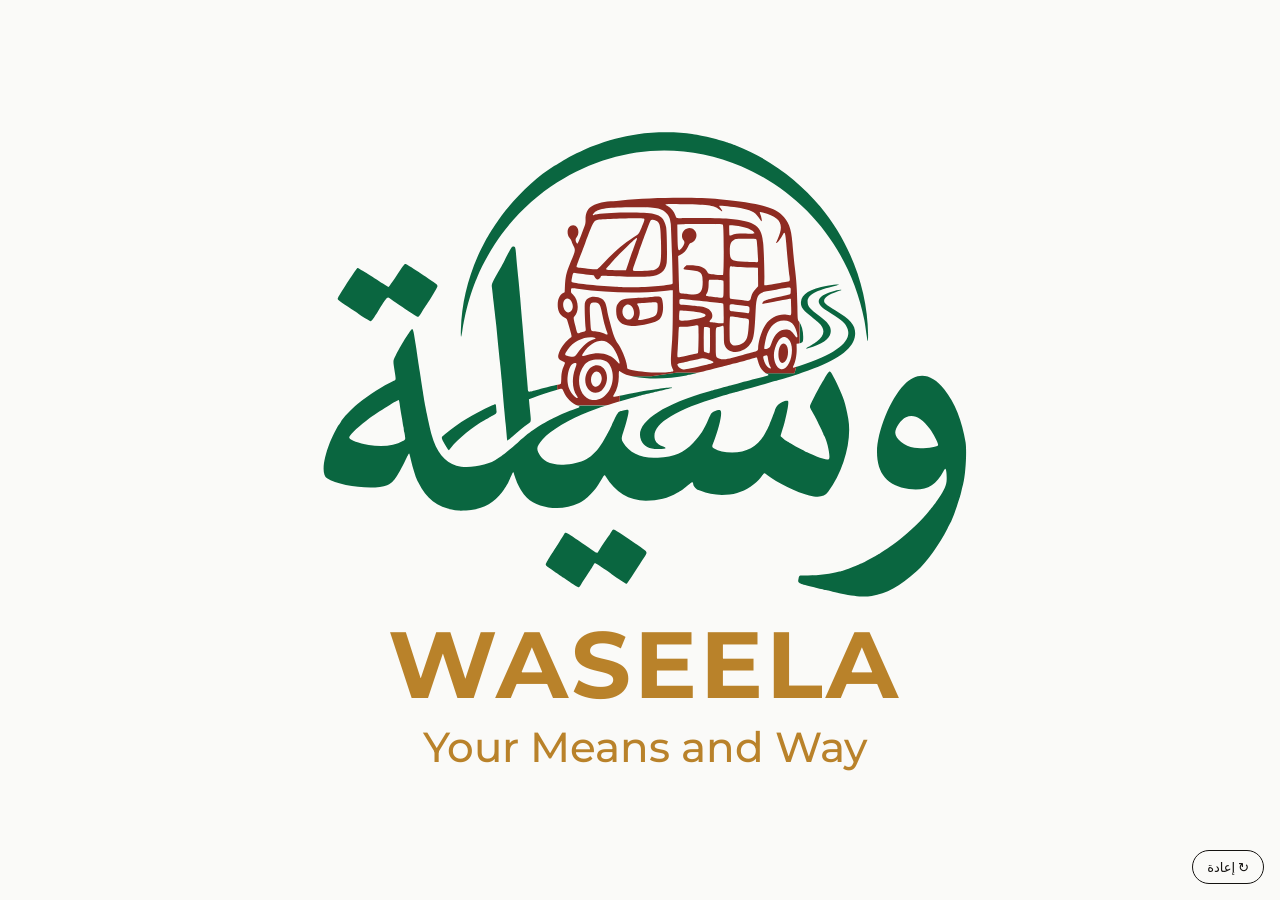
<file: index.html>
<!DOCTYPE html>
<html lang="ar" dir="rtl"><head><meta charset="utf-8">
<meta name="viewport" content="width=device-width, initial-scale=1, viewport-fit=cover">
<title>وسيلة — Waseela Splash</title>
<link href="https://fonts.googleapis.com/css2?family=Montserrat:wght@500;700&display=swap" rel="stylesheet">
<link rel="stylesheet" href="css/base.css">
<link rel="stylesheet" href="css/splash.css">
</head><body>
<svg id="logo" viewBox="0 0 1920 1800" role="img" aria-label="شعار وسيلة — Waseela: Your Means and Way" >
<defs>
<clipPath id="inTuk"><path d="M730 215L1300 215L1350 265L1386 330L1386 640L1372 694L1300 694L1060 692L990 702L906 702L906 780L740 780Z"/></clipPath>
<clipPath id="outTuk" clip-rule="evenodd"><path clip-rule="evenodd" d="M-100 -100H2100V1900H-100Z M730 215L1300 215L1350 265L1386 330L1386 640L1372 694L1300 694L1060 692L990 702L906 702L906 780L740 780Z"/></clipPath>
</defs>
<path class="fill g" clip-path="url(#outTuk)" d="M1578.0 1287.9C1617.5 1282.4 1650.9 1264.0 1698.3 1221.6C1723.8 1198.8 1759.2 1149.5 1780.0 1107.9C1784.5 1098.9 1788.6 1091.0 1789.0 1090.5C1790.7 1088.4 1799.4 1065.6 1805.1 1048.5C1813.2 1024.1 1814.6 1019.6 1816.4 1011.5C1819.0 1000.3 1821.1 991.8 1822.0 988.0C1828.3 963.5 1831.8 901.0 1828.2 878.0C1819.2 821.2 1799.5 772.1 1771.7 737.2C1736.7 693.4 1699.6 689.0 1664.5 724.5C1627.5 761.9 1592.0 849.7 1592.0 903.5C1592.0 962.0 1620.3 994.9 1677.0 1002.6C1721.1 1008.5 1747.9 994.7 1769.2 955.0C1771.1 951.4 1773.3 948.5 1774.1 948.5C1776.4 948.5 1778.1 961.8 1777.8 976.5C1777.4 992.2 1772.6 1003.5 1755.1 1029.5C1745.6 1043.7 1741.7 1048.7 1724.3 1069.1C1702.6 1094.4 1664.8 1129.2 1636.8 1149.5C1626.3 1157.0 1598.1 1176.0 1597.3 1176.0C1596.9 1176.0 1594.6 1177.3 1592.1 1178.9C1583.8 1184.2 1556.6 1199.0 1552.0 1200.6C1549.5 1201.5 1543.7 1204.0 1539.0 1206.1C1529.6 1210.3 1500.8 1221.0 1498.8 1221.0C1498.1 1221.0 1494.8 1221.9 1491.4 1222.9C1470.1 1229.6 1428.1 1234.3 1399.0 1233.2C1384.5 1232.7 1384.8 1232.5 1382.7 1241.7C1379.9 1253.8 1380.7 1254.2 1429.0 1265.9C1442.5 1269.2 1454.6 1272.0 1456.0 1272.3C1457.4 1272.6 1465.5 1274.4 1474.0 1276.4C1482.5 1278.5 1491.8 1280.6 1494.5 1281.1C1537.0 1289.4 1555.9 1291.0 1578.0 1287.9ZM803.6 1255.8C806.7 1250.7 813.9 1239.8 819.4 1231.5C829.2 1217.1 835.7 1206.6 837.2 1202.8C838.6 1199.3 840.9 1199.8 849.2 1205.5C853.8 1208.6 861.8 1214.0 867.0 1217.5C872.2 1221.0 880.1 1226.5 884.5 1229.7C902.0 1242.3 923.1 1255.9 924.4 1255.4C925.8 1254.8 936.6 1238.8 957.5 1206.0C964.0 1195.8 970.3 1186.2 971.5 1184.5C979.8 1173.0 979.5 1170.1 969.3 1163.2C965.0 1160.3 958.0 1155.4 953.8 1152.2C939.4 1141.6 904.1 1118.0 893.4 1111.9C888.2 1109.0 887.7 1109.4 881.5 1120.0C879.1 1124.3 876.5 1128.2 876.0 1128.5C874.8 1129.2 857.9 1154.5 851.0 1165.8C845.0 1175.5 847.0 1176.0 824.0 1159.5C812.3 1151.2 789.2 1135.4 775.8 1126.5C762.7 1117.9 760.8 1117.5 757.6 1123.2C756.5 1125.0 751.1 1133.7 745.6 1142.5C740.0 1151.3 735.0 1159.3 734.5 1160.2C734.0 1161.1 732.2 1163.8 730.7 1166.2C721.8 1179.7 713.6 1193.3 710.7 1198.8C706.9 1206.4 705.6 1205.0 731.4 1222.5C740.8 1228.9 752.0 1236.6 756.4 1239.6C777.0 1254.2 793.7 1264.9 795.7 1264.9C797.4 1265.0 799.1 1263.0 803.6 1255.8ZM509.5 1058.9C544.6 1054.2 571.1 1039.0 592.1 1011.5C596.5 1005.7 609.0 985.9 609.0 984.7C609.0 984.4 610.7 980.4 612.9 975.8C615.0 971.2 617.7 965.4 618.8 962.8C621.2 957.4 622.7 956.7 623.6 960.8C623.9 962.3 624.5 964.5 625.0 965.7C625.5 966.8 627.5 972.7 629.6 978.7C635.2 995.2 647.7 1015.6 658.4 1025.8C689.8 1055.6 753.0 1062.3 796.3 1040.5C808.4 1034.4 811.7 1032.0 823.4 1021.1C836.7 1008.8 845.5 997.3 856.9 977.8C865.1 963.8 865.3 963.6 868.7 969.5C893.3 1010.9 931.5 1034.0 975.5 1034.0C1008.8 1033.9 1034.9 1027.4 1059.3 1012.8C1063.2 1010.4 1067.7 1007.9 1069.1 1007.1C1070.6 1006.4 1076.4 1001.9 1082.2 997.2C1098.4 983.7 1099.0 983.3 1100.7 985.5C1101.4 986.6 1102.0 988.5 1102.0 989.9C1102.0 994.6 1111.1 1005.0 1115.2 1005.0C1115.7 1005.0 1118.7 1006.2 1121.8 1007.6C1148.1 1019.6 1188.3 1021.9 1219.0 1013.1C1243.7 1005.9 1267.8 989.9 1283.1 970.4C1292.5 958.4 1290.8 959.0 1298.1 964.7C1325.0 985.7 1379.7 1012.5 1411.0 1020.0C1437.2 1026.3 1451.7 1023.5 1461.8 1010.2C1502.5 956.8 1525.5 873.4 1515.5 816.0C1511.6 794.0 1508.0 778.2 1504.3 767.0C1498.5 749.5 1481.9 713.1 1472.3 696.7C1465.7 685.3 1465.3 685.5 1451.2 709.2C1448.8 713.2 1445.9 718.1 1444.7 720.0C1435.8 734.5 1414.4 776.8 1413.4 781.8C1412.7 785.1 1412.6 784.8 1424.6 806.0C1427.2 810.7 1430.2 816.3 1431.3 818.5C1432.3 820.7 1436.8 829.7 1441.1 838.5C1445.4 847.3 1449.0 855.2 1449.0 856.0C1449.0 856.9 1449.6 858.4 1450.4 859.5C1458.7 871.7 1468.6 917.0 1464.0 922.5C1462.3 924.5 1456.1 924.4 1449.6 922.3C1436.2 918.0 1424.9 913.5 1414.3 908.5C1408.0 905.5 1402.3 903.0 1401.6 903.0C1400.9 903.0 1400.0 902.6 1399.4 902.1C1398.9 901.6 1395.1 899.5 1391.0 897.4C1381.3 892.6 1369.2 885.8 1361.0 880.5C1357.4 878.2 1353.8 876.1 1353.0 875.8C1349.3 874.5 1335.0 862.9 1335.0 861.3C1335.0 860.3 1337.0 853.4 1339.3 846.0C1341.7 838.6 1344.4 829.6 1345.3 826.0C1353.6 793.2 1357.3 770.8 1354.7 768.2C1351.3 764.9 1334.3 771.6 1327.7 778.9C1323.4 783.7 1322.0 786.2 1318.7 796.0C1317.3 800.1 1313.8 809.1 1311.0 816.0C1308.2 822.9 1305.5 829.7 1305.0 831.2C1303.9 834.7 1297.0 848.4 1291.8 857.2C1273.3 889.2 1244.6 905.0 1205.5 905.0C1185.1 905.0 1169.0 901.4 1157.8 894.4C1151.7 890.5 1151.5 889.4 1155.6 879.3C1171.2 840.8 1180.6 798.0 1174.5 793.0C1170.7 789.9 1152.7 796.5 1149.1 802.4C1148.1 804.1 1145.3 810.0 1143.0 815.5C1130.4 845.3 1122.3 857.9 1101.5 879.7C1076.2 906.3 1052.8 916.1 1007.4 919.0C963.7 921.7 933.4 908.5 914.6 878.2C910.1 870.9 910.1 867.5 915.3 851.5C926.3 817.5 931.4 795.4 928.9 792.4C927.6 790.8 926.7 790.8 912.8 794.2C901.0 797.0 902.2 795.4 884.0 833.9C880.5 841.3 876.2 849.8 874.6 852.6C872.9 855.5 868.7 863.0 865.2 869.2C839.3 915.8 812.9 933.4 762.9 937.2C724.0 940.1 701.2 930.4 688.9 905.5C683.4 894.3 685.9 886.6 700.6 870.0C721.8 845.9 770.2 816.8 823.0 796.5C852.5 785.1 876.6 777.2 916.5 765.9C935.8 760.5 953.8 755.4 956.5 754.6C959.2 753.8 970.0 751.1 980.5 748.6C991.0 746.0 1002.2 743.3 1005.5 742.5C1008.8 741.7 1016.7 739.9 1023.0 738.6C1043.1 734.3 1045.0 733.9 1045.6 732.9C1046.4 731.6 1038.0 731.8 1025.5 733.5C1019.5 734.3 1009.3 735.7 1003.0 736.6C983.3 739.2 970.8 741.1 963.5 742.5C959.6 743.2 948.9 745.3 939.5 747.0C930.1 748.8 914.9 751.9 905.7 754.0C887.0 758.2 886.1 758.0 890.3 751.3C899.0 737.5 903.4 721.3 903.5 702.8C903.5 687.1 903.7 686.4 908.1 689.9C932.8 709.2 1017.4 714.0 1084.0 699.9C1105.3 695.4 1095.7 697.8 1172.0 678.2C1180.5 676.0 1191.1 673.2 1195.5 672.0C1199.9 670.8 1206.7 669.0 1210.5 668.0C1221.5 665.1 1243.8 659.2 1251.5 657.0C1264.9 653.3 1271.1 651.8 1271.7 652.3C1272.0 652.6 1273.0 656.2 1274.1 660.2C1276.9 670.9 1279.7 677.2 1284.3 683.5C1288.4 688.8 1297.1 696.0 1299.6 696.0C1301.3 696.0 1303.0 698.4 1302.2 699.6C1301.8 700.1 1293.8 702.5 1284.5 704.8C1264.0 709.9 1236.5 717.0 1225.5 720.0C1221.1 721.2 1212.3 723.5 1206.0 725.2C1191.2 729.1 1190.3 729.3 1178.5 732.4C1173.0 733.9 1165.1 736.0 1161.0 737.1C1156.9 738.2 1152.4 739.5 1151.0 740.0C1149.6 740.5 1146.0 741.5 1143.0 742.4C1012.9 779.0 943.6 829.3 963.2 873.0C970.2 888.5 985.6 896.4 1008.5 896.1C1030.8 895.8 1033.7 893.9 1020.1 888.5C1004.8 882.4 998.5 874.4 998.5 861.0C998.7 826.3 1058.3 790.4 1172.0 756.7C1202.3 747.7 1212.1 744.8 1215.5 744.0C1217.2 743.6 1221.0 742.5 1224.0 741.7C1227.0 740.9 1241.2 737.0 1255.5 733.1C1269.8 729.2 1287.8 724.2 1295.5 721.9C1303.2 719.6 1314.0 716.5 1319.5 714.9C1325.0 713.4 1334.2 710.8 1340.0 709.1C1345.8 707.4 1352.8 705.3 1355.5 704.5C1364.1 702.1 1402.2 689.4 1409.0 686.7C1412.6 685.3 1418.7 683.0 1422.5 681.5C1494.6 653.8 1530.3 625.1 1533.5 592.4C1535.9 567.4 1523.4 551.5 1481.5 526.4C1455.5 510.9 1451.0 507.1 1451.0 500.6C1451.0 493.7 1460.2 486.1 1476.0 480.1C1480.7 478.3 1486.1 476.2 1488.0 475.5C1489.9 474.7 1492.7 473.9 1494.2 473.6C1497.7 472.8 1497.9 471.0 1494.4 471.0C1484.5 471.0 1458.2 479.5 1448.2 486.0C1429.6 498.0 1433.2 511.6 1459.6 528.1C1492.1 548.6 1503.4 557.3 1509.2 566.5C1532.4 603.6 1492.0 639.1 1386.6 674.2C1367.6 680.5 1365.9 680.5 1368.9 674.9C1374.7 664.0 1378.3 645.3 1377.8 628.1L1377.5 615.6L1383.5 614.5C1394.8 612.4 1395.3 611.5 1395.2 596.3C1395.0 580.1 1391.5 567.5 1384.2 556.2C1380.3 550.2 1380.3 550.2 1379.7 513.8C1378.8 469.2 1377.3 447.1 1372.5 409.0C1370.9 396.1 1368.8 375.0 1366.4 346.0C1363.2 306.4 1356.7 289.5 1337.7 271.4C1316.2 250.7 1270.5 239.4 1171.5 230.0C1107.3 223.9 990.1 225.3 909.0 233.0C903.2 233.5 891.1 234.7 882.0 235.6C831.7 240.4 814.8 252.8 814.8 284.8C814.9 295.6 815.0 295.3 803.3 325.4C794.1 349.4 793.1 351.0 790.6 346.2C787.3 339.8 787.4 335.5 791.0 331.0C800.6 318.8 794.8 299.3 781.6 299.6C767.4 299.9 761.9 320.3 772.4 333.2C775.1 336.4 777.1 340.0 777.5 342.3C777.9 344.4 780.2 350.0 782.7 354.8C788.4 365.9 788.2 366.9 773.3 402.0C763.3 425.5 760.7 437.8 759.6 466.0C759.3 472.3 759.1 477.6 759.1 477.7C759.0 477.9 757.2 478.9 755.0 480.0C745.9 484.6 740.5 496.5 740.5 511.5C740.5 528.1 745.8 538.1 758.3 545.5C764.5 549.2 765.2 549.9 766.5 554.5C779.9 600.1 779.1 595.7 774.4 599.3C763.3 608.0 751.5 622.2 746.5 633.3C738.6 650.5 740.3 657.4 753.5 661.8C760.8 664.3 761.1 665.3 757.2 674.0C752.3 684.8 750.7 692.3 750.1 708.0C749.5 722.4 749.5 722.4 746.5 723.2C744.9 723.6 738.1 725.1 731.5 726.5C717.4 729.5 706.6 732.2 695.5 735.5C658.9 746.1 661.6 746.4 660.6 731.7C660.2 726.6 659.5 718.0 659.0 712.5C658.5 707.0 657.3 694.0 656.5 683.5C654.9 664.5 652.9 640.3 651.1 619.5C650.5 613.5 649.6 602.2 649.0 594.5C648.4 586.8 647.3 573.3 646.5 564.5C644.5 541.7 642.3 515.5 640.5 493.0C639.6 482.3 637.6 460.7 636.0 445.0C631.4 399.3 630.0 384.3 629.1 371.7C628.1 358.7 626.9 356.0 621.9 356.0C618.1 356.0 617.2 357.4 598.8 393.0C594.9 400.4 590.1 409.4 588.0 413.0C565.2 452.7 563.8 455.9 565.0 464.5C565.6 468.4 566.5 476.0 567.0 481.5C567.5 487.0 568.6 497.1 569.5 504.0C570.3 510.9 571.6 522.6 572.5 530.0C573.3 537.4 574.4 547.1 574.9 551.5C576.2 562.0 577.8 576.7 578.5 585.5C579.3 594.5 582.0 621.3 587.6 675.0C589.0 688.5 590.5 704.7 591.1 711.0C592.0 721.7 594.8 754.0 598.5 796.5C599.4 806.4 600.7 820.4 601.5 827.5C602.3 834.6 603.4 846.8 604.0 854.5C605.4 871.1 605.7 873.0 607.1 873.0C607.7 873.0 613.9 867.9 620.9 861.7C635.3 848.8 648.8 838.0 660.9 829.4C670.3 822.7 670.0 824.9 666.6 792.5C665.8 784.8 664.8 775.1 664.5 770.9L663.8 763.2L673.1 759.7C694.5 751.6 713.5 745.3 739.5 737.7C753.3 733.6 752.6 733.3 756.5 743.5C762.9 759.7 778.8 775.5 794.1 780.5C801.6 783.0 800.3 784.6 786.5 789.5C767.4 796.3 754.9 801.6 729.5 813.5C717.2 819.3 696.0 831.5 681.0 841.6C664.8 852.4 657.5 858.2 633.8 879.1C615.7 894.9 593.7 912.9 588.5 916.0C586.3 917.3 582.7 919.8 580.5 921.6C558.2 939.5 500.4 949.4 470.5 940.4C438.8 930.8 416.7 903.2 404.3 858.0C400.8 845.2 394.4 817.1 391.5 802.0C390.6 797.3 389.2 790.6 388.5 787.0C386.0 774.8 384.0 763.5 381.0 743.5C377.5 720.8 375.9 710.1 373.0 691.5C368.5 662.5 366.9 652.0 365.5 642.0C364.7 636.2 363.2 625.6 362.0 618.5C360.9 611.3 359.0 599.9 357.9 593.0C356.0 581.2 354.2 576.0 352.0 576.0C351.1 576.0 343.6 586.6 334.8 600.2C328.3 610.4 317.1 629.9 308.8 645.7C300.9 660.8 301.0 658.8 306.0 690.5C309.4 711.5 309.4 711.1 303.5 713.8C272.9 728.1 239.2 749.8 207.5 775.5C188.7 790.8 168.7 812.2 161.3 825.0C159.9 827.5 157.5 830.9 155.9 832.7C152.7 836.4 137.7 866.7 132.7 879.5C113.7 928.6 111.0 964.2 125.5 974.3C156.1 995.6 251.9 1006.6 285.7 992.8C301.6 986.3 312.2 971.7 334.7 925.2C339.3 915.8 343.5 908.0 344.0 908.0C344.9 908.0 345.1 908.5 346.9 916.0C350.5 931.2 352.2 937.8 355.3 948.5C361.0 967.9 362.8 972.8 369.0 985.6C392.2 1032.8 424.1 1055.1 476.0 1060.3C481.6 1060.9 500.8 1060.1 509.5 1058.9ZM456.4 891.7C472.3 870.5 516.2 834.8 546.5 818.4C550.4 816.4 555.1 813.7 557.0 812.5C558.9 811.3 563.8 808.6 567.8 806.5C575.9 802.4 578.1 800.0 577.5 796.1C577.3 794.7 576.8 789.6 576.4 784.8C575.7 774.7 576.2 774.9 566.2 779.6C509.7 806.3 482.2 823.1 439.7 856.5C430.0 864.1 429.8 865.1 434.5 874.8C439.0 883.9 448.6 899.0 449.9 899.0C450.5 899.0 453.4 895.7 456.4 891.7ZM1691.5 892.9C1665.9 888.7 1640.7 868.6 1640.7 852.7C1640.8 839.5 1655.9 817.6 1669.3 811.5C1689.4 802.1 1710.6 812.5 1733.2 842.9C1741.5 854.0 1755.0 880.0 1755.0 885.0C1755.0 891.1 1712.4 896.4 1691.5 892.9ZM236.5 885.4C209.3 880.7 188.3 873.2 185.0 866.9C182.2 861.8 199.1 844.5 231.0 819.8C251.7 803.8 313.7 764.3 316.5 765.4C317.2 765.6 318.2 769.7 318.9 774.7C320.8 788.7 321.8 794.7 324.0 807.0C325.2 813.3 326.6 821.9 327.1 826.0C327.6 830.1 328.5 834.8 329.0 836.4C329.6 838.0 330.0 840.7 330.0 842.4C330.0 844.2 330.7 848.2 331.5 851.3C332.3 854.5 333.3 860.1 333.6 863.8C334.3 870.6 334.3 870.6 327.4 874.7C305.3 887.7 272.4 891.5 236.5 885.4ZM832.5 765.0C797.4 760.1 785.2 704.5 812.0 671.3C819.9 661.6 831.2 657.0 847.7 657.0C867.4 657.0 877.7 663.8 883.5 680.6C898.1 722.8 869.5 770.1 832.5 765.0ZM784.8 755.0C770.5 742.3 764.3 722.6 767.3 700.0C769.8 681.7 776.1 669.2 783.7 667.6C792.1 665.9 792.3 666.6 787.1 681.3C777.4 708.9 779.3 737.2 791.9 754.9C796.8 761.7 792.4 761.8 784.8 755.0ZM849.3 744.8C861.2 741.2 872.0 723.0 872.0 706.5C872.0 670.8 835.4 659.9 819.2 690.9C804.4 719.1 823.1 752.7 849.3 744.8ZM838.4 729.0C826.4 724.2 826.3 699.2 838.2 691.2C847.4 685.2 858.0 694.2 858.0 708.0C858.0 721.2 847.4 732.7 838.4 729.0ZM974.0 690.5C950.6 688.3 926.0 683.2 926.0 680.6C926.0 666.1 914.3 634.8 901.9 616.0C892.2 601.2 889.4 593.7 879.2 555.0C875.2 539.9 873.2 531.4 872.5 526.5C869.0 503.4 863.6 495.4 848.5 491.4C830.7 486.6 815.8 493.0 813.0 506.6C811.7 512.6 813.0 555.4 814.9 572.5C815.9 581.5 815.9 581.6 809.2 583.4C806.0 584.3 801.5 585.6 799.1 586.4C792.8 588.5 792.8 588.7 787.7 567.7C782.3 546.0 782.2 545.0 785.0 542.5C798.5 530.3 796.3 497.6 781.1 483.9C776.3 479.5 776.0 479.0 776.0 474.4C776.0 466.3 775.7 466.4 793.1 468.8C873.1 479.9 953.8 481.9 1024.0 474.5C1032.5 473.6 1041.3 472.8 1043.5 472.7L1047.5 472.5L1047.4 527.5C1047.3 567.1 1046.8 588.6 1045.7 604.5C1041.2 666.0 1041.3 670.6 1046.6 681.2C1050.8 689.5 1051.1 689.3 1032.9 691.0C1018.0 692.3 991.1 692.1 974.0 690.5ZM1071.0 682.7C1065.6 679.9 1063.0 677.7 1060.9 674.3C1058.1 669.7 1059.3 668.5 1068.5 666.5C1072.4 665.7 1079.8 664.1 1085.0 663.0C1090.2 661.9 1097.7 660.3 1101.5 659.5C1105.3 658.7 1111.4 657.4 1115.0 656.5C1129.5 653.0 1131.8 653.3 1148.8 660.2C1161.1 665.3 1160.4 665.7 1122.5 674.4C1079.8 684.2 1075.4 685.0 1071.0 682.7ZM1334.4 682.4C1321.7 678.1 1313.6 653.2 1318.5 633.6C1326.6 601.7 1341.1 589.6 1355.3 602.9C1377.2 623.2 1359.4 690.9 1334.4 682.4ZM1303.1 679.6C1296.8 674.9 1292.0 666.6 1289.5 656.1C1287.9 649.6 1288.3 648.5 1292.2 647.1C1299.6 644.5 1300.1 645.0 1301.6 657.0C1302.4 663.6 1305.3 672.9 1307.6 676.4C1310.8 681.5 1308.2 683.3 1303.1 679.6ZM899.2 663.1C880.7 641.2 853.2 635.0 819.0 645.0C804.0 649.4 803.2 649.0 809.1 639.9C825.4 614.7 852.1 601.7 870.2 610.2C884.1 616.7 897.6 636.2 904.1 659.2C907.1 670.0 905.8 671.0 899.2 663.1ZM1347.3 662.0C1357.0 651.3 1357.3 623.2 1347.8 616.6C1338.8 610.3 1330.3 621.6 1329.2 641.1C1328.2 662.2 1337.4 673.0 1347.3 662.0ZM1172.7 655.3C1161.6 651.6 1162.0 653.1 1162.0 610.7C1162.0 568.7 1161.4 571.7 1169.9 570.6C1172.9 570.2 1176.7 569.1 1178.2 568.2C1183.2 565.3 1183.5 566.7 1183.6 590.8C1183.7 608.4 1184.0 613.5 1185.4 617.8C1194.9 647.2 1242.1 641.9 1258.1 609.6C1263.9 597.9 1265.7 582.9 1268.5 524.0C1270.3 487.4 1275.1 479.4 1297.5 475.6C1303.0 474.6 1310.7 473.2 1314.5 472.5C1365.8 462.3 1362.2 462.1 1361.8 474.8C1361.5 484.5 1363.2 483.2 1344.0 487.3C1298.9 496.9 1290.1 499.7 1287.0 505.5C1284.5 510.1 1281.2 510.5 1334.5 499.9C1359.9 494.8 1361.6 494.6 1362.3 495.7C1362.5 496.1 1362.9 506.2 1363.1 518.0C1363.5 542.4 1364.7 540.4 1351.5 538.2C1330.5 534.8 1307.6 545.6 1294.3 565.0C1284.8 578.9 1275.0 610.4 1275.0 626.8C1275.0 633.8 1273.9 634.6 1260.5 638.1C1244.3 642.3 1243.7 642.4 1234.5 645.0C1190.5 657.1 1182.3 658.5 1172.7 655.3ZM1060.2 650.7C1059.5 649.9 1059.6 643.2 1060.5 630.0C1061.2 619.3 1062.1 601.9 1062.5 591.3C1062.9 580.8 1063.6 571.6 1064.0 570.9C1064.6 570.0 1068.3 569.7 1077.7 569.9C1087.3 570.0 1092.8 569.6 1100.0 568.1C1111.5 565.6 1114.6 565.5 1115.4 567.6C1116.9 571.4 1116.0 638.7 1114.5 640.0C1113.1 641.1 1101.4 643.9 1075.5 649.0C1070.0 650.1 1064.5 651.2 1063.4 651.5C1062.2 651.8 1060.8 651.4 1060.2 650.7ZM769.7 648.5C758.0 646.4 757.7 644.2 767.5 630.4C783.3 608.3 811.2 595.3 836.3 598.4C842.5 599.2 844.1 601.5 839.2 602.6C824.2 606.3 806.6 620.6 794.0 639.5C786.3 651.1 785.5 651.4 769.7 648.5ZM1137.1 638.9C1134.1 637.9 1131.3 636.5 1130.8 635.8C1129.7 634.0 1129.8 572.8 1130.9 571.1C1132.0 569.3 1144.8 571.1 1146.2 573.2C1146.6 573.9 1146.9 589.4 1146.7 607.5C1146.5 645.2 1147.3 642.5 1137.1 638.9ZM1292.1 629.1C1290.7 628.2 1291.4 621.7 1294.6 606.5C1300.0 580.7 1310.9 564.0 1326.9 556.9C1343.6 549.6 1362.4 553.7 1370.5 566.4C1376.4 575.8 1381.9 596.2 1378.9 598.1C1377.4 599.1 1376.6 598.3 1369.3 588.7C1362.7 579.9 1358.3 577.5 1349.1 577.5C1332.4 577.5 1319.7 589.1 1311.0 612.5C1309.1 617.5 1307.0 622.5 1306.2 623.8C1303.9 627.3 1294.7 630.8 1292.1 629.1ZM1408.0 627.6C1446.5 615.5 1464.5 603.4 1468.0 587.1C1471.3 571.7 1464.0 560.3 1438.5 541.2C1413.0 522.0 1407.1 514.9 1407.0 503.7C1406.9 484.6 1426.4 473.6 1484.5 459.9C1502.0 455.7 1481.9 456.3 1459.5 460.6C1412.7 469.6 1391.1 482.6 1389.3 503.0C1388.1 515.7 1392.8 523.4 1410.8 538.2C1439.5 561.8 1442.2 564.3 1445.7 570.5C1453.1 583.9 1448.3 597.2 1431.6 609.4C1424.5 614.6 1409.6 624.0 1408.2 624.0C1407.1 624.1 1401.4 629.0 1402.5 629.0C1403.0 629.0 1405.5 628.3 1408.0 627.6ZM1207.5 619.0C1204.2 617.7 1200.9 613.4 1199.9 609.3C1198.4 602.8 1198.8 544.4 1200.3 543.2C1201.3 542.4 1205.3 542.6 1215.1 544.0C1222.5 545.1 1231.9 546.5 1236.0 547.1C1252.9 549.4 1251.4 546.7 1249.5 572.0C1247.7 597.3 1244.9 605.4 1235.8 612.9C1228.8 618.6 1214.2 621.8 1207.5 619.0ZM1568.2 590.8C1567.4 471.0 1520.6 345.6 1441.1 250.0C1381.3 178.2 1298.6 118.3 1215.5 86.5C1211.7 85.1 1206.9 83.3 1205.0 82.5C1196.3 79.2 1192.5 77.9 1178.5 73.7C1158.2 67.5 1133.3 61.5 1117.5 59.0C1110.3 57.9 1102.0 56.5 1099.0 56.0C1062.9 49.7 996.6 49.9 954.0 56.4C910.2 63.1 879.7 71.2 831.0 89.0C820.4 92.9 781.0 111.7 768.0 119.0C762.8 122.0 749.2 130.2 730.7 141.5C686.3 168.7 630.3 221.5 591.1 273.0C584.2 282.1 562.0 315.3 558.0 322.5C556.2 325.8 553.7 330.1 552.5 332.0C548.7 338.1 532.6 370.0 527.6 381.5C499.3 446.2 484.4 510.5 482.4 576.9C481.6 601.1 482.8 602.7 486.0 582.0C489.2 561.5 489.7 558.5 492.5 545.2C499.3 513.1 511.0 473.9 521.9 447.5C523.5 443.6 525.8 438.0 527.0 435.0C539.5 404.0 569.2 352.0 591.0 323.0C632.1 268.2 683.4 220.5 739.5 184.8C826.2 129.6 925.7 99.9 1024.0 99.7C1093.0 99.6 1166.3 114.6 1229.6 141.9C1400.9 215.6 1521.5 366.3 1558.4 553.0C1559.8 560.5 1561.7 572.7 1564.5 594.0C1567.2 614.0 1568.3 613.1 1568.2 590.8ZM868.5 590.0C867.4 588.2 847.9 582.8 839.9 582.1C828.6 581.1 829.3 582.7 827.4 553.0C824.7 509.3 825.5 505.5 837.8 505.5C849.7 505.6 853.6 509.8 856.9 525.5C861.7 549.0 863.4 556.2 866.6 567.5C868.5 574.1 870.9 581.7 872.1 584.3C873.2 586.9 873.8 589.5 873.5 590.0C872.7 591.3 869.3 591.3 868.5 590.0ZM952.2 567.0C978.4 564.8 1000.6 559.0 1010.3 551.6C1019.1 545.0 1023.1 528.9 1021.0 508.7C1019.0 489.2 1017.2 488.1 991.8 490.5C982.3 491.3 963.2 492.5 949.5 493.0C917.0 494.2 911.0 495.9 902.9 506.1C897.5 513.0 896.5 516.4 896.5 529.5C896.6 554.5 909.7 566.8 937.5 567.9C939.1 567.9 945.8 567.5 952.2 567.0ZM1162.0 559.4C1157.9 558.7 1152.6 558.1 1150.2 558.1C1144.5 558.0 1143.9 556.0 1148.3 551.6C1155.2 544.7 1154.3 533.4 1146.2 525.8C1140.2 520.2 1132.7 517.6 1117.0 515.6C1106.7 514.3 1099.8 513.6 1075.5 511.4C1065.7 510.5 1065.0 510.0 1065.0 503.7C1065.0 495.4 1065.0 495.4 1078.7 496.8C1085.2 497.5 1099.3 498.9 1110.0 500.0C1120.7 501.1 1137.2 502.8 1146.5 503.9C1155.8 505.0 1167.4 506.2 1172.2 506.5C1177.0 506.9 1181.4 507.8 1181.9 508.4C1183.1 509.8 1183.8 558.0 1182.7 559.8C1181.7 561.3 1172.1 561.2 1162.0 559.4ZM248.9 547.8C251.6 543.8 257.1 535.3 261.1 529.0C285.7 490.0 286.1 489.6 292.4 494.3C304.0 503.1 363.9 542.9 366.3 543.5C369.1 544.2 370.7 542.6 377.5 532.0C380.2 527.7 387.7 516.1 394.1 506.3C408.1 484.6 420.0 464.0 420.0 461.2C420.0 460.0 418.2 457.6 415.9 455.6C408.7 449.5 342.5 405.9 336.5 403.5C332.0 401.5 333.1 400.3 309.8 435.2C299.2 451.0 290.1 464.0 289.4 464.0C288.8 464.0 282.5 460.1 275.4 455.3C245.0 434.8 209.6 413.0 206.7 413.0C204.6 413.0 162.6 477.4 154.7 492.6C152.3 497.3 153.4 498.3 180.4 516.0C193.6 524.7 206.1 533.0 208.0 534.5C216.0 540.6 239.7 554.9 241.7 555.0C243.3 555.0 245.2 553.1 248.9 547.8ZM1065.0 551.9C1063.7 549.6 1064.7 527.3 1066.1 526.4C1066.5 526.2 1073.3 526.6 1081.2 527.5C1089.1 528.3 1102.0 529.7 1110.0 530.5C1135.4 533.2 1143.0 540.5 1125.6 545.5C1099.2 553.1 1067.4 556.5 1065.0 551.9ZM955.0 551.1C955.0 550.6 955.8 548.2 956.8 545.8C960.9 536.3 959.9 522.9 954.5 513.6C951.1 507.7 951.7 507.0 960.3 507.0C964.3 507.0 975.6 506.3 985.5 505.5C1007.5 503.7 1007.0 503.4 1007.0 516.5C1007.0 531.9 1004.9 538.0 998.0 541.8C988.4 547.3 955.0 554.5 955.0 551.1ZM923.5 549.1C909.4 540.4 909.7 518.0 924.0 511.5C933.6 507.2 944.0 518.3 944.0 533.1C944.0 546.1 932.8 554.9 923.5 549.1ZM1235.5 532.0C1228.3 531.0 1217.5 529.7 1211.5 529.0C1198.8 527.6 1199.0 527.8 1199.0 518.2C1199.0 509.1 1198.8 509.2 1214.9 511.3C1221.8 512.2 1232.0 513.4 1237.5 514.0C1252.1 515.6 1252.0 515.6 1252.0 523.9C1252.0 529.8 1250.2 535.1 1248.7 533.9C1248.6 533.8 1242.7 532.9 1235.5 532.0ZM766.0 531.3C754.9 527.3 751.1 505.2 760.1 497.5C773.5 486.3 788.6 515.5 776.0 528.2C772.4 531.9 769.7 532.7 766.0 531.3ZM1238.5 499.9C1235.8 499.4 1226.4 498.4 1217.6 497.5C1208.9 496.7 1201.1 495.5 1200.4 494.9C1199.2 494.0 1199.0 486.1 1199.0 451.5C1199.0 404.7 1198.6 407.4 1205.6 409.1C1210.0 410.1 1242.2 411.9 1261.5 412.3L1274.5 412.5L1274.8 437.2L1275.0 461.9L1269.6 468.0C1261.4 477.2 1258.4 482.3 1256.5 490.3C1253.6 502.0 1252.9 502.4 1238.5 499.9ZM1168.5 492.0C1165.2 491.6 1158.0 490.7 1152.5 490.1C1133.9 487.9 1134.0 488.0 1138.0 481.6C1141.2 476.3 1143.0 467.3 1143.0 456.4C1143.0 448.9 1143.4 445.9 1144.4 445.1C1145.7 444.0 1174.1 445.2 1180.8 446.6C1183.0 447.0 1183.0 447.0 1182.8 469.8C1182.5 495.3 1183.4 493.9 1168.5 492.0ZM1090.5 483.0C1086.7 482.5 1079.8 481.8 1075.3 481.4C1063.7 480.4 1064.6 482.5 1063.9 455.8C1063.5 443.0 1062.9 421.0 1062.5 406.9L1061.7 381.3L1068.1 377.9C1077.4 373.0 1083.4 366.5 1088.0 356.6C1091.5 349.0 1092.3 348.1 1095.7 346.9C1109.9 342.2 1115.4 324.3 1105.8 313.4C1088.9 294.2 1060.5 320.4 1076.7 340.3C1080.6 345.1 1077.9 353.4 1069.7 361.8C1061.1 370.6 1060.6 368.3 1059.8 318.0L1059.5 297.5L1074.5 296.7C1082.8 296.3 1109.7 296.1 1134.4 296.3C1179.4 296.7 1179.4 296.7 1181.2 299.0C1183.8 302.3 1184.0 430.7 1181.4 431.7C1180.5 432.0 1171.8 431.7 1162.1 431.0C1142.8 429.7 1142.3 429.5 1138.9 422.9C1133.1 411.4 1118.0 406.0 1092.1 406.0C1083.7 406.0 1083.7 406.0 1079.8 410.1C1073.5 416.7 1074.3 417.3 1091.0 418.7C1122.9 421.5 1127.2 425.2 1127.2 450.3C1127.1 480.0 1119.8 486.5 1090.5 483.0ZM921.5 464.4C918.2 464.2 906.3 463.6 895.0 463.0C840.8 460.2 781.5 453.9 778.1 450.5C776.9 449.3 777.0 447.6 778.8 438.4C781.1 427.3 782.0 425.6 785.5 426.5C787.4 427.1 811.8 429.9 829.4 431.7C837.3 432.5 837.3 432.5 838.5 435.9C839.8 439.7 844.2 444.0 847.0 444.0C849.3 444.0 855.0 439.3 855.0 437.4C855.0 433.6 858.6 433.2 879.0 434.6C910.0 436.7 968.1 437.5 985.0 436.1C1013.4 433.7 1027.6 422.5 1031.1 400.1C1032.9 388.0 1031.8 314.9 1029.6 304.1C1025.2 282.6 1016.2 272.9 996.9 269.0C972.1 263.9 881.5 264.4 845.4 269.9C842.0 270.4 838.3 271.3 837.1 272.0C832.6 274.3 833.3 270.0 838.0 265.8C850.4 254.8 874.4 251.6 944.5 251.6C1004.5 251.6 1016.3 253.6 1029.8 266.4C1037.2 273.3 1040.4 281.3 1042.0 296.0C1043.3 308.6 1047.7 444.9 1047.1 454.8C1046.8 459.9 959.1 466.6 921.5 464.4ZM1291.7 459.3C1291.3 459.0 1291.3 452.5 1291.6 445.1C1292.3 431.4 1290.7 377.5 1288.9 351.5C1285.4 300.7 1268.8 288.3 1196.0 281.9C1178.5 280.4 1112.3 279.4 1083.0 280.2C1055.6 281.0 1057.4 281.4 1054.5 273.5C1050.6 262.7 1043.4 254.0 1033.6 248.3C1022.6 241.9 1023.3 241.8 1078.0 243.0C1147.5 244.4 1158.4 246.2 1173.4 258.5C1180.5 264.3 1181.2 262.1 1175.0 253.9C1172.8 250.9 1171.0 248.2 1171.0 247.8C1171.0 245.7 1212.2 250.3 1236.0 255.0C1259.8 259.8 1269.5 266.0 1279.3 282.8C1281.1 285.8 1283.2 288.6 1283.9 288.8C1286.0 289.5 1284.4 279.0 1281.3 271.2C1278.1 263.4 1278.4 263.2 1287.3 265.5C1334.9 277.7 1345.6 296.8 1327.0 336.4C1324.8 341.2 1323.0 345.5 1323.0 346.0C1323.0 350.8 1335.3 335.6 1342.0 322.5C1345.9 315.0 1348.0 321.6 1349.9 347.0C1352.2 377.4 1356.1 417.0 1358.6 434.9C1360.4 448.4 1360.4 448.4 1351.0 450.0C1347.4 450.5 1339.5 451.9 1333.5 453.0C1303.8 458.5 1292.5 460.2 1291.7 459.3ZM942.2 420.4C939.8 419.3 940.8 415.6 950.5 388.5C953.1 381.4 955.6 374.1 956.2 372.5C960.1 361.1 976.5 315.7 979.5 308.0C980.3 306.1 982.6 300.1 984.7 294.7C989.0 283.6 989.6 283.2 997.4 285.4C1013.0 289.9 1014.8 295.4 1015.9 340.5C1017.5 402.1 1015.0 412.8 997.4 418.4C991.5 420.3 945.7 422.0 942.2 420.4ZM881.6 418.9C868.0 418.0 867.3 417.4 873.1 411.2C875.6 408.6 880.3 403.4 883.6 399.5C899.5 380.7 947.6 333.1 950.8 333.0C952.3 333.0 952.3 335.0 950.9 338.7C950.3 340.2 948.5 345.1 946.9 349.5C945.4 353.9 943.1 360.0 942.0 363.0C939.0 370.6 939.0 370.7 930.3 396.5L922.5 419.5L907.5 419.6C899.2 419.7 887.6 419.4 881.6 418.9ZM821.0 415.0C796.0 412.6 792.3 412.0 791.1 410.6C790.1 409.5 792.9 401.6 807.0 365.0C808.0 362.5 811.1 354.2 814.0 346.5C834.7 291.3 836.8 287.2 845.7 285.1C857.1 282.4 961.1 279.3 969.4 281.4C973.0 282.3 972.8 283.5 966.5 299.5C959.2 318.3 957.2 321.8 953.2 324.4C918.6 346.3 899.6 362.1 865.0 397.8C846.8 416.6 846.3 417.0 842.5 416.9C840.3 416.8 830.6 416.0 821.0 415.0ZM1240.5 396.9C1203.3 395.4 1199.5 392.7 1199.5 367.4C1199.6 349.9 1201.9 343.7 1210.4 338.5C1215.4 335.5 1215.4 335.5 1242.1 335.5C1264.7 335.5 1269.2 335.7 1270.3 337.0C1271.3 338.1 1272.1 344.2 1273.0 359.0C1273.6 370.3 1274.4 383.3 1274.7 387.9C1275.1 394.3 1274.9 396.4 1273.9 397.1C1272.4 398.1 1272.0 398.1 1240.5 396.9ZM1198.7 326.2C1198.2 325.6 1197.6 303.3 1197.9 300.1C1198.1 297.4 1230.7 301.8 1244.7 306.5C1255.9 310.3 1265.0 316.5 1265.0 320.3C1265.0 322.3 1264.5 322.3 1248.2 321.7C1227.6 320.9 1211.4 322.2 1205.6 325.0C1201.1 327.1 1199.4 327.5 1198.7 326.2Z"/>
<path class="fill m" clip-path="url(#inTuk)" d="M1578.0 1287.9C1617.5 1282.4 1650.9 1264.0 1698.3 1221.6C1723.8 1198.8 1759.2 1149.5 1780.0 1107.9C1784.5 1098.9 1788.6 1091.0 1789.0 1090.5C1790.7 1088.4 1799.4 1065.6 1805.1 1048.5C1813.2 1024.1 1814.6 1019.6 1816.4 1011.5C1819.0 1000.3 1821.1 991.8 1822.0 988.0C1828.3 963.5 1831.8 901.0 1828.2 878.0C1819.2 821.2 1799.5 772.1 1771.7 737.2C1736.7 693.4 1699.6 689.0 1664.5 724.5C1627.5 761.9 1592.0 849.7 1592.0 903.5C1592.0 962.0 1620.3 994.9 1677.0 1002.6C1721.1 1008.5 1747.9 994.7 1769.2 955.0C1771.1 951.4 1773.3 948.5 1774.1 948.5C1776.4 948.5 1778.1 961.8 1777.8 976.5C1777.4 992.2 1772.6 1003.5 1755.1 1029.5C1745.6 1043.7 1741.7 1048.7 1724.3 1069.1C1702.6 1094.4 1664.8 1129.2 1636.8 1149.5C1626.3 1157.0 1598.1 1176.0 1597.3 1176.0C1596.9 1176.0 1594.6 1177.3 1592.1 1178.9C1583.8 1184.2 1556.6 1199.0 1552.0 1200.6C1549.5 1201.5 1543.7 1204.0 1539.0 1206.1C1529.6 1210.3 1500.8 1221.0 1498.8 1221.0C1498.1 1221.0 1494.8 1221.9 1491.4 1222.9C1470.1 1229.6 1428.1 1234.3 1399.0 1233.2C1384.5 1232.7 1384.8 1232.5 1382.7 1241.7C1379.9 1253.8 1380.7 1254.2 1429.0 1265.9C1442.5 1269.2 1454.6 1272.0 1456.0 1272.3C1457.4 1272.6 1465.5 1274.4 1474.0 1276.4C1482.5 1278.5 1491.8 1280.6 1494.5 1281.1C1537.0 1289.4 1555.9 1291.0 1578.0 1287.9ZM803.6 1255.8C806.7 1250.7 813.9 1239.8 819.4 1231.5C829.2 1217.1 835.7 1206.6 837.2 1202.8C838.6 1199.3 840.9 1199.8 849.2 1205.5C853.8 1208.6 861.8 1214.0 867.0 1217.5C872.2 1221.0 880.1 1226.5 884.5 1229.7C902.0 1242.3 923.1 1255.9 924.4 1255.4C925.8 1254.8 936.6 1238.8 957.5 1206.0C964.0 1195.8 970.3 1186.2 971.5 1184.5C979.8 1173.0 979.5 1170.1 969.3 1163.2C965.0 1160.3 958.0 1155.4 953.8 1152.2C939.4 1141.6 904.1 1118.0 893.4 1111.9C888.2 1109.0 887.7 1109.4 881.5 1120.0C879.1 1124.3 876.5 1128.2 876.0 1128.5C874.8 1129.2 857.9 1154.5 851.0 1165.8C845.0 1175.5 847.0 1176.0 824.0 1159.5C812.3 1151.2 789.2 1135.4 775.8 1126.5C762.7 1117.9 760.8 1117.5 757.6 1123.2C756.5 1125.0 751.1 1133.7 745.6 1142.5C740.0 1151.3 735.0 1159.3 734.5 1160.2C734.0 1161.1 732.2 1163.8 730.7 1166.2C721.8 1179.7 713.6 1193.3 710.7 1198.8C706.9 1206.4 705.6 1205.0 731.4 1222.5C740.8 1228.9 752.0 1236.6 756.4 1239.6C777.0 1254.2 793.7 1264.9 795.7 1264.9C797.4 1265.0 799.1 1263.0 803.6 1255.8ZM509.5 1058.9C544.6 1054.2 571.1 1039.0 592.1 1011.5C596.5 1005.7 609.0 985.9 609.0 984.7C609.0 984.4 610.7 980.4 612.9 975.8C615.0 971.2 617.7 965.4 618.8 962.8C621.2 957.4 622.7 956.7 623.6 960.8C623.9 962.3 624.5 964.5 625.0 965.7C625.5 966.8 627.5 972.7 629.6 978.7C635.2 995.2 647.7 1015.6 658.4 1025.8C689.8 1055.6 753.0 1062.3 796.3 1040.5C808.4 1034.4 811.7 1032.0 823.4 1021.1C836.7 1008.8 845.5 997.3 856.9 977.8C865.1 963.8 865.3 963.6 868.7 969.5C893.3 1010.9 931.5 1034.0 975.5 1034.0C1008.8 1033.9 1034.9 1027.4 1059.3 1012.8C1063.2 1010.4 1067.7 1007.9 1069.1 1007.1C1070.6 1006.4 1076.4 1001.9 1082.2 997.2C1098.4 983.7 1099.0 983.3 1100.7 985.5C1101.4 986.6 1102.0 988.5 1102.0 989.9C1102.0 994.6 1111.1 1005.0 1115.2 1005.0C1115.7 1005.0 1118.7 1006.2 1121.8 1007.6C1148.1 1019.6 1188.3 1021.9 1219.0 1013.1C1243.7 1005.9 1267.8 989.9 1283.1 970.4C1292.5 958.4 1290.8 959.0 1298.1 964.7C1325.0 985.7 1379.7 1012.5 1411.0 1020.0C1437.2 1026.3 1451.7 1023.5 1461.8 1010.2C1502.5 956.8 1525.5 873.4 1515.5 816.0C1511.6 794.0 1508.0 778.2 1504.3 767.0C1498.5 749.5 1481.9 713.1 1472.3 696.7C1465.7 685.3 1465.3 685.5 1451.2 709.2C1448.8 713.2 1445.9 718.1 1444.7 720.0C1435.8 734.5 1414.4 776.8 1413.4 781.8C1412.7 785.1 1412.6 784.8 1424.6 806.0C1427.2 810.7 1430.2 816.3 1431.3 818.5C1432.3 820.7 1436.8 829.7 1441.1 838.5C1445.4 847.3 1449.0 855.2 1449.0 856.0C1449.0 856.9 1449.6 858.4 1450.4 859.5C1458.7 871.7 1468.6 917.0 1464.0 922.5C1462.3 924.5 1456.1 924.4 1449.6 922.3C1436.2 918.0 1424.9 913.5 1414.3 908.5C1408.0 905.5 1402.3 903.0 1401.6 903.0C1400.9 903.0 1400.0 902.6 1399.4 902.1C1398.9 901.6 1395.1 899.5 1391.0 897.4C1381.3 892.6 1369.2 885.8 1361.0 880.5C1357.4 878.2 1353.8 876.1 1353.0 875.8C1349.3 874.5 1335.0 862.9 1335.0 861.3C1335.0 860.3 1337.0 853.4 1339.3 846.0C1341.7 838.6 1344.4 829.6 1345.3 826.0C1353.6 793.2 1357.3 770.8 1354.7 768.2C1351.3 764.9 1334.3 771.6 1327.7 778.9C1323.4 783.7 1322.0 786.2 1318.7 796.0C1317.3 800.1 1313.8 809.1 1311.0 816.0C1308.2 822.9 1305.5 829.7 1305.0 831.2C1303.9 834.7 1297.0 848.4 1291.8 857.2C1273.3 889.2 1244.6 905.0 1205.5 905.0C1185.1 905.0 1169.0 901.4 1157.8 894.4C1151.7 890.5 1151.5 889.4 1155.6 879.3C1171.2 840.8 1180.6 798.0 1174.5 793.0C1170.7 789.9 1152.7 796.5 1149.1 802.4C1148.1 804.1 1145.3 810.0 1143.0 815.5C1130.4 845.3 1122.3 857.9 1101.5 879.7C1076.2 906.3 1052.8 916.1 1007.4 919.0C963.7 921.7 933.4 908.5 914.6 878.2C910.1 870.9 910.1 867.5 915.3 851.5C926.3 817.5 931.4 795.4 928.9 792.4C927.6 790.8 926.7 790.8 912.8 794.2C901.0 797.0 902.2 795.4 884.0 833.9C880.5 841.3 876.2 849.8 874.6 852.6C872.9 855.5 868.7 863.0 865.2 869.2C839.3 915.8 812.9 933.4 762.9 937.2C724.0 940.1 701.2 930.4 688.9 905.5C683.4 894.3 685.9 886.6 700.6 870.0C721.8 845.9 770.2 816.8 823.0 796.5C852.5 785.1 876.6 777.2 916.5 765.9C935.8 760.5 953.8 755.4 956.5 754.6C959.2 753.8 970.0 751.1 980.5 748.6C991.0 746.0 1002.2 743.3 1005.5 742.5C1008.8 741.7 1016.7 739.9 1023.0 738.6C1043.1 734.3 1045.0 733.9 1045.6 732.9C1046.4 731.6 1038.0 731.8 1025.5 733.5C1019.5 734.3 1009.3 735.7 1003.0 736.6C983.3 739.2 970.8 741.1 963.5 742.5C959.6 743.2 948.9 745.3 939.5 747.0C930.1 748.8 914.9 751.9 905.7 754.0C887.0 758.2 886.1 758.0 890.3 751.3C899.0 737.5 903.4 721.3 903.5 702.8C903.5 687.1 903.7 686.4 908.1 689.9C932.8 709.2 1017.4 714.0 1084.0 699.9C1105.3 695.4 1095.7 697.8 1172.0 678.2C1180.5 676.0 1191.1 673.2 1195.5 672.0C1199.9 670.8 1206.7 669.0 1210.5 668.0C1221.5 665.1 1243.8 659.2 1251.5 657.0C1264.9 653.3 1271.1 651.8 1271.7 652.3C1272.0 652.6 1273.0 656.2 1274.1 660.2C1276.9 670.9 1279.7 677.2 1284.3 683.5C1288.4 688.8 1297.1 696.0 1299.6 696.0C1301.3 696.0 1303.0 698.4 1302.2 699.6C1301.8 700.1 1293.8 702.5 1284.5 704.8C1264.0 709.9 1236.5 717.0 1225.5 720.0C1221.1 721.2 1212.3 723.5 1206.0 725.2C1191.2 729.1 1190.3 729.3 1178.5 732.4C1173.0 733.9 1165.1 736.0 1161.0 737.1C1156.9 738.2 1152.4 739.5 1151.0 740.0C1149.6 740.5 1146.0 741.5 1143.0 742.4C1012.9 779.0 943.6 829.3 963.2 873.0C970.2 888.5 985.6 896.4 1008.5 896.1C1030.8 895.8 1033.7 893.9 1020.1 888.5C1004.8 882.4 998.5 874.4 998.5 861.0C998.7 826.3 1058.3 790.4 1172.0 756.7C1202.3 747.7 1212.1 744.8 1215.5 744.0C1217.2 743.6 1221.0 742.5 1224.0 741.7C1227.0 740.9 1241.2 737.0 1255.5 733.1C1269.8 729.2 1287.8 724.2 1295.5 721.9C1303.2 719.6 1314.0 716.5 1319.5 714.9C1325.0 713.4 1334.2 710.8 1340.0 709.1C1345.8 707.4 1352.8 705.3 1355.5 704.5C1364.1 702.1 1402.2 689.4 1409.0 686.7C1412.6 685.3 1418.7 683.0 1422.5 681.5C1494.6 653.8 1530.3 625.1 1533.5 592.4C1535.9 567.4 1523.4 551.5 1481.5 526.4C1455.5 510.9 1451.0 507.1 1451.0 500.6C1451.0 493.7 1460.2 486.1 1476.0 480.1C1480.7 478.3 1486.1 476.2 1488.0 475.5C1489.9 474.7 1492.7 473.9 1494.2 473.6C1497.7 472.8 1497.9 471.0 1494.4 471.0C1484.5 471.0 1458.2 479.5 1448.2 486.0C1429.6 498.0 1433.2 511.6 1459.6 528.1C1492.1 548.6 1503.4 557.3 1509.2 566.5C1532.4 603.6 1492.0 639.1 1386.6 674.2C1367.6 680.5 1365.9 680.5 1368.9 674.9C1374.7 664.0 1378.3 645.3 1377.8 628.1L1377.5 615.6L1383.5 614.5C1394.8 612.4 1395.3 611.5 1395.2 596.3C1395.0 580.1 1391.5 567.5 1384.2 556.2C1380.3 550.2 1380.3 550.2 1379.7 513.8C1378.8 469.2 1377.3 447.1 1372.5 409.0C1370.9 396.1 1368.8 375.0 1366.4 346.0C1363.2 306.4 1356.7 289.5 1337.7 271.4C1316.2 250.7 1270.5 239.4 1171.5 230.0C1107.3 223.9 990.1 225.3 909.0 233.0C903.2 233.5 891.1 234.7 882.0 235.6C831.7 240.4 814.8 252.8 814.8 284.8C814.9 295.6 815.0 295.3 803.3 325.4C794.1 349.4 793.1 351.0 790.6 346.2C787.3 339.8 787.4 335.5 791.0 331.0C800.6 318.8 794.8 299.3 781.6 299.6C767.4 299.9 761.9 320.3 772.4 333.2C775.1 336.4 777.1 340.0 777.5 342.3C777.9 344.4 780.2 350.0 782.7 354.8C788.4 365.9 788.2 366.9 773.3 402.0C763.3 425.5 760.7 437.8 759.6 466.0C759.3 472.3 759.1 477.6 759.1 477.7C759.0 477.9 757.2 478.9 755.0 480.0C745.9 484.6 740.5 496.5 740.5 511.5C740.5 528.1 745.8 538.1 758.3 545.5C764.5 549.2 765.2 549.9 766.5 554.5C779.9 600.1 779.1 595.7 774.4 599.3C763.3 608.0 751.5 622.2 746.5 633.3C738.6 650.5 740.3 657.4 753.5 661.8C760.8 664.3 761.1 665.3 757.2 674.0C752.3 684.8 750.7 692.3 750.1 708.0C749.5 722.4 749.5 722.4 746.5 723.2C744.9 723.6 738.1 725.1 731.5 726.5C717.4 729.5 706.6 732.2 695.5 735.5C658.9 746.1 661.6 746.4 660.6 731.7C660.2 726.6 659.5 718.0 659.0 712.5C658.5 707.0 657.3 694.0 656.5 683.5C654.9 664.5 652.9 640.3 651.1 619.5C650.5 613.5 649.6 602.2 649.0 594.5C648.4 586.8 647.3 573.3 646.5 564.5C644.5 541.7 642.3 515.5 640.5 493.0C639.6 482.3 637.6 460.7 636.0 445.0C631.4 399.3 630.0 384.3 629.1 371.7C628.1 358.7 626.9 356.0 621.9 356.0C618.1 356.0 617.2 357.4 598.8 393.0C594.9 400.4 590.1 409.4 588.0 413.0C565.2 452.7 563.8 455.9 565.0 464.5C565.6 468.4 566.5 476.0 567.0 481.5C567.5 487.0 568.6 497.1 569.5 504.0C570.3 510.9 571.6 522.6 572.5 530.0C573.3 537.4 574.4 547.1 574.9 551.5C576.2 562.0 577.8 576.7 578.5 585.5C579.3 594.5 582.0 621.3 587.6 675.0C589.0 688.5 590.5 704.7 591.1 711.0C592.0 721.7 594.8 754.0 598.5 796.5C599.4 806.4 600.7 820.4 601.5 827.5C602.3 834.6 603.4 846.8 604.0 854.5C605.4 871.1 605.7 873.0 607.1 873.0C607.7 873.0 613.9 867.9 620.9 861.7C635.3 848.8 648.8 838.0 660.9 829.4C670.3 822.7 670.0 824.9 666.6 792.5C665.8 784.8 664.8 775.1 664.5 770.9L663.8 763.2L673.1 759.7C694.5 751.6 713.5 745.3 739.5 737.7C753.3 733.6 752.6 733.3 756.5 743.5C762.9 759.7 778.8 775.5 794.1 780.5C801.6 783.0 800.3 784.6 786.5 789.5C767.4 796.3 754.9 801.6 729.5 813.5C717.2 819.3 696.0 831.5 681.0 841.6C664.8 852.4 657.5 858.2 633.8 879.1C615.7 894.9 593.7 912.9 588.5 916.0C586.3 917.3 582.7 919.8 580.5 921.6C558.2 939.5 500.4 949.4 470.5 940.4C438.8 930.8 416.7 903.2 404.3 858.0C400.8 845.2 394.4 817.1 391.5 802.0C390.6 797.3 389.2 790.6 388.5 787.0C386.0 774.8 384.0 763.5 381.0 743.5C377.5 720.8 375.9 710.1 373.0 691.5C368.5 662.5 366.9 652.0 365.5 642.0C364.7 636.2 363.2 625.6 362.0 618.5C360.9 611.3 359.0 599.9 357.9 593.0C356.0 581.2 354.2 576.0 352.0 576.0C351.1 576.0 343.6 586.6 334.8 600.2C328.3 610.4 317.1 629.9 308.8 645.7C300.9 660.8 301.0 658.8 306.0 690.5C309.4 711.5 309.4 711.1 303.5 713.8C272.9 728.1 239.2 749.8 207.5 775.5C188.7 790.8 168.7 812.2 161.3 825.0C159.9 827.5 157.5 830.9 155.9 832.7C152.7 836.4 137.7 866.7 132.7 879.5C113.7 928.6 111.0 964.2 125.5 974.3C156.1 995.6 251.9 1006.6 285.7 992.8C301.6 986.3 312.2 971.7 334.7 925.2C339.3 915.8 343.5 908.0 344.0 908.0C344.9 908.0 345.1 908.5 346.9 916.0C350.5 931.2 352.2 937.8 355.3 948.5C361.0 967.9 362.8 972.8 369.0 985.6C392.2 1032.8 424.1 1055.1 476.0 1060.3C481.6 1060.9 500.8 1060.1 509.5 1058.9ZM456.4 891.7C472.3 870.5 516.2 834.8 546.5 818.4C550.4 816.4 555.1 813.7 557.0 812.5C558.9 811.3 563.8 808.6 567.8 806.5C575.9 802.4 578.1 800.0 577.5 796.1C577.3 794.7 576.8 789.6 576.4 784.8C575.7 774.7 576.2 774.9 566.2 779.6C509.7 806.3 482.2 823.1 439.7 856.5C430.0 864.1 429.8 865.1 434.5 874.8C439.0 883.9 448.6 899.0 449.9 899.0C450.5 899.0 453.4 895.7 456.4 891.7ZM1691.5 892.9C1665.9 888.7 1640.7 868.6 1640.7 852.7C1640.8 839.5 1655.9 817.6 1669.3 811.5C1689.4 802.1 1710.6 812.5 1733.2 842.9C1741.5 854.0 1755.0 880.0 1755.0 885.0C1755.0 891.1 1712.4 896.4 1691.5 892.9ZM236.5 885.4C209.3 880.7 188.3 873.2 185.0 866.9C182.2 861.8 199.1 844.5 231.0 819.8C251.7 803.8 313.7 764.3 316.5 765.4C317.2 765.6 318.2 769.7 318.9 774.7C320.8 788.7 321.8 794.7 324.0 807.0C325.2 813.3 326.6 821.9 327.1 826.0C327.6 830.1 328.5 834.8 329.0 836.4C329.6 838.0 330.0 840.7 330.0 842.4C330.0 844.2 330.7 848.2 331.5 851.3C332.3 854.5 333.3 860.1 333.6 863.8C334.3 870.6 334.3 870.6 327.4 874.7C305.3 887.7 272.4 891.5 236.5 885.4ZM832.5 765.0C797.4 760.1 785.2 704.5 812.0 671.3C819.9 661.6 831.2 657.0 847.7 657.0C867.4 657.0 877.7 663.8 883.5 680.6C898.1 722.8 869.5 770.1 832.5 765.0ZM784.8 755.0C770.5 742.3 764.3 722.6 767.3 700.0C769.8 681.7 776.1 669.2 783.7 667.6C792.1 665.9 792.3 666.6 787.1 681.3C777.4 708.9 779.3 737.2 791.9 754.9C796.8 761.7 792.4 761.8 784.8 755.0ZM849.3 744.8C861.2 741.2 872.0 723.0 872.0 706.5C872.0 670.8 835.4 659.9 819.2 690.9C804.4 719.1 823.1 752.7 849.3 744.8ZM838.4 729.0C826.4 724.2 826.3 699.2 838.2 691.2C847.4 685.2 858.0 694.2 858.0 708.0C858.0 721.2 847.4 732.7 838.4 729.0ZM974.0 690.5C950.6 688.3 926.0 683.2 926.0 680.6C926.0 666.1 914.3 634.8 901.9 616.0C892.2 601.2 889.4 593.7 879.2 555.0C875.2 539.9 873.2 531.4 872.5 526.5C869.0 503.4 863.6 495.4 848.5 491.4C830.7 486.6 815.8 493.0 813.0 506.6C811.7 512.6 813.0 555.4 814.9 572.5C815.9 581.5 815.9 581.6 809.2 583.4C806.0 584.3 801.5 585.6 799.1 586.4C792.8 588.5 792.8 588.7 787.7 567.7C782.3 546.0 782.2 545.0 785.0 542.5C798.5 530.3 796.3 497.6 781.1 483.9C776.3 479.5 776.0 479.0 776.0 474.4C776.0 466.3 775.7 466.4 793.1 468.8C873.1 479.9 953.8 481.9 1024.0 474.5C1032.5 473.6 1041.3 472.8 1043.5 472.7L1047.5 472.5L1047.4 527.5C1047.3 567.1 1046.8 588.6 1045.7 604.5C1041.2 666.0 1041.3 670.6 1046.6 681.2C1050.8 689.5 1051.1 689.3 1032.9 691.0C1018.0 692.3 991.1 692.1 974.0 690.5ZM1071.0 682.7C1065.6 679.9 1063.0 677.7 1060.9 674.3C1058.1 669.7 1059.3 668.5 1068.5 666.5C1072.4 665.7 1079.8 664.1 1085.0 663.0C1090.2 661.9 1097.7 660.3 1101.5 659.5C1105.3 658.7 1111.4 657.4 1115.0 656.5C1129.5 653.0 1131.8 653.3 1148.8 660.2C1161.1 665.3 1160.4 665.7 1122.5 674.4C1079.8 684.2 1075.4 685.0 1071.0 682.7ZM1334.4 682.4C1321.7 678.1 1313.6 653.2 1318.5 633.6C1326.6 601.7 1341.1 589.6 1355.3 602.9C1377.2 623.2 1359.4 690.9 1334.4 682.4ZM1303.1 679.6C1296.8 674.9 1292.0 666.6 1289.5 656.1C1287.9 649.6 1288.3 648.5 1292.2 647.1C1299.6 644.5 1300.1 645.0 1301.6 657.0C1302.4 663.6 1305.3 672.9 1307.6 676.4C1310.8 681.5 1308.2 683.3 1303.1 679.6ZM899.2 663.1C880.7 641.2 853.2 635.0 819.0 645.0C804.0 649.4 803.2 649.0 809.1 639.9C825.4 614.7 852.1 601.7 870.2 610.2C884.1 616.7 897.6 636.2 904.1 659.2C907.1 670.0 905.8 671.0 899.2 663.1ZM1347.3 662.0C1357.0 651.3 1357.3 623.2 1347.8 616.6C1338.8 610.3 1330.3 621.6 1329.2 641.1C1328.2 662.2 1337.4 673.0 1347.3 662.0ZM1172.7 655.3C1161.6 651.6 1162.0 653.1 1162.0 610.7C1162.0 568.7 1161.4 571.7 1169.9 570.6C1172.9 570.2 1176.7 569.1 1178.2 568.2C1183.2 565.3 1183.5 566.7 1183.6 590.8C1183.7 608.4 1184.0 613.5 1185.4 617.8C1194.9 647.2 1242.1 641.9 1258.1 609.6C1263.9 597.9 1265.7 582.9 1268.5 524.0C1270.3 487.4 1275.1 479.4 1297.5 475.6C1303.0 474.6 1310.7 473.2 1314.5 472.5C1365.8 462.3 1362.2 462.1 1361.8 474.8C1361.5 484.5 1363.2 483.2 1344.0 487.3C1298.9 496.9 1290.1 499.7 1287.0 505.5C1284.5 510.1 1281.2 510.5 1334.5 499.9C1359.9 494.8 1361.6 494.6 1362.3 495.7C1362.5 496.1 1362.9 506.2 1363.1 518.0C1363.5 542.4 1364.7 540.4 1351.5 538.2C1330.5 534.8 1307.6 545.6 1294.3 565.0C1284.8 578.9 1275.0 610.4 1275.0 626.8C1275.0 633.8 1273.9 634.6 1260.5 638.1C1244.3 642.3 1243.7 642.4 1234.5 645.0C1190.5 657.1 1182.3 658.5 1172.7 655.3ZM1060.2 650.7C1059.5 649.9 1059.6 643.2 1060.5 630.0C1061.2 619.3 1062.1 601.9 1062.5 591.3C1062.9 580.8 1063.6 571.6 1064.0 570.9C1064.6 570.0 1068.3 569.7 1077.7 569.9C1087.3 570.0 1092.8 569.6 1100.0 568.1C1111.5 565.6 1114.6 565.5 1115.4 567.6C1116.9 571.4 1116.0 638.7 1114.5 640.0C1113.1 641.1 1101.4 643.9 1075.5 649.0C1070.0 650.1 1064.5 651.2 1063.4 651.5C1062.2 651.8 1060.8 651.4 1060.2 650.7ZM769.7 648.5C758.0 646.4 757.7 644.2 767.5 630.4C783.3 608.3 811.2 595.3 836.3 598.4C842.5 599.2 844.1 601.5 839.2 602.6C824.2 606.3 806.6 620.6 794.0 639.5C786.3 651.1 785.5 651.4 769.7 648.5ZM1137.1 638.9C1134.1 637.9 1131.3 636.5 1130.8 635.8C1129.7 634.0 1129.8 572.8 1130.9 571.1C1132.0 569.3 1144.8 571.1 1146.2 573.2C1146.6 573.9 1146.9 589.4 1146.7 607.5C1146.5 645.2 1147.3 642.5 1137.1 638.9ZM1292.1 629.1C1290.7 628.2 1291.4 621.7 1294.6 606.5C1300.0 580.7 1310.9 564.0 1326.9 556.9C1343.6 549.6 1362.4 553.7 1370.5 566.4C1376.4 575.8 1381.9 596.2 1378.9 598.1C1377.4 599.1 1376.6 598.3 1369.3 588.7C1362.7 579.9 1358.3 577.5 1349.1 577.5C1332.4 577.5 1319.7 589.1 1311.0 612.5C1309.1 617.5 1307.0 622.5 1306.2 623.8C1303.9 627.3 1294.7 630.8 1292.1 629.1ZM1408.0 627.6C1446.5 615.5 1464.5 603.4 1468.0 587.1C1471.3 571.7 1464.0 560.3 1438.5 541.2C1413.0 522.0 1407.1 514.9 1407.0 503.7C1406.9 484.6 1426.4 473.6 1484.5 459.9C1502.0 455.7 1481.9 456.3 1459.5 460.6C1412.7 469.6 1391.1 482.6 1389.3 503.0C1388.1 515.7 1392.8 523.4 1410.8 538.2C1439.5 561.8 1442.2 564.3 1445.7 570.5C1453.1 583.9 1448.3 597.2 1431.6 609.4C1424.5 614.6 1409.6 624.0 1408.2 624.0C1407.1 624.1 1401.4 629.0 1402.5 629.0C1403.0 629.0 1405.5 628.3 1408.0 627.6ZM1207.5 619.0C1204.2 617.7 1200.9 613.4 1199.9 609.3C1198.4 602.8 1198.8 544.4 1200.3 543.2C1201.3 542.4 1205.3 542.6 1215.1 544.0C1222.5 545.1 1231.9 546.5 1236.0 547.1C1252.9 549.4 1251.4 546.7 1249.5 572.0C1247.7 597.3 1244.9 605.4 1235.8 612.9C1228.8 618.6 1214.2 621.8 1207.5 619.0ZM1568.2 590.8C1567.4 471.0 1520.6 345.6 1441.1 250.0C1381.3 178.2 1298.6 118.3 1215.5 86.5C1211.7 85.1 1206.9 83.3 1205.0 82.5C1196.3 79.2 1192.5 77.9 1178.5 73.7C1158.2 67.5 1133.3 61.5 1117.5 59.0C1110.3 57.9 1102.0 56.5 1099.0 56.0C1062.9 49.7 996.6 49.9 954.0 56.4C910.2 63.1 879.7 71.2 831.0 89.0C820.4 92.9 781.0 111.7 768.0 119.0C762.8 122.0 749.2 130.2 730.7 141.5C686.3 168.7 630.3 221.5 591.1 273.0C584.2 282.1 562.0 315.3 558.0 322.5C556.2 325.8 553.7 330.1 552.5 332.0C548.7 338.1 532.6 370.0 527.6 381.5C499.3 446.2 484.4 510.5 482.4 576.9C481.6 601.1 482.8 602.7 486.0 582.0C489.2 561.5 489.7 558.5 492.5 545.2C499.3 513.1 511.0 473.9 521.9 447.5C523.5 443.6 525.8 438.0 527.0 435.0C539.5 404.0 569.2 352.0 591.0 323.0C632.1 268.2 683.4 220.5 739.5 184.8C826.2 129.6 925.7 99.9 1024.0 99.7C1093.0 99.6 1166.3 114.6 1229.6 141.9C1400.9 215.6 1521.5 366.3 1558.4 553.0C1559.8 560.5 1561.7 572.7 1564.5 594.0C1567.2 614.0 1568.3 613.1 1568.2 590.8ZM868.5 590.0C867.4 588.2 847.9 582.8 839.9 582.1C828.6 581.1 829.3 582.7 827.4 553.0C824.7 509.3 825.5 505.5 837.8 505.5C849.7 505.6 853.6 509.8 856.9 525.5C861.7 549.0 863.4 556.2 866.6 567.5C868.5 574.1 870.9 581.7 872.1 584.3C873.2 586.9 873.8 589.5 873.5 590.0C872.7 591.3 869.3 591.3 868.5 590.0ZM952.2 567.0C978.4 564.8 1000.6 559.0 1010.3 551.6C1019.1 545.0 1023.1 528.9 1021.0 508.7C1019.0 489.2 1017.2 488.1 991.8 490.5C982.3 491.3 963.2 492.5 949.5 493.0C917.0 494.2 911.0 495.9 902.9 506.1C897.5 513.0 896.5 516.4 896.5 529.5C896.6 554.5 909.7 566.8 937.5 567.9C939.1 567.9 945.8 567.5 952.2 567.0ZM1162.0 559.4C1157.9 558.7 1152.6 558.1 1150.2 558.1C1144.5 558.0 1143.9 556.0 1148.3 551.6C1155.2 544.7 1154.3 533.4 1146.2 525.8C1140.2 520.2 1132.7 517.6 1117.0 515.6C1106.7 514.3 1099.8 513.6 1075.5 511.4C1065.7 510.5 1065.0 510.0 1065.0 503.7C1065.0 495.4 1065.0 495.4 1078.7 496.8C1085.2 497.5 1099.3 498.9 1110.0 500.0C1120.7 501.1 1137.2 502.8 1146.5 503.9C1155.8 505.0 1167.4 506.2 1172.2 506.5C1177.0 506.9 1181.4 507.8 1181.9 508.4C1183.1 509.8 1183.8 558.0 1182.7 559.8C1181.7 561.3 1172.1 561.2 1162.0 559.4ZM248.9 547.8C251.6 543.8 257.1 535.3 261.1 529.0C285.7 490.0 286.1 489.6 292.4 494.3C304.0 503.1 363.9 542.9 366.3 543.5C369.1 544.2 370.7 542.6 377.5 532.0C380.2 527.7 387.7 516.1 394.1 506.3C408.1 484.6 420.0 464.0 420.0 461.2C420.0 460.0 418.2 457.6 415.9 455.6C408.7 449.5 342.5 405.9 336.5 403.5C332.0 401.5 333.1 400.3 309.8 435.2C299.2 451.0 290.1 464.0 289.4 464.0C288.8 464.0 282.5 460.1 275.4 455.3C245.0 434.8 209.6 413.0 206.7 413.0C204.6 413.0 162.6 477.4 154.7 492.6C152.3 497.3 153.4 498.3 180.4 516.0C193.6 524.7 206.1 533.0 208.0 534.5C216.0 540.6 239.7 554.9 241.7 555.0C243.3 555.0 245.2 553.1 248.9 547.8ZM1065.0 551.9C1063.7 549.6 1064.7 527.3 1066.1 526.4C1066.5 526.2 1073.3 526.6 1081.2 527.5C1089.1 528.3 1102.0 529.7 1110.0 530.5C1135.4 533.2 1143.0 540.5 1125.6 545.5C1099.2 553.1 1067.4 556.5 1065.0 551.9ZM955.0 551.1C955.0 550.6 955.8 548.2 956.8 545.8C960.9 536.3 959.9 522.9 954.5 513.6C951.1 507.7 951.7 507.0 960.3 507.0C964.3 507.0 975.6 506.3 985.5 505.5C1007.5 503.7 1007.0 503.4 1007.0 516.5C1007.0 531.9 1004.9 538.0 998.0 541.8C988.4 547.3 955.0 554.5 955.0 551.1ZM923.5 549.1C909.4 540.4 909.7 518.0 924.0 511.5C933.6 507.2 944.0 518.3 944.0 533.1C944.0 546.1 932.8 554.9 923.5 549.1ZM1235.5 532.0C1228.3 531.0 1217.5 529.7 1211.5 529.0C1198.8 527.6 1199.0 527.8 1199.0 518.2C1199.0 509.1 1198.8 509.2 1214.9 511.3C1221.8 512.2 1232.0 513.4 1237.5 514.0C1252.1 515.6 1252.0 515.6 1252.0 523.9C1252.0 529.8 1250.2 535.1 1248.7 533.9C1248.6 533.8 1242.7 532.9 1235.5 532.0ZM766.0 531.3C754.9 527.3 751.1 505.2 760.1 497.5C773.5 486.3 788.6 515.5 776.0 528.2C772.4 531.9 769.7 532.7 766.0 531.3ZM1238.5 499.9C1235.8 499.4 1226.4 498.4 1217.6 497.5C1208.9 496.7 1201.1 495.5 1200.4 494.9C1199.2 494.0 1199.0 486.1 1199.0 451.5C1199.0 404.7 1198.6 407.4 1205.6 409.1C1210.0 410.1 1242.2 411.9 1261.5 412.3L1274.5 412.5L1274.8 437.2L1275.0 461.9L1269.6 468.0C1261.4 477.2 1258.4 482.3 1256.5 490.3C1253.6 502.0 1252.9 502.4 1238.5 499.9ZM1168.5 492.0C1165.2 491.6 1158.0 490.7 1152.5 490.1C1133.9 487.9 1134.0 488.0 1138.0 481.6C1141.2 476.3 1143.0 467.3 1143.0 456.4C1143.0 448.9 1143.4 445.9 1144.4 445.1C1145.7 444.0 1174.1 445.2 1180.8 446.6C1183.0 447.0 1183.0 447.0 1182.8 469.8C1182.5 495.3 1183.4 493.9 1168.5 492.0ZM1090.5 483.0C1086.7 482.5 1079.8 481.8 1075.3 481.4C1063.7 480.4 1064.6 482.5 1063.9 455.8C1063.5 443.0 1062.9 421.0 1062.5 406.9L1061.7 381.3L1068.1 377.9C1077.4 373.0 1083.4 366.5 1088.0 356.6C1091.5 349.0 1092.3 348.1 1095.7 346.9C1109.9 342.2 1115.4 324.3 1105.8 313.4C1088.9 294.2 1060.5 320.4 1076.7 340.3C1080.6 345.1 1077.9 353.4 1069.7 361.8C1061.1 370.6 1060.6 368.3 1059.8 318.0L1059.5 297.5L1074.5 296.7C1082.8 296.3 1109.7 296.1 1134.4 296.3C1179.4 296.7 1179.4 296.7 1181.2 299.0C1183.8 302.3 1184.0 430.7 1181.4 431.7C1180.5 432.0 1171.8 431.7 1162.1 431.0C1142.8 429.7 1142.3 429.5 1138.9 422.9C1133.1 411.4 1118.0 406.0 1092.1 406.0C1083.7 406.0 1083.7 406.0 1079.8 410.1C1073.5 416.7 1074.3 417.3 1091.0 418.7C1122.9 421.5 1127.2 425.2 1127.2 450.3C1127.1 480.0 1119.8 486.5 1090.5 483.0ZM921.5 464.4C918.2 464.2 906.3 463.6 895.0 463.0C840.8 460.2 781.5 453.9 778.1 450.5C776.9 449.3 777.0 447.6 778.8 438.4C781.1 427.3 782.0 425.6 785.5 426.5C787.4 427.1 811.8 429.9 829.4 431.7C837.3 432.5 837.3 432.5 838.5 435.9C839.8 439.7 844.2 444.0 847.0 444.0C849.3 444.0 855.0 439.3 855.0 437.4C855.0 433.6 858.6 433.2 879.0 434.6C910.0 436.7 968.1 437.5 985.0 436.1C1013.4 433.7 1027.6 422.5 1031.1 400.1C1032.9 388.0 1031.8 314.9 1029.6 304.1C1025.2 282.6 1016.2 272.9 996.9 269.0C972.1 263.9 881.5 264.4 845.4 269.9C842.0 270.4 838.3 271.3 837.1 272.0C832.6 274.3 833.3 270.0 838.0 265.8C850.4 254.8 874.4 251.6 944.5 251.6C1004.5 251.6 1016.3 253.6 1029.8 266.4C1037.2 273.3 1040.4 281.3 1042.0 296.0C1043.3 308.6 1047.7 444.9 1047.1 454.8C1046.8 459.9 959.1 466.6 921.5 464.4ZM1291.7 459.3C1291.3 459.0 1291.3 452.5 1291.6 445.1C1292.3 431.4 1290.7 377.5 1288.9 351.5C1285.4 300.7 1268.8 288.3 1196.0 281.9C1178.5 280.4 1112.3 279.4 1083.0 280.2C1055.6 281.0 1057.4 281.4 1054.5 273.5C1050.6 262.7 1043.4 254.0 1033.6 248.3C1022.6 241.9 1023.3 241.8 1078.0 243.0C1147.5 244.4 1158.4 246.2 1173.4 258.5C1180.5 264.3 1181.2 262.1 1175.0 253.9C1172.8 250.9 1171.0 248.2 1171.0 247.8C1171.0 245.7 1212.2 250.3 1236.0 255.0C1259.8 259.8 1269.5 266.0 1279.3 282.8C1281.1 285.8 1283.2 288.6 1283.9 288.8C1286.0 289.5 1284.4 279.0 1281.3 271.2C1278.1 263.4 1278.4 263.2 1287.3 265.5C1334.9 277.7 1345.6 296.8 1327.0 336.4C1324.8 341.2 1323.0 345.5 1323.0 346.0C1323.0 350.8 1335.3 335.6 1342.0 322.5C1345.9 315.0 1348.0 321.6 1349.9 347.0C1352.2 377.4 1356.1 417.0 1358.6 434.9C1360.4 448.4 1360.4 448.4 1351.0 450.0C1347.4 450.5 1339.5 451.9 1333.5 453.0C1303.8 458.5 1292.5 460.2 1291.7 459.3ZM942.2 420.4C939.8 419.3 940.8 415.6 950.5 388.5C953.1 381.4 955.6 374.1 956.2 372.5C960.1 361.1 976.5 315.7 979.5 308.0C980.3 306.1 982.6 300.1 984.7 294.7C989.0 283.6 989.6 283.2 997.4 285.4C1013.0 289.9 1014.8 295.4 1015.9 340.5C1017.5 402.1 1015.0 412.8 997.4 418.4C991.5 420.3 945.7 422.0 942.2 420.4ZM881.6 418.9C868.0 418.0 867.3 417.4 873.1 411.2C875.6 408.6 880.3 403.4 883.6 399.5C899.5 380.7 947.6 333.1 950.8 333.0C952.3 333.0 952.3 335.0 950.9 338.7C950.3 340.2 948.5 345.1 946.9 349.5C945.4 353.9 943.1 360.0 942.0 363.0C939.0 370.6 939.0 370.7 930.3 396.5L922.5 419.5L907.5 419.6C899.2 419.7 887.6 419.4 881.6 418.9ZM821.0 415.0C796.0 412.6 792.3 412.0 791.1 410.6C790.1 409.5 792.9 401.6 807.0 365.0C808.0 362.5 811.1 354.2 814.0 346.5C834.7 291.3 836.8 287.2 845.7 285.1C857.1 282.4 961.1 279.3 969.4 281.4C973.0 282.3 972.8 283.5 966.5 299.5C959.2 318.3 957.2 321.8 953.2 324.4C918.6 346.3 899.6 362.1 865.0 397.8C846.8 416.6 846.3 417.0 842.5 416.9C840.3 416.8 830.6 416.0 821.0 415.0ZM1240.5 396.9C1203.3 395.4 1199.5 392.7 1199.5 367.4C1199.6 349.9 1201.9 343.7 1210.4 338.5C1215.4 335.5 1215.4 335.5 1242.1 335.5C1264.7 335.5 1269.2 335.7 1270.3 337.0C1271.3 338.1 1272.1 344.2 1273.0 359.0C1273.6 370.3 1274.4 383.3 1274.7 387.9C1275.1 394.3 1274.9 396.4 1273.9 397.1C1272.4 398.1 1272.0 398.1 1240.5 396.9ZM1198.7 326.2C1198.2 325.6 1197.6 303.3 1197.9 300.1C1198.1 297.4 1230.7 301.8 1244.7 306.5C1255.9 310.3 1265.0 316.5 1265.0 320.3C1265.0 322.3 1264.5 322.3 1248.2 321.7C1227.6 320.9 1211.4 322.2 1205.6 325.0C1201.1 327.1 1199.4 327.5 1198.7 326.2Z"/>
<g class="strokes">
<path class="s g" pathLength="1" style="--d:0.05s;--t:1.25s" d="M1578.0 1287.9C1617.5 1282.4 1650.9 1264.0 1698.3 1221.6C1723.8 1198.8 1759.2 1149.5 1780.0 1107.9C1784.5 1098.9 1788.6 1091.0 1789.0 1090.5C1790.7 1088.4 1799.4 1065.6 1805.1 1048.5C1813.2 1024.1 1814.6 1019.6 1816.4 1011.5C1819.0 1000.3 1821.1 991.8 1822.0 988.0C1828.3 963.5 1831.8 901.0 1828.2 878.0C1819.2 821.2 1799.5 772.1 1771.7 737.2C1736.7 693.4 1699.6 689.0 1664.5 724.5C1627.5 761.9 1592.0 849.7 1592.0 903.5C1592.0 962.0 1620.3 994.9 1677.0 1002.6C1721.1 1008.5 1747.9 994.7 1769.2 955.0C1771.1 951.4 1773.3 948.5 1774.1 948.5C1776.4 948.5 1778.1 961.8 1777.8 976.5C1777.4 992.2 1772.6 1003.5 1755.1 1029.5C1745.6 1043.7 1741.7 1048.7 1724.3 1069.1C1702.6 1094.4 1664.8 1129.2 1636.8 1149.5C1626.3 1157.0 1598.1 1176.0 1597.3 1176.0C1596.9 1176.0 1594.6 1177.3 1592.1 1178.9C1583.8 1184.2 1556.6 1199.0 1552.0 1200.6C1549.5 1201.5 1543.7 1204.0 1539.0 1206.1C1529.6 1210.3 1500.8 1221.0 1498.8 1221.0C1498.1 1221.0 1494.8 1221.9 1491.4 1222.9C1470.1 1229.6 1428.1 1234.3 1399.0 1233.2C1384.5 1232.7 1384.8 1232.5 1382.7 1241.7C1379.9 1253.8 1380.7 1254.2 1429.0 1265.9C1442.5 1269.2 1454.6 1272.0 1456.0 1272.3C1457.4 1272.6 1465.5 1274.4 1474.0 1276.4C1482.5 1278.5 1491.8 1280.6 1494.5 1281.1C1537.0 1289.4 1555.9 1291.0 1578.0 1287.9Z"/>
<path class="s m" pathLength="1" style="--d:0.08s;--t:1.02s" d="M1172.7 655.3C1161.6 651.6 1162.0 653.1 1162.0 610.7C1162.0 568.7 1161.4 571.7 1169.9 570.6C1172.9 570.2 1176.7 569.1 1178.2 568.2C1183.2 565.3 1183.5 566.7 1183.6 590.8C1183.7 608.4 1184.0 613.5 1185.4 617.8C1194.9 647.2 1242.1 641.9 1258.1 609.6C1263.9 597.9 1265.7 582.9 1268.5 524.0C1270.3 487.4 1275.1 479.4 1297.5 475.6C1303.0 474.6 1310.7 473.2 1314.5 472.5C1365.8 462.3 1362.2 462.1 1361.8 474.8C1361.5 484.5 1363.2 483.2 1344.0 487.3C1298.9 496.9 1290.1 499.7 1287.0 505.5C1284.5 510.1 1281.2 510.5 1334.5 499.9C1359.9 494.8 1361.6 494.6 1362.3 495.7C1362.5 496.1 1362.9 506.2 1363.1 518.0C1363.5 542.4 1364.7 540.4 1351.5 538.2C1330.5 534.8 1307.6 545.6 1294.3 565.0C1284.8 578.9 1275.0 610.4 1275.0 626.8C1275.0 633.8 1273.9 634.6 1260.5 638.1C1244.3 642.3 1243.7 642.4 1234.5 645.0C1190.5 657.1 1182.3 658.5 1172.7 655.3Z"/>
<path class="s m" pathLength="1" style="--d:0.10s;--t:1.25s" d="M1291.7 459.3C1291.3 459.0 1291.3 452.5 1291.6 445.1C1292.3 431.4 1290.7 377.5 1288.9 351.5C1285.4 300.7 1268.8 288.3 1196.0 281.9C1178.5 280.4 1112.3 279.4 1083.0 280.2C1055.6 281.0 1057.4 281.4 1054.5 273.5C1050.6 262.7 1043.4 254.0 1033.6 248.3C1022.6 241.9 1023.3 241.8 1078.0 243.0C1147.5 244.4 1158.4 246.2 1173.4 258.5C1180.5 264.3 1181.2 262.1 1175.0 253.9C1172.8 250.9 1171.0 248.2 1171.0 247.8C1171.0 245.7 1212.2 250.3 1236.0 255.0C1259.8 259.8 1269.5 266.0 1279.3 282.8C1281.1 285.8 1283.2 288.6 1283.9 288.8C1286.0 289.5 1284.4 279.0 1281.3 271.2C1278.1 263.4 1278.4 263.2 1287.3 265.5C1334.9 277.7 1345.6 296.8 1327.0 336.4C1324.8 341.2 1323.0 345.5 1323.0 346.0C1323.0 350.8 1335.3 335.6 1342.0 322.5C1345.9 315.0 1348.0 321.6 1349.9 347.0C1352.2 377.4 1356.1 417.0 1358.6 434.9C1360.4 448.4 1360.4 448.4 1351.0 450.0C1347.4 450.5 1339.5 451.9 1333.5 453.0C1303.8 458.5 1292.5 460.2 1291.7 459.3Z"/>
<path class="s g" pathLength="1" style="--d:0.13s;--t:1.25s" d="M1568.2 590.8C1567.4 471.0 1520.6 345.6 1441.1 250.0C1381.3 178.2 1298.6 118.3 1215.5 86.5C1211.7 85.1 1206.9 83.3 1205.0 82.5C1196.3 79.2 1192.5 77.9 1178.5 73.7C1158.2 67.5 1133.3 61.5 1117.5 59.0C1110.3 57.9 1102.0 56.5 1099.0 56.0C1062.9 49.7 996.6 49.9 954.0 56.4C910.2 63.1 879.7 71.2 831.0 89.0C820.4 92.9 781.0 111.7 768.0 119.0C762.8 122.0 749.2 130.2 730.7 141.5C686.3 168.7 630.3 221.5 591.1 273.0C584.2 282.1 562.0 315.3 558.0 322.5C556.2 325.8 553.7 330.1 552.5 332.0C548.7 338.1 532.6 370.0 527.6 381.5C499.3 446.2 484.4 510.5 482.4 576.9C481.6 601.1 482.8 602.7 486.0 582.0C489.2 561.5 489.7 558.5 492.5 545.2C499.3 513.1 511.0 473.9 521.9 447.5C523.5 443.6 525.8 438.0 527.0 435.0C539.5 404.0 569.2 352.0 591.0 323.0C632.1 268.2 683.4 220.5 739.5 184.8C826.2 129.6 925.7 99.9 1024.0 99.7C1093.0 99.6 1166.3 114.6 1229.6 141.9C1400.9 215.6 1521.5 366.3 1558.4 553.0C1559.8 560.5 1561.7 572.7 1564.5 594.0C1567.2 614.0 1568.3 613.1 1568.2 590.8Z"/>
<path class="s m" pathLength="1" style="--d:0.16s;--t:1.25s" d="M974.0 690.5C950.6 688.3 926.0 683.2 926.0 680.6C926.0 666.1 914.3 634.8 901.9 616.0C892.2 601.2 889.4 593.7 879.2 555.0C875.2 539.9 873.2 531.4 872.5 526.5C869.0 503.4 863.6 495.4 848.5 491.4C830.7 486.6 815.8 493.0 813.0 506.6C811.7 512.6 813.0 555.4 814.9 572.5C815.9 581.5 815.9 581.6 809.2 583.4C806.0 584.3 801.5 585.6 799.1 586.4C792.8 588.5 792.8 588.7 787.7 567.7C782.3 546.0 782.2 545.0 785.0 542.5C798.5 530.3 796.3 497.6 781.1 483.9C776.3 479.5 776.0 479.0 776.0 474.4C776.0 466.3 775.7 466.4 793.1 468.8C873.1 479.9 953.8 481.9 1024.0 474.5C1032.5 473.6 1041.3 472.8 1043.5 472.7L1047.5 472.5L1047.4 527.5C1047.3 567.1 1046.8 588.6 1045.7 604.5C1041.2 666.0 1041.3 670.6 1046.6 681.2C1050.8 689.5 1051.1 689.3 1032.9 691.0C1018.0 692.3 991.1 692.1 974.0 690.5Z"/>
<path class="s m" pathLength="1" style="--d:0.19s;--t:1.23s" d="M921.5 464.4C918.2 464.2 906.3 463.6 895.0 463.0C840.8 460.2 781.5 453.9 778.1 450.5C776.9 449.3 777.0 447.6 778.8 438.4C781.1 427.3 782.0 425.6 785.5 426.5C787.4 427.1 811.8 429.9 829.4 431.7C837.3 432.5 837.3 432.5 838.5 435.9C839.8 439.7 844.2 444.0 847.0 444.0C849.3 444.0 855.0 439.3 855.0 437.4C855.0 433.6 858.6 433.2 879.0 434.6C910.0 436.7 968.1 437.5 985.0 436.1C1013.4 433.7 1027.6 422.5 1031.1 400.1C1032.9 388.0 1031.8 314.9 1029.6 304.1C1025.2 282.6 1016.2 272.9 996.9 269.0C972.1 263.9 881.5 264.4 845.4 269.9C842.0 270.4 838.3 271.3 837.1 272.0C832.6 274.3 833.3 270.0 838.0 265.8C850.4 254.8 874.4 251.6 944.5 251.6C1004.5 251.6 1016.3 253.6 1029.8 266.4C1037.2 273.3 1040.4 281.3 1042.0 296.0C1043.3 308.6 1047.7 444.9 1047.1 454.8C1046.8 459.9 959.1 466.6 921.5 464.4Z"/>
<path class="s g" pathLength="1" style="--d:0.21s;--t:1.05s" d="M803.6 1255.8C806.7 1250.7 813.9 1239.8 819.4 1231.5C829.2 1217.1 835.7 1206.6 837.2 1202.8C838.6 1199.3 840.9 1199.8 849.2 1205.5C853.8 1208.6 861.8 1214.0 867.0 1217.5C872.2 1221.0 880.1 1226.5 884.5 1229.7C902.0 1242.3 923.1 1255.9 924.4 1255.4C925.8 1254.8 936.6 1238.8 957.5 1206.0C964.0 1195.8 970.3 1186.2 971.5 1184.5C979.8 1173.0 979.5 1170.1 969.3 1163.2C965.0 1160.3 958.0 1155.4 953.8 1152.2C939.4 1141.6 904.1 1118.0 893.4 1111.9C888.2 1109.0 887.7 1109.4 881.5 1120.0C879.1 1124.3 876.5 1128.2 876.0 1128.5C874.8 1129.2 857.9 1154.5 851.0 1165.8C845.0 1175.5 847.0 1176.0 824.0 1159.5C812.3 1151.2 789.2 1135.4 775.8 1126.5C762.7 1117.9 760.8 1117.5 757.6 1123.2C756.5 1125.0 751.1 1133.7 745.6 1142.5C740.0 1151.3 735.0 1159.3 734.5 1160.2C734.0 1161.1 732.2 1163.8 730.7 1166.2C721.8 1179.7 713.6 1193.3 710.7 1198.8C706.9 1206.4 705.6 1205.0 731.4 1222.5C740.8 1228.9 752.0 1236.6 756.4 1239.6C777.0 1254.2 793.7 1264.9 795.7 1264.9C797.4 1265.0 799.1 1263.0 803.6 1255.8Z"/>
<path class="s g" clip-path="url(#outTuk)" pathLength="1" style="--d:0.24s;--t:1.25s" d="M509.5 1058.9C544.6 1054.2 571.1 1039.0 592.1 1011.5C596.5 1005.7 609.0 985.9 609.0 984.7C609.0 984.4 610.7 980.4 612.9 975.8C615.0 971.2 617.7 965.4 618.8 962.8C621.2 957.4 622.7 956.7 623.6 960.8C623.9 962.3 624.5 964.5 625.0 965.7C625.5 966.8 627.5 972.7 629.6 978.7C635.2 995.2 647.7 1015.6 658.4 1025.8C689.8 1055.6 753.0 1062.3 796.3 1040.5C808.4 1034.4 811.7 1032.0 823.4 1021.1C836.7 1008.8 845.5 997.3 856.9 977.8C865.1 963.8 865.3 963.6 868.7 969.5C893.3 1010.9 931.5 1034.0 975.5 1034.0C1008.8 1033.9 1034.9 1027.4 1059.3 1012.8C1063.2 1010.4 1067.7 1007.9 1069.1 1007.1C1070.6 1006.4 1076.4 1001.9 1082.2 997.2C1098.4 983.7 1099.0 983.3 1100.7 985.5C1101.4 986.6 1102.0 988.5 1102.0 989.9C1102.0 994.6 1111.1 1005.0 1115.2 1005.0C1115.7 1005.0 1118.7 1006.2 1121.8 1007.6C1148.1 1019.6 1188.3 1021.9 1219.0 1013.1C1243.7 1005.9 1267.8 989.9 1283.1 970.4C1292.5 958.4 1290.8 959.0 1298.1 964.7C1325.0 985.7 1379.7 1012.5 1411.0 1020.0C1437.2 1026.3 1451.7 1023.5 1461.8 1010.2C1502.5 956.8 1525.5 873.4 1515.5 816.0C1511.6 794.0 1508.0 778.2 1504.3 767.0C1498.5 749.5 1481.9 713.1 1472.3 696.7C1465.7 685.3 1465.3 685.5 1451.2 709.2C1448.8 713.2 1445.9 718.1 1444.7 720.0C1435.8 734.5 1414.4 776.8 1413.4 781.8C1412.7 785.1 1412.6 784.8 1424.6 806.0C1427.2 810.7 1430.2 816.3 1431.3 818.5C1432.3 820.7 1436.8 829.7 1441.1 838.5C1445.4 847.3 1449.0 855.2 1449.0 856.0C1449.0 856.9 1449.6 858.4 1450.4 859.5C1458.7 871.7 1468.6 917.0 1464.0 922.5C1462.3 924.5 1456.1 924.4 1449.6 922.3C1436.2 918.0 1424.9 913.5 1414.3 908.5C1408.0 905.5 1402.3 903.0 1401.6 903.0C1400.9 903.0 1400.0 902.6 1399.4 902.1C1398.9 901.6 1395.1 899.5 1391.0 897.4C1381.3 892.6 1369.2 885.8 1361.0 880.5C1357.4 878.2 1353.8 876.1 1353.0 875.8C1349.3 874.5 1335.0 862.9 1335.0 861.3C1335.0 860.3 1337.0 853.4 1339.3 846.0C1341.7 838.6 1344.4 829.6 1345.3 826.0C1353.6 793.2 1357.3 770.8 1354.7 768.2C1351.3 764.9 1334.3 771.6 1327.7 778.9C1323.4 783.7 1322.0 786.2 1318.7 796.0C1317.3 800.1 1313.8 809.1 1311.0 816.0C1308.2 822.9 1305.5 829.7 1305.0 831.2C1303.9 834.7 1297.0 848.4 1291.8 857.2C1273.3 889.2 1244.6 905.0 1205.5 905.0C1185.1 905.0 1169.0 901.4 1157.8 894.4C1151.7 890.5 1151.5 889.4 1155.6 879.3C1171.2 840.8 1180.6 798.0 1174.5 793.0C1170.7 789.9 1152.7 796.5 1149.1 802.4C1148.1 804.1 1145.3 810.0 1143.0 815.5C1130.4 845.3 1122.3 857.9 1101.5 879.7C1076.2 906.3 1052.8 916.1 1007.4 919.0C963.7 921.7 933.4 908.5 914.6 878.2C910.1 870.9 910.1 867.5 915.3 851.5C926.3 817.5 931.4 795.4 928.9 792.4C927.6 790.8 926.7 790.8 912.8 794.2C901.0 797.0 902.2 795.4 884.0 833.9C880.5 841.3 876.2 849.8 874.6 852.6C872.9 855.5 868.7 863.0 865.2 869.2C839.3 915.8 812.9 933.4 762.9 937.2C724.0 940.1 701.2 930.4 688.9 905.5C683.4 894.3 685.9 886.6 700.6 870.0C721.8 845.9 770.2 816.8 823.0 796.5C852.5 785.1 876.6 777.2 916.5 765.9C935.8 760.5 953.8 755.4 956.5 754.6C959.2 753.8 970.0 751.1 980.5 748.6C991.0 746.0 1002.2 743.3 1005.5 742.5C1008.8 741.7 1016.7 739.9 1023.0 738.6C1043.1 734.3 1045.0 733.9 1045.6 732.9C1046.4 731.6 1038.0 731.8 1025.5 733.5C1019.5 734.3 1009.3 735.7 1003.0 736.6C983.3 739.2 970.8 741.1 963.5 742.5C959.6 743.2 948.9 745.3 939.5 747.0C930.1 748.8 914.9 751.9 905.7 754.0C887.0 758.2 886.1 758.0 890.3 751.3C899.0 737.5 903.4 721.3 903.5 702.8C903.5 687.1 903.7 686.4 908.1 689.9C932.8 709.2 1017.4 714.0 1084.0 699.9C1105.3 695.4 1095.7 697.8 1172.0 678.2C1180.5 676.0 1191.1 673.2 1195.5 672.0C1199.9 670.8 1206.7 669.0 1210.5 668.0C1221.5 665.1 1243.8 659.2 1251.5 657.0C1264.9 653.3 1271.1 651.8 1271.7 652.3C1272.0 652.6 1273.0 656.2 1274.1 660.2C1276.9 670.9 1279.7 677.2 1284.3 683.5C1288.4 688.8 1297.1 696.0 1299.6 696.0C1301.3 696.0 1303.0 698.4 1302.2 699.6C1301.8 700.1 1293.8 702.5 1284.5 704.8C1264.0 709.9 1236.5 717.0 1225.5 720.0C1221.1 721.2 1212.3 723.5 1206.0 725.2C1191.2 729.1 1190.3 729.3 1178.5 732.4C1173.0 733.9 1165.1 736.0 1161.0 737.1C1156.9 738.2 1152.4 739.5 1151.0 740.0C1149.6 740.5 1146.0 741.5 1143.0 742.4C1012.9 779.0 943.6 829.3 963.2 873.0C970.2 888.5 985.6 896.4 1008.5 896.1C1030.8 895.8 1033.7 893.9 1020.1 888.5C1004.8 882.4 998.5 874.4 998.5 861.0C998.7 826.3 1058.3 790.4 1172.0 756.7C1202.3 747.7 1212.1 744.8 1215.5 744.0C1217.2 743.6 1221.0 742.5 1224.0 741.7C1227.0 740.9 1241.2 737.0 1255.5 733.1C1269.8 729.2 1287.8 724.2 1295.5 721.9C1303.2 719.6 1314.0 716.5 1319.5 714.9C1325.0 713.4 1334.2 710.8 1340.0 709.1C1345.8 707.4 1352.8 705.3 1355.5 704.5C1364.1 702.1 1402.2 689.4 1409.0 686.7C1412.6 685.3 1418.7 683.0 1422.5 681.5C1494.6 653.8 1530.3 625.1 1533.5 592.4C1535.9 567.4 1523.4 551.5 1481.5 526.4C1455.5 510.9 1451.0 507.1 1451.0 500.6C1451.0 493.7 1460.2 486.1 1476.0 480.1C1480.7 478.3 1486.1 476.2 1488.0 475.5C1489.9 474.7 1492.7 473.9 1494.2 473.6C1497.7 472.8 1497.9 471.0 1494.4 471.0C1484.5 471.0 1458.2 479.5 1448.2 486.0C1429.6 498.0 1433.2 511.6 1459.6 528.1C1492.1 548.6 1503.4 557.3 1509.2 566.5C1532.4 603.6 1492.0 639.1 1386.6 674.2C1367.6 680.5 1365.9 680.5 1368.9 674.9C1374.7 664.0 1378.3 645.3 1377.8 628.1L1377.5 615.6L1383.5 614.5C1394.8 612.4 1395.3 611.5 1395.2 596.3C1395.0 580.1 1391.5 567.5 1384.2 556.2C1380.3 550.2 1380.3 550.2 1379.7 513.8C1378.8 469.2 1377.3 447.1 1372.5 409.0C1370.9 396.1 1368.8 375.0 1366.4 346.0C1363.2 306.4 1356.7 289.5 1337.7 271.4C1316.2 250.7 1270.5 239.4 1171.5 230.0C1107.3 223.9 990.1 225.3 909.0 233.0C903.2 233.5 891.1 234.7 882.0 235.6C831.7 240.4 814.8 252.8 814.8 284.8C814.9 295.6 815.0 295.3 803.3 325.4C794.1 349.4 793.1 351.0 790.6 346.2C787.3 339.8 787.4 335.5 791.0 331.0C800.6 318.8 794.8 299.3 781.6 299.6C767.4 299.9 761.9 320.3 772.4 333.2C775.1 336.4 777.1 340.0 777.5 342.3C777.9 344.4 780.2 350.0 782.7 354.8C788.4 365.9 788.2 366.9 773.3 402.0C763.3 425.5 760.7 437.8 759.6 466.0C759.3 472.3 759.1 477.6 759.1 477.7C759.0 477.9 757.2 478.9 755.0 480.0C745.9 484.6 740.5 496.5 740.5 511.5C740.5 528.1 745.8 538.1 758.3 545.5C764.5 549.2 765.2 549.9 766.5 554.5C779.9 600.1 779.1 595.7 774.4 599.3C763.3 608.0 751.5 622.2 746.5 633.3C738.6 650.5 740.3 657.4 753.5 661.8C760.8 664.3 761.1 665.3 757.2 674.0C752.3 684.8 750.7 692.3 750.1 708.0C749.5 722.4 749.5 722.4 746.5 723.2C744.9 723.6 738.1 725.1 731.5 726.5C717.4 729.5 706.6 732.2 695.5 735.5C658.9 746.1 661.6 746.4 660.6 731.7C660.2 726.6 659.5 718.0 659.0 712.5C658.5 707.0 657.3 694.0 656.5 683.5C654.9 664.5 652.9 640.3 651.1 619.5C650.5 613.5 649.6 602.2 649.0 594.5C648.4 586.8 647.3 573.3 646.5 564.5C644.5 541.7 642.3 515.5 640.5 493.0C639.6 482.3 637.6 460.7 636.0 445.0C631.4 399.3 630.0 384.3 629.1 371.7C628.1 358.7 626.9 356.0 621.9 356.0C618.1 356.0 617.2 357.4 598.8 393.0C594.9 400.4 590.1 409.4 588.0 413.0C565.2 452.7 563.8 455.9 565.0 464.5C565.6 468.4 566.5 476.0 567.0 481.5C567.5 487.0 568.6 497.1 569.5 504.0C570.3 510.9 571.6 522.6 572.5 530.0C573.3 537.4 574.4 547.1 574.9 551.5C576.2 562.0 577.8 576.7 578.5 585.5C579.3 594.5 582.0 621.3 587.6 675.0C589.0 688.5 590.5 704.7 591.1 711.0C592.0 721.7 594.8 754.0 598.5 796.5C599.4 806.4 600.7 820.4 601.5 827.5C602.3 834.6 603.4 846.8 604.0 854.5C605.4 871.1 605.7 873.0 607.1 873.0C607.7 873.0 613.9 867.9 620.9 861.7C635.3 848.8 648.8 838.0 660.9 829.4C670.3 822.7 670.0 824.9 666.6 792.5C665.8 784.8 664.8 775.1 664.5 770.9L663.8 763.2L673.1 759.7C694.5 751.6 713.5 745.3 739.5 737.7C753.3 733.6 752.6 733.3 756.5 743.5C762.9 759.7 778.8 775.5 794.1 780.5C801.6 783.0 800.3 784.6 786.5 789.5C767.4 796.3 754.9 801.6 729.5 813.5C717.2 819.3 696.0 831.5 681.0 841.6C664.8 852.4 657.5 858.2 633.8 879.1C615.7 894.9 593.7 912.9 588.5 916.0C586.3 917.3 582.7 919.8 580.5 921.6C558.2 939.5 500.4 949.4 470.5 940.4C438.8 930.8 416.7 903.2 404.3 858.0C400.8 845.2 394.4 817.1 391.5 802.0C390.6 797.3 389.2 790.6 388.5 787.0C386.0 774.8 384.0 763.5 381.0 743.5C377.5 720.8 375.9 710.1 373.0 691.5C368.5 662.5 366.9 652.0 365.5 642.0C364.7 636.2 363.2 625.6 362.0 618.5C360.9 611.3 359.0 599.9 357.9 593.0C356.0 581.2 354.2 576.0 352.0 576.0C351.1 576.0 343.6 586.6 334.8 600.2C328.3 610.4 317.1 629.9 308.8 645.7C300.9 660.8 301.0 658.8 306.0 690.5C309.4 711.5 309.4 711.1 303.5 713.8C272.9 728.1 239.2 749.8 207.5 775.5C188.7 790.8 168.7 812.2 161.3 825.0C159.9 827.5 157.5 830.9 155.9 832.7C152.7 836.4 137.7 866.7 132.7 879.5C113.7 928.6 111.0 964.2 125.5 974.3C156.1 995.6 251.9 1006.6 285.7 992.8C301.6 986.3 312.2 971.7 334.7 925.2C339.3 915.8 343.5 908.0 344.0 908.0C344.9 908.0 345.1 908.5 346.9 916.0C350.5 931.2 352.2 937.8 355.3 948.5C361.0 967.9 362.8 972.8 369.0 985.6C392.2 1032.8 424.1 1055.1 476.0 1060.3C481.6 1060.9 500.8 1060.1 509.5 1058.9Z"/>
<path class="s m" clip-path="url(#inTuk)" pathLength="1" style="--d:0.24s;--t:1.25s" d="M509.5 1058.9C544.6 1054.2 571.1 1039.0 592.1 1011.5C596.5 1005.7 609.0 985.9 609.0 984.7C609.0 984.4 610.7 980.4 612.9 975.8C615.0 971.2 617.7 965.4 618.8 962.8C621.2 957.4 622.7 956.7 623.6 960.8C623.9 962.3 624.5 964.5 625.0 965.7C625.5 966.8 627.5 972.7 629.6 978.7C635.2 995.2 647.7 1015.6 658.4 1025.8C689.8 1055.6 753.0 1062.3 796.3 1040.5C808.4 1034.4 811.7 1032.0 823.4 1021.1C836.7 1008.8 845.5 997.3 856.9 977.8C865.1 963.8 865.3 963.6 868.7 969.5C893.3 1010.9 931.5 1034.0 975.5 1034.0C1008.8 1033.9 1034.9 1027.4 1059.3 1012.8C1063.2 1010.4 1067.7 1007.9 1069.1 1007.1C1070.6 1006.4 1076.4 1001.9 1082.2 997.2C1098.4 983.7 1099.0 983.3 1100.7 985.5C1101.4 986.6 1102.0 988.5 1102.0 989.9C1102.0 994.6 1111.1 1005.0 1115.2 1005.0C1115.7 1005.0 1118.7 1006.2 1121.8 1007.6C1148.1 1019.6 1188.3 1021.9 1219.0 1013.1C1243.7 1005.9 1267.8 989.9 1283.1 970.4C1292.5 958.4 1290.8 959.0 1298.1 964.7C1325.0 985.7 1379.7 1012.5 1411.0 1020.0C1437.2 1026.3 1451.7 1023.5 1461.8 1010.2C1502.5 956.8 1525.5 873.4 1515.5 816.0C1511.6 794.0 1508.0 778.2 1504.3 767.0C1498.5 749.5 1481.9 713.1 1472.3 696.7C1465.7 685.3 1465.3 685.5 1451.2 709.2C1448.8 713.2 1445.9 718.1 1444.7 720.0C1435.8 734.5 1414.4 776.8 1413.4 781.8C1412.7 785.1 1412.6 784.8 1424.6 806.0C1427.2 810.7 1430.2 816.3 1431.3 818.5C1432.3 820.7 1436.8 829.7 1441.1 838.5C1445.4 847.3 1449.0 855.2 1449.0 856.0C1449.0 856.9 1449.6 858.4 1450.4 859.5C1458.7 871.7 1468.6 917.0 1464.0 922.5C1462.3 924.5 1456.1 924.4 1449.6 922.3C1436.2 918.0 1424.9 913.5 1414.3 908.5C1408.0 905.5 1402.3 903.0 1401.6 903.0C1400.9 903.0 1400.0 902.6 1399.4 902.1C1398.9 901.6 1395.1 899.5 1391.0 897.4C1381.3 892.6 1369.2 885.8 1361.0 880.5C1357.4 878.2 1353.8 876.1 1353.0 875.8C1349.3 874.5 1335.0 862.9 1335.0 861.3C1335.0 860.3 1337.0 853.4 1339.3 846.0C1341.7 838.6 1344.4 829.6 1345.3 826.0C1353.6 793.2 1357.3 770.8 1354.7 768.2C1351.3 764.9 1334.3 771.6 1327.7 778.9C1323.4 783.7 1322.0 786.2 1318.7 796.0C1317.3 800.1 1313.8 809.1 1311.0 816.0C1308.2 822.9 1305.5 829.7 1305.0 831.2C1303.9 834.7 1297.0 848.4 1291.8 857.2C1273.3 889.2 1244.6 905.0 1205.5 905.0C1185.1 905.0 1169.0 901.4 1157.8 894.4C1151.7 890.5 1151.5 889.4 1155.6 879.3C1171.2 840.8 1180.6 798.0 1174.5 793.0C1170.7 789.9 1152.7 796.5 1149.1 802.4C1148.1 804.1 1145.3 810.0 1143.0 815.5C1130.4 845.3 1122.3 857.9 1101.5 879.7C1076.2 906.3 1052.8 916.1 1007.4 919.0C963.7 921.7 933.4 908.5 914.6 878.2C910.1 870.9 910.1 867.5 915.3 851.5C926.3 817.5 931.4 795.4 928.9 792.4C927.6 790.8 926.7 790.8 912.8 794.2C901.0 797.0 902.2 795.4 884.0 833.9C880.5 841.3 876.2 849.8 874.6 852.6C872.9 855.5 868.7 863.0 865.2 869.2C839.3 915.8 812.9 933.4 762.9 937.2C724.0 940.1 701.2 930.4 688.9 905.5C683.4 894.3 685.9 886.6 700.6 870.0C721.8 845.9 770.2 816.8 823.0 796.5C852.5 785.1 876.6 777.2 916.5 765.9C935.8 760.5 953.8 755.4 956.5 754.6C959.2 753.8 970.0 751.1 980.5 748.6C991.0 746.0 1002.2 743.3 1005.5 742.5C1008.8 741.7 1016.7 739.9 1023.0 738.6C1043.1 734.3 1045.0 733.9 1045.6 732.9C1046.4 731.6 1038.0 731.8 1025.5 733.5C1019.5 734.3 1009.3 735.7 1003.0 736.6C983.3 739.2 970.8 741.1 963.5 742.5C959.6 743.2 948.9 745.3 939.5 747.0C930.1 748.8 914.9 751.9 905.7 754.0C887.0 758.2 886.1 758.0 890.3 751.3C899.0 737.5 903.4 721.3 903.5 702.8C903.5 687.1 903.7 686.4 908.1 689.9C932.8 709.2 1017.4 714.0 1084.0 699.9C1105.3 695.4 1095.7 697.8 1172.0 678.2C1180.5 676.0 1191.1 673.2 1195.5 672.0C1199.9 670.8 1206.7 669.0 1210.5 668.0C1221.5 665.1 1243.8 659.2 1251.5 657.0C1264.9 653.3 1271.1 651.8 1271.7 652.3C1272.0 652.6 1273.0 656.2 1274.1 660.2C1276.9 670.9 1279.7 677.2 1284.3 683.5C1288.4 688.8 1297.1 696.0 1299.6 696.0C1301.3 696.0 1303.0 698.4 1302.2 699.6C1301.8 700.1 1293.8 702.5 1284.5 704.8C1264.0 709.9 1236.5 717.0 1225.5 720.0C1221.1 721.2 1212.3 723.5 1206.0 725.2C1191.2 729.1 1190.3 729.3 1178.5 732.4C1173.0 733.9 1165.1 736.0 1161.0 737.1C1156.9 738.2 1152.4 739.5 1151.0 740.0C1149.6 740.5 1146.0 741.5 1143.0 742.4C1012.9 779.0 943.6 829.3 963.2 873.0C970.2 888.5 985.6 896.4 1008.5 896.1C1030.8 895.8 1033.7 893.9 1020.1 888.5C1004.8 882.4 998.5 874.4 998.5 861.0C998.7 826.3 1058.3 790.4 1172.0 756.7C1202.3 747.7 1212.1 744.8 1215.5 744.0C1217.2 743.6 1221.0 742.5 1224.0 741.7C1227.0 740.9 1241.2 737.0 1255.5 733.1C1269.8 729.2 1287.8 724.2 1295.5 721.9C1303.2 719.6 1314.0 716.5 1319.5 714.9C1325.0 713.4 1334.2 710.8 1340.0 709.1C1345.8 707.4 1352.8 705.3 1355.5 704.5C1364.1 702.1 1402.2 689.4 1409.0 686.7C1412.6 685.3 1418.7 683.0 1422.5 681.5C1494.6 653.8 1530.3 625.1 1533.5 592.4C1535.9 567.4 1523.4 551.5 1481.5 526.4C1455.5 510.9 1451.0 507.1 1451.0 500.6C1451.0 493.7 1460.2 486.1 1476.0 480.1C1480.7 478.3 1486.1 476.2 1488.0 475.5C1489.9 474.7 1492.7 473.9 1494.2 473.6C1497.7 472.8 1497.9 471.0 1494.4 471.0C1484.5 471.0 1458.2 479.5 1448.2 486.0C1429.6 498.0 1433.2 511.6 1459.6 528.1C1492.1 548.6 1503.4 557.3 1509.2 566.5C1532.4 603.6 1492.0 639.1 1386.6 674.2C1367.6 680.5 1365.9 680.5 1368.9 674.9C1374.7 664.0 1378.3 645.3 1377.8 628.1L1377.5 615.6L1383.5 614.5C1394.8 612.4 1395.3 611.5 1395.2 596.3C1395.0 580.1 1391.5 567.5 1384.2 556.2C1380.3 550.2 1380.3 550.2 1379.7 513.8C1378.8 469.2 1377.3 447.1 1372.5 409.0C1370.9 396.1 1368.8 375.0 1366.4 346.0C1363.2 306.4 1356.7 289.5 1337.7 271.4C1316.2 250.7 1270.5 239.4 1171.5 230.0C1107.3 223.9 990.1 225.3 909.0 233.0C903.2 233.5 891.1 234.7 882.0 235.6C831.7 240.4 814.8 252.8 814.8 284.8C814.9 295.6 815.0 295.3 803.3 325.4C794.1 349.4 793.1 351.0 790.6 346.2C787.3 339.8 787.4 335.5 791.0 331.0C800.6 318.8 794.8 299.3 781.6 299.6C767.4 299.9 761.9 320.3 772.4 333.2C775.1 336.4 777.1 340.0 777.5 342.3C777.9 344.4 780.2 350.0 782.7 354.8C788.4 365.9 788.2 366.9 773.3 402.0C763.3 425.5 760.7 437.8 759.6 466.0C759.3 472.3 759.1 477.6 759.1 477.7C759.0 477.9 757.2 478.9 755.0 480.0C745.9 484.6 740.5 496.5 740.5 511.5C740.5 528.1 745.8 538.1 758.3 545.5C764.5 549.2 765.2 549.9 766.5 554.5C779.9 600.1 779.1 595.7 774.4 599.3C763.3 608.0 751.5 622.2 746.5 633.3C738.6 650.5 740.3 657.4 753.5 661.8C760.8 664.3 761.1 665.3 757.2 674.0C752.3 684.8 750.7 692.3 750.1 708.0C749.5 722.4 749.5 722.4 746.5 723.2C744.9 723.6 738.1 725.1 731.5 726.5C717.4 729.5 706.6 732.2 695.5 735.5C658.9 746.1 661.6 746.4 660.6 731.7C660.2 726.6 659.5 718.0 659.0 712.5C658.5 707.0 657.3 694.0 656.5 683.5C654.9 664.5 652.9 640.3 651.1 619.5C650.5 613.5 649.6 602.2 649.0 594.5C648.4 586.8 647.3 573.3 646.5 564.5C644.5 541.7 642.3 515.5 640.5 493.0C639.6 482.3 637.6 460.7 636.0 445.0C631.4 399.3 630.0 384.3 629.1 371.7C628.1 358.7 626.9 356.0 621.9 356.0C618.1 356.0 617.2 357.4 598.8 393.0C594.9 400.4 590.1 409.4 588.0 413.0C565.2 452.7 563.8 455.9 565.0 464.5C565.6 468.4 566.5 476.0 567.0 481.5C567.5 487.0 568.6 497.1 569.5 504.0C570.3 510.9 571.6 522.6 572.5 530.0C573.3 537.4 574.4 547.1 574.9 551.5C576.2 562.0 577.8 576.7 578.5 585.5C579.3 594.5 582.0 621.3 587.6 675.0C589.0 688.5 590.5 704.7 591.1 711.0C592.0 721.7 594.8 754.0 598.5 796.5C599.4 806.4 600.7 820.4 601.5 827.5C602.3 834.6 603.4 846.8 604.0 854.5C605.4 871.1 605.7 873.0 607.1 873.0C607.7 873.0 613.9 867.9 620.9 861.7C635.3 848.8 648.8 838.0 660.9 829.4C670.3 822.7 670.0 824.9 666.6 792.5C665.8 784.8 664.8 775.1 664.5 770.9L663.8 763.2L673.1 759.7C694.5 751.6 713.5 745.3 739.5 737.7C753.3 733.6 752.6 733.3 756.5 743.5C762.9 759.7 778.8 775.5 794.1 780.5C801.6 783.0 800.3 784.6 786.5 789.5C767.4 796.3 754.9 801.6 729.5 813.5C717.2 819.3 696.0 831.5 681.0 841.6C664.8 852.4 657.5 858.2 633.8 879.1C615.7 894.9 593.7 912.9 588.5 916.0C586.3 917.3 582.7 919.8 580.5 921.6C558.2 939.5 500.4 949.4 470.5 940.4C438.8 930.8 416.7 903.2 404.3 858.0C400.8 845.2 394.4 817.1 391.5 802.0C390.6 797.3 389.2 790.6 388.5 787.0C386.0 774.8 384.0 763.5 381.0 743.5C377.5 720.8 375.9 710.1 373.0 691.5C368.5 662.5 366.9 652.0 365.5 642.0C364.7 636.2 363.2 625.6 362.0 618.5C360.9 611.3 359.0 599.9 357.9 593.0C356.0 581.2 354.2 576.0 352.0 576.0C351.1 576.0 343.6 586.6 334.8 600.2C328.3 610.4 317.1 629.9 308.8 645.7C300.9 660.8 301.0 658.8 306.0 690.5C309.4 711.5 309.4 711.1 303.5 713.8C272.9 728.1 239.2 749.8 207.5 775.5C188.7 790.8 168.7 812.2 161.3 825.0C159.9 827.5 157.5 830.9 155.9 832.7C152.7 836.4 137.7 866.7 132.7 879.5C113.7 928.6 111.0 964.2 125.5 974.3C156.1 995.6 251.9 1006.6 285.7 992.8C301.6 986.3 312.2 971.7 334.7 925.2C339.3 915.8 343.5 908.0 344.0 908.0C344.9 908.0 345.1 908.5 346.9 916.0C350.5 931.2 352.2 937.8 355.3 948.5C361.0 967.9 362.8 972.8 369.0 985.6C392.2 1032.8 424.1 1055.1 476.0 1060.3C481.6 1060.9 500.8 1060.1 509.5 1058.9Z"/>
<path class="s g" pathLength="1" style="--d:0.27s;--t:1.03s" d="M248.9 547.8C251.6 543.8 257.1 535.3 261.1 529.0C285.7 490.0 286.1 489.6 292.4 494.3C304.0 503.1 363.9 542.9 366.3 543.5C369.1 544.2 370.7 542.6 377.5 532.0C380.2 527.7 387.7 516.1 394.1 506.3C408.1 484.6 420.0 464.0 420.0 461.2C420.0 460.0 418.2 457.6 415.9 455.6C408.7 449.5 342.5 405.9 336.5 403.5C332.0 401.5 333.1 400.3 309.8 435.2C299.2 451.0 290.1 464.0 289.4 464.0C288.8 464.0 282.5 460.1 275.4 455.3C245.0 434.8 209.6 413.0 206.7 413.0C204.6 413.0 162.6 477.4 154.7 492.6C152.3 497.3 153.4 498.3 180.4 516.0C193.6 524.7 206.1 533.0 208.0 534.5C216.0 540.6 239.7 554.9 241.7 555.0C243.3 555.0 245.2 553.1 248.9 547.8Z"/>
<path class="s g" pathLength="1" style="--d:0.30s;--t:0.68s" d="M1691.5 892.9C1665.9 888.7 1640.7 868.6 1640.7 852.7C1640.8 839.5 1655.9 817.6 1669.3 811.5C1689.4 802.1 1710.6 812.5 1733.2 842.9C1741.5 854.0 1755.0 880.0 1755.0 885.0C1755.0 891.1 1712.4 896.4 1691.5 892.9Z"/>
<path class="s g" pathLength="1" style="--d:0.32s;--t:0.78s" d="M1408.0 627.6C1446.5 615.5 1464.5 603.4 1468.0 587.1C1471.3 571.7 1464.0 560.3 1438.5 541.2C1413.0 522.0 1407.1 514.9 1407.0 503.7C1406.9 484.6 1426.4 473.6 1484.5 459.9C1502.0 455.7 1481.9 456.3 1459.5 460.6C1412.7 469.6 1391.1 482.6 1389.3 503.0C1388.1 515.7 1392.8 523.4 1410.8 538.2C1439.5 561.8 1442.2 564.3 1445.7 570.5C1453.1 583.9 1448.3 597.2 1431.6 609.4C1424.5 614.6 1409.6 624.0 1408.2 624.0C1407.1 624.1 1401.4 629.0 1402.5 629.0C1403.0 629.0 1405.5 628.3 1408.0 627.6Z"/>
<path class="s m" pathLength="1" style="--d:0.35s;--t:0.63s" d="M1334.4 682.4C1321.7 678.1 1313.6 653.2 1318.5 633.6C1326.6 601.7 1341.1 589.6 1355.3 602.9C1377.2 623.2 1359.4 690.9 1334.4 682.4Z"/>
<path class="s m" pathLength="1" style="--d:0.38s;--t:0.57s" d="M1347.3 662.0C1357.0 651.3 1357.3 623.2 1347.8 616.6C1338.8 610.3 1330.3 621.6 1329.2 641.1C1328.2 662.2 1337.4 673.0 1347.3 662.0Z"/>
<path class="s m" pathLength="1" style="--d:0.41s;--t:0.64s" d="M1292.1 629.1C1290.7 628.2 1291.4 621.7 1294.6 606.5C1300.0 580.7 1310.9 564.0 1326.9 556.9C1343.6 549.6 1362.4 553.7 1370.5 566.4C1376.4 575.8 1381.9 596.2 1378.9 598.1C1377.4 599.1 1376.6 598.3 1369.3 588.7C1362.7 579.9 1358.3 577.5 1349.1 577.5C1332.4 577.5 1319.7 589.1 1311.0 612.5C1309.1 617.5 1307.0 622.5 1306.2 623.8C1303.9 627.3 1294.7 630.8 1292.1 629.1Z"/>
<path class="s m" pathLength="1" style="--d:0.43s;--t:0.56s" d="M1303.1 679.6C1296.8 674.9 1292.0 666.6 1289.5 656.1C1287.9 649.6 1288.3 648.5 1292.2 647.1C1299.6 644.5 1300.1 645.0 1301.6 657.0C1302.4 663.6 1305.3 672.9 1307.6 676.4C1310.8 681.5 1308.2 683.3 1303.1 679.6Z"/>
<path class="s m" pathLength="1" style="--d:0.46s;--t:0.61s" d="M1240.5 396.9C1203.3 395.4 1199.5 392.7 1199.5 367.4C1199.6 349.9 1201.9 343.7 1210.4 338.5C1215.4 335.5 1215.4 335.5 1242.1 335.5C1264.7 335.5 1269.2 335.7 1270.3 337.0C1271.3 338.1 1272.1 344.2 1273.0 359.0C1273.6 370.3 1274.4 383.3 1274.7 387.9C1275.1 394.3 1274.9 396.4 1273.9 397.1C1272.4 398.1 1272.0 398.1 1240.5 396.9Z"/>
<path class="s m" pathLength="1" style="--d:0.49s;--t:0.64s" d="M1238.5 499.9C1235.8 499.4 1226.4 498.4 1217.6 497.5C1208.9 496.7 1201.1 495.5 1200.4 494.9C1199.2 494.0 1199.0 486.1 1199.0 451.5C1199.0 404.7 1198.6 407.4 1205.6 409.1C1210.0 410.1 1242.2 411.9 1261.5 412.3L1274.5 412.5L1274.8 437.2L1275.0 461.9L1269.6 468.0C1261.4 477.2 1258.4 482.3 1256.5 490.3C1253.6 502.0 1252.9 502.4 1238.5 499.9Z"/>
<path class="s m" pathLength="1" style="--d:0.52s;--t:0.57s" d="M1198.7 326.2C1198.2 325.6 1197.6 303.3 1197.9 300.1C1198.1 297.4 1230.7 301.8 1244.7 306.5C1255.9 310.3 1265.0 316.5 1265.0 320.3C1265.0 322.3 1264.5 322.3 1248.2 321.7C1227.6 320.9 1211.4 322.2 1205.6 325.0C1201.1 327.1 1199.4 327.5 1198.7 326.2Z"/>
<path class="s m" pathLength="1" style="--d:0.54s;--t:0.60s" d="M1207.5 619.0C1204.2 617.7 1200.9 613.4 1199.9 609.3C1198.4 602.8 1198.8 544.4 1200.3 543.2C1201.3 542.4 1205.3 542.6 1215.1 544.0C1222.5 545.1 1231.9 546.5 1236.0 547.1C1252.9 549.4 1251.4 546.7 1249.5 572.0C1247.7 597.3 1244.9 605.4 1235.8 612.9C1228.8 618.6 1214.2 621.8 1207.5 619.0Z"/>
<path class="s m" pathLength="1" style="--d:0.57s;--t:0.57s" d="M1235.5 532.0C1228.3 531.0 1217.5 529.7 1211.5 529.0C1198.8 527.6 1199.0 527.8 1199.0 518.2C1199.0 509.1 1198.8 509.2 1214.9 511.3C1221.8 512.2 1232.0 513.4 1237.5 514.0C1252.1 515.6 1252.0 515.6 1252.0 523.9C1252.0 529.8 1250.2 535.1 1248.7 533.9C1248.6 533.8 1242.7 532.9 1235.5 532.0Z"/>
<path class="s m" pathLength="1" style="--d:0.60s;--t:0.58s" d="M1168.5 492.0C1165.2 491.6 1158.0 490.7 1152.5 490.1C1133.9 487.9 1134.0 488.0 1138.0 481.6C1141.2 476.3 1143.0 467.3 1143.0 456.4C1143.0 448.9 1143.4 445.9 1144.4 445.1C1145.7 444.0 1174.1 445.2 1180.8 446.6C1183.0 447.0 1183.0 447.0 1182.8 469.8C1182.5 495.3 1183.4 493.9 1168.5 492.0Z"/>
<path class="s m" pathLength="1" style="--d:0.62s;--t:0.57s" d="M1137.1 638.9C1134.1 637.9 1131.3 636.5 1130.8 635.8C1129.7 634.0 1129.8 572.8 1130.9 571.1C1132.0 569.3 1144.8 571.1 1146.2 573.2C1146.6 573.9 1146.9 589.4 1146.7 607.5C1146.5 645.2 1147.3 642.5 1137.1 638.9Z"/>
<path class="s m" pathLength="1" style="--d:0.65s;--t:0.64s" d="M1162.0 559.4C1157.9 558.7 1152.6 558.1 1150.2 558.1C1144.5 558.0 1143.9 556.0 1148.3 551.6C1155.2 544.7 1154.3 533.4 1146.2 525.8C1140.2 520.2 1132.7 517.6 1117.0 515.6C1106.7 514.3 1099.8 513.6 1075.5 511.4C1065.7 510.5 1065.0 510.0 1065.0 503.7C1065.0 495.4 1065.0 495.4 1078.7 496.8C1085.2 497.5 1099.3 498.9 1110.0 500.0C1120.7 501.1 1137.2 502.8 1146.5 503.9C1155.8 505.0 1167.4 506.2 1172.2 506.5C1177.0 506.9 1181.4 507.8 1181.9 508.4C1183.1 509.8 1183.8 558.0 1182.7 559.8C1181.7 561.3 1172.1 561.2 1162.0 559.4Z"/>
<path class="s m" pathLength="1" style="--d:0.68s;--t:0.83s" d="M1090.5 483.0C1086.7 482.5 1079.8 481.8 1075.3 481.4C1063.7 480.4 1064.6 482.5 1063.9 455.8C1063.5 443.0 1062.9 421.0 1062.5 406.9L1061.7 381.3L1068.1 377.9C1077.4 373.0 1083.4 366.5 1088.0 356.6C1091.5 349.0 1092.3 348.1 1095.7 346.9C1109.9 342.2 1115.4 324.3 1105.8 313.4C1088.9 294.2 1060.5 320.4 1076.7 340.3C1080.6 345.1 1077.9 353.4 1069.7 361.8C1061.1 370.6 1060.6 368.3 1059.8 318.0L1059.5 297.5L1074.5 296.7C1082.8 296.3 1109.7 296.1 1134.4 296.3C1179.4 296.7 1179.4 296.7 1181.2 299.0C1183.8 302.3 1184.0 430.7 1181.4 431.7C1180.5 432.0 1171.8 431.7 1162.1 431.0C1142.8 429.7 1142.3 429.5 1138.9 422.9C1133.1 411.4 1118.0 406.0 1092.1 406.0C1083.7 406.0 1083.7 406.0 1079.8 410.1C1073.5 416.7 1074.3 417.3 1091.0 418.7C1122.9 421.5 1127.2 425.2 1127.2 450.3C1127.1 480.0 1119.8 486.5 1090.5 483.0Z"/>
<path class="s m" pathLength="1" style="--d:0.71s;--t:0.59s" d="M1071.0 682.7C1065.6 679.9 1063.0 677.7 1060.9 674.3C1058.1 669.7 1059.3 668.5 1068.5 666.5C1072.4 665.7 1079.8 664.1 1085.0 663.0C1090.2 661.9 1097.7 660.3 1101.5 659.5C1105.3 658.7 1111.4 657.4 1115.0 656.5C1129.5 653.0 1131.8 653.3 1148.8 660.2C1161.1 665.3 1160.4 665.7 1122.5 674.4C1079.8 684.2 1075.4 685.0 1071.0 682.7Z"/>
<path class="s m" pathLength="1" style="--d:0.73s;--t:0.58s" d="M1065.0 551.9C1063.7 549.6 1064.7 527.3 1066.1 526.4C1066.5 526.2 1073.3 526.6 1081.2 527.5C1089.1 528.3 1102.0 529.7 1110.0 530.5C1135.4 533.2 1143.0 540.5 1125.6 545.5C1099.2 553.1 1067.4 556.5 1065.0 551.9Z"/>
<path class="s m" pathLength="1" style="--d:0.76s;--t:0.61s" d="M1060.2 650.7C1059.5 649.9 1059.6 643.2 1060.5 630.0C1061.2 619.3 1062.1 601.9 1062.5 591.3C1062.9 580.8 1063.6 571.6 1064.0 570.9C1064.6 570.0 1068.3 569.7 1077.7 569.9C1087.3 570.0 1092.8 569.6 1100.0 568.1C1111.5 565.6 1114.6 565.5 1115.4 567.6C1116.9 571.4 1116.0 638.7 1114.5 640.0C1113.1 641.1 1101.4 643.9 1075.5 649.0C1070.0 650.1 1064.5 651.2 1063.4 651.5C1062.2 651.8 1060.8 651.4 1060.2 650.7Z"/>
<path class="s m" pathLength="1" style="--d:0.79s;--t:0.58s" d="M955.0 551.1C955.0 550.6 955.8 548.2 956.8 545.8C960.9 536.3 959.9 522.9 954.5 513.6C951.1 507.7 951.7 507.0 960.3 507.0C964.3 507.0 975.6 506.3 985.5 505.5C1007.5 503.7 1007.0 503.4 1007.0 516.5C1007.0 531.9 1004.9 538.0 998.0 541.8C988.4 547.3 955.0 554.5 955.0 551.1Z"/>
<path class="s m" pathLength="1" style="--d:0.82s;--t:0.68s" d="M942.2 420.4C939.8 419.3 940.8 415.6 950.5 388.5C953.1 381.4 955.6 374.1 956.2 372.5C960.1 361.1 976.5 315.7 979.5 308.0C980.3 306.1 982.6 300.1 984.7 294.7C989.0 283.6 989.6 283.2 997.4 285.4C1013.0 289.9 1014.8 295.4 1015.9 340.5C1017.5 402.1 1015.0 412.8 997.4 418.4C991.5 420.3 945.7 422.0 942.2 420.4Z"/>
<path class="s m" pathLength="1" style="--d:0.84s;--t:0.67s" d="M952.2 567.0C978.4 564.8 1000.6 559.0 1010.3 551.6C1019.1 545.0 1023.1 528.9 1021.0 508.7C1019.0 489.2 1017.2 488.1 991.8 490.5C982.3 491.3 963.2 492.5 949.5 493.0C917.0 494.2 911.0 495.9 902.9 506.1C897.5 513.0 896.5 516.4 896.5 529.5C896.6 554.5 909.7 566.8 937.5 567.9C939.1 567.9 945.8 567.5 952.2 567.0Z"/>
<path class="s m" pathLength="1" style="--d:0.87s;--t:0.57s" d="M923.5 549.1C909.4 540.4 909.7 518.0 924.0 511.5C933.6 507.2 944.0 518.3 944.0 533.1C944.0 546.1 932.8 554.9 923.5 549.1Z"/>
<path class="s m" pathLength="1" style="--d:0.90s;--t:0.64s" d="M881.6 418.9C868.0 418.0 867.3 417.4 873.1 411.2C875.6 408.6 880.3 403.4 883.6 399.5C899.5 380.7 947.6 333.1 950.8 333.0C952.3 333.0 952.3 335.0 950.9 338.7C950.3 340.2 948.5 345.1 946.9 349.5C945.4 353.9 943.1 360.0 942.0 363.0C939.0 370.6 939.0 370.7 930.3 396.5L922.5 419.5L907.5 419.6C899.2 419.7 887.6 419.4 881.6 418.9Z"/>
<path class="s m" pathLength="1" style="--d:0.93s;--t:0.84s" d="M821.0 415.0C796.0 412.6 792.3 412.0 791.1 410.6C790.1 409.5 792.9 401.6 807.0 365.0C808.0 362.5 811.1 354.2 814.0 346.5C834.7 291.3 836.8 287.2 845.7 285.1C857.1 282.4 961.1 279.3 969.4 281.4C973.0 282.3 972.8 283.5 966.5 299.5C959.2 318.3 957.2 321.8 953.2 324.4C918.6 346.3 899.6 362.1 865.0 397.8C846.8 416.6 846.3 417.0 842.5 416.9C840.3 416.8 830.6 416.0 821.0 415.0Z"/>
<path class="s m" pathLength="1" style="--d:0.95s;--t:0.63s" d="M899.2 663.1C880.7 641.2 853.2 635.0 819.0 645.0C804.0 649.4 803.2 649.0 809.1 639.9C825.4 614.7 852.1 601.7 870.2 610.2C884.1 616.7 897.6 636.2 904.1 659.2C907.1 670.0 905.8 671.0 899.2 663.1Z"/>
<path class="s m" pathLength="1" style="--d:0.98s;--t:0.60s" d="M868.5 590.0C867.4 588.2 847.9 582.8 839.9 582.1C828.6 581.1 829.3 582.7 827.4 553.0C824.7 509.3 825.5 505.5 837.8 505.5C849.7 505.6 853.6 509.8 856.9 525.5C861.7 549.0 863.4 556.2 866.6 567.5C868.5 574.1 870.9 581.7 872.1 584.3C873.2 586.9 873.8 589.5 873.5 590.0C872.7 591.3 869.3 591.3 868.5 590.0Z"/>
<path class="s m" pathLength="1" style="--d:1.01s;--t:0.57s" d="M838.4 729.0C826.4 724.2 826.3 699.2 838.2 691.2C847.4 685.2 858.0 694.2 858.0 708.0C858.0 721.2 847.4 732.7 838.4 729.0Z"/>
<path class="s m" pathLength="1" style="--d:1.04s;--t:0.70s" d="M832.5 765.0C797.4 760.1 785.2 704.5 812.0 671.3C819.9 661.6 831.2 657.0 847.7 657.0C867.4 657.0 877.7 663.8 883.5 680.6C898.1 722.8 869.5 770.1 832.5 765.0Z"/>
<path class="s m" pathLength="1" style="--d:1.06s;--t:0.62s" d="M849.3 744.8C861.2 741.2 872.0 723.0 872.0 706.5C872.0 670.8 835.4 659.9 819.2 690.9C804.4 719.1 823.1 752.7 849.3 744.8Z"/>
<path class="s m" pathLength="1" style="--d:1.09s;--t:0.61s" d="M769.7 648.5C758.0 646.4 757.7 644.2 767.5 630.4C783.3 608.3 811.2 595.3 836.3 598.4C842.5 599.2 844.1 601.5 839.2 602.6C824.2 606.3 806.6 620.6 794.0 639.5C786.3 651.1 785.5 651.4 769.7 648.5Z"/>
<path class="s m" pathLength="1" style="--d:1.12s;--t:0.59s" d="M784.8 755.0C770.5 742.3 764.3 722.6 767.3 700.0C769.8 681.7 776.1 669.2 783.7 667.6C792.1 665.9 792.3 666.6 787.1 681.3C777.4 708.9 779.3 737.2 791.9 754.9C796.8 761.7 792.4 761.8 784.8 755.0Z"/>
<path class="s m" pathLength="1" style="--d:1.15s;--t:0.57s" d="M766.0 531.3C754.9 527.3 751.1 505.2 760.1 497.5C773.5 486.3 788.6 515.5 776.0 528.2C772.4 531.9 769.7 532.7 766.0 531.3Z"/>
<path class="s g" pathLength="1" style="--d:1.17s;--t:0.77s" d="M456.4 891.7C472.3 870.5 516.2 834.8 546.5 818.4C550.4 816.4 555.1 813.7 557.0 812.5C558.9 811.3 563.8 808.6 567.8 806.5C575.9 802.4 578.1 800.0 577.5 796.1C577.3 794.7 576.8 789.6 576.4 784.8C575.7 774.7 576.2 774.9 566.2 779.6C509.7 806.3 482.2 823.1 439.7 856.5C430.0 864.1 429.8 865.1 434.5 874.8C439.0 883.9 448.6 899.0 449.9 899.0C450.5 899.0 453.4 895.7 456.4 891.7Z"/>
<path class="s g" pathLength="1" style="--d:1.20s;--t:0.78s" d="M236.5 885.4C209.3 880.7 188.3 873.2 185.0 866.9C182.2 861.8 199.1 844.5 231.0 819.8C251.7 803.8 313.7 764.3 316.5 765.4C317.2 765.6 318.2 769.7 318.9 774.7C320.8 788.7 321.8 794.7 324.0 807.0C325.2 813.3 326.6 821.9 327.1 826.0C327.6 830.1 328.5 834.8 329.0 836.4C329.6 838.0 330.0 840.7 330.0 842.4C330.0 844.2 330.7 848.2 331.5 851.3C332.3 854.5 333.3 860.1 333.6 863.8C334.3 870.6 334.3 870.6 327.4 874.7C305.3 887.7 272.4 891.5 236.5 885.4Z"/>
</g>
<text class="name" x="972" y="1560" text-anchor="middle" direction="ltr" font-family="Montserrat,Arial,sans-serif" font-weight="700" font-size="250" letter-spacing="8" fill="#B9822A">WASEELA</text>
<text class="tag" x="972" y="1730" text-anchor="middle" direction="ltr" font-family="Montserrat,Arial,sans-serif" font-weight="500" font-size="112" fill="#B9822A">Your Means and Way</text>
</svg>
<button id="replay" aria-label="إعادة التشغيل">↻ إعادة</button>
<script src="js/store.js"></script>
<script src="js/splash.js"></script>
</body></html>
</file>
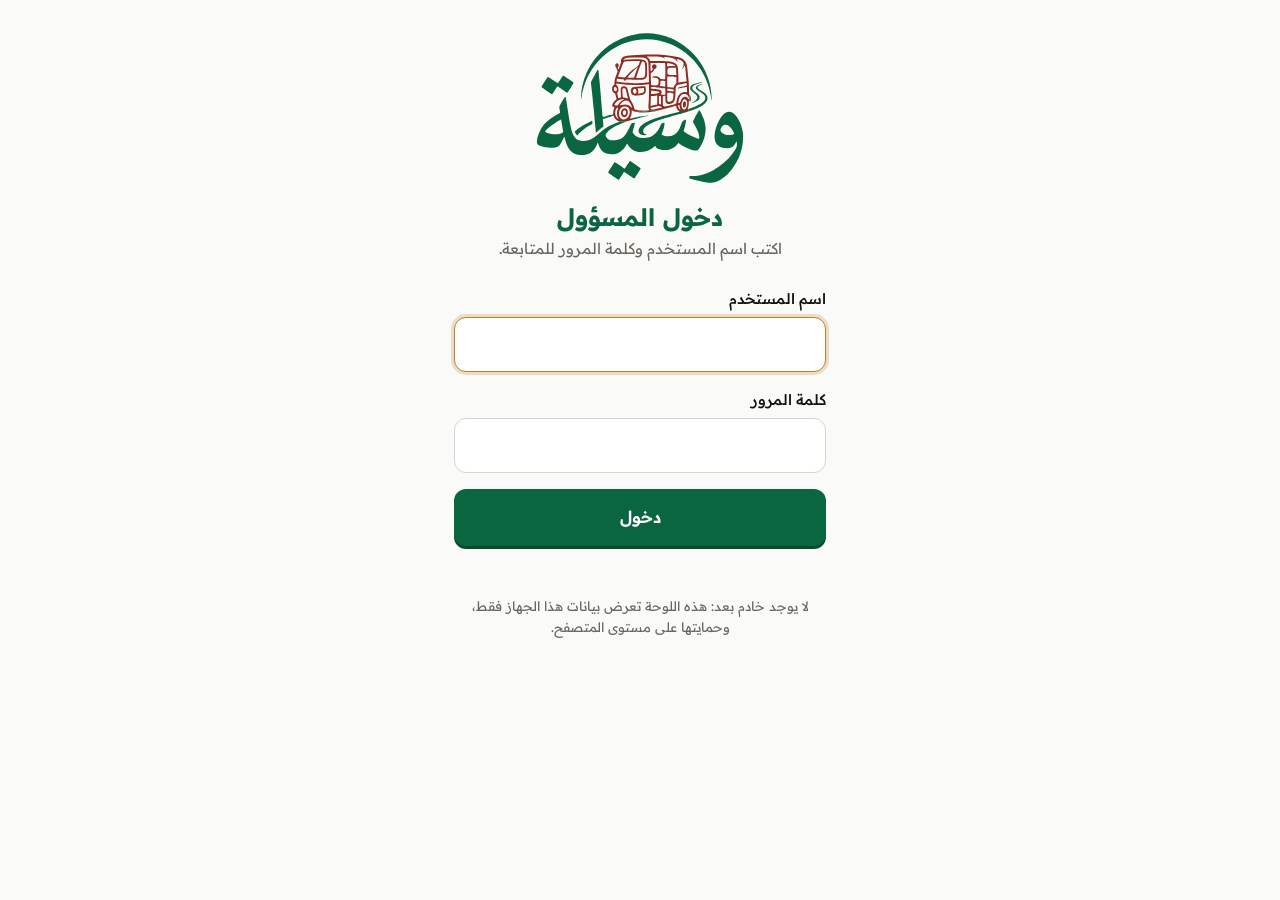
<file: admin.html>
<!DOCTYPE html>
<html lang="ar" dir="rtl"><head>
<meta charset="utf-8">
<meta name="viewport" content="width=device-width, initial-scale=1, viewport-fit=cover">
<meta name="theme-color" content="#0B1B3A">
<meta name="robots" content="noindex">
<link href="https://fonts.googleapis.com/css2?family=Readex+Pro:wght@400;500;600;700&display=swap" rel="stylesheet">
<link rel="stylesheet" href="css/base.css">
<link rel="stylesheet" href="css/auth.css">
<link rel="stylesheet" href="css/request.css">
<link rel="stylesheet" href="css/admin.css">
<title>لوحة الإدارة — وسيلة</title>
</head><body>

<!-- بوابة الدخول / الإعداد الأول -->
<main id="gate" hidden class="gate">
  <img class="logo" src="assets/logo.svg" alt="شعار وسيلة">
  <h1 id="gateTitle"></h1>
  <p class="sub" id="gateSub"></p>
  <form id="gateForm" novalidate>
    <div class="field">
      <label for="gUser">اسم المستخدم</label>
      <div class="box"><input id="gUser" type="text" dir="ltr" autocomplete="username" autocapitalize="off" spellcheck="false"></div>
    </div>
    <div class="field">
      <label for="gPass">كلمة المرور</label>
      <div class="box"><input id="gPass" type="password" autocomplete="current-password"></div>
    </div>
    <button class="cta" id="gateBtn" type="submit"></button>
    <p class="form-msg" id="gateMsg" role="alert"></p>
  </form>
  <p class="note">لا يوجد خادم بعد: هذه اللوحة تعرض بيانات هذا الجهاز فقط، وحمايتها على مستوى المتصفح.</p>
</main>

<!-- اللوحة -->
<div id="dash" hidden>
  <header class="abar">
    <div class="abar-in">
      <h1>لوحة الإدارة</h1>
      <button class="exit" id="exit" type="button">خروج</button>
    </div>
    <div class="tabs" id="tabs" role="tablist" aria-label="أقسام الإدارة"></div>
  </header>

  <main class="wrap">
    <p class="warn" id="defaultWarn" hidden>تنبيه: ما زلت تستخدم كلمة المرور الافتراضية (Admin). غيّرها من «الإعدادات» لحماية اللوحة.</p>
    <section id="t-overview" hidden>
      <div class="grid" id="ovGrid"></div>
    </section>

    <section id="t-payments" hidden>
      <div class="filters" id="payFilters" role="radiogroup" aria-label="تصفية الدفعات"></div>
      <ul class="list" id="payList"></ul>
      <p class="empty" id="payEmpty" hidden></p>
    </section>

    <section id="t-users" hidden>
      <div class="toolbar">
        <div class="box"><input id="uSearch" type="search" placeholder="ابحث بالاسم أو الرقم" aria-label="بحث في المستخدمين" autocomplete="off"></div>
        <div class="filters" id="uFilters" role="radiogroup" aria-label="تصفية المستخدمين"></div>
      </div>
      <ul class="list" id="uList"></ul>
      <p class="empty" id="uEmpty" hidden>لا يوجد مستخدمون مطابقون.</p>
    </section>

    <section id="t-requests" hidden>
      <div class="filters" id="rFilters" role="radiogroup" aria-label="تصفية الطلبات"></div>
      <ul class="list" id="rList"></ul>
      <p class="empty" id="rEmpty" hidden>لا توجد طلبات في هذا التصنيف.</p>
    </section>

    <section id="t-settings" hidden>
      <form class="panel" id="cfgForm" novalidate>
        <h2>الأسعار والعرض المجاني</h2>
        <div class="two">
          <div class="field"><label for="cDay">سعر اليوم</label><div class="box ltr"><input id="cDay" type="number" inputmode="numeric" min="1"><span class="prefix suffix" dir="rtl">جنيه</span></div></div>
          <div class="field"><label for="cWeek">سعر الأسبوع</label><div class="box ltr"><input id="cWeek" type="number" inputmode="numeric" min="1"><span class="prefix suffix" dir="rtl">جنيه</span></div></div>
          <div class="field"><label for="cMonth">سعر الشهر</label><div class="box ltr"><input id="cMonth" type="number" inputmode="numeric" min="1"><span class="prefix suffix" dir="rtl">جنيه</span></div></div>
          <div class="field"><label for="cTrial">مدة العرض المجاني</label><div class="box ltr"><input id="cTrial" type="number" inputmode="numeric" min="1" max="30"><span class="prefix suffix" dir="rtl">يوم</span></div></div>
        </div>
        <h2>أرقام الدفع</h2>
        <div class="two">
          <div class="field"><label for="aBankak">رقم بنكك</label><div class="box"><input id="aBankak" type="text" dir="ltr" maxlength="30" autocomplete="off"></div></div>
          <div class="field"><label for="aMycashi">رقم ماي كاشي</label><div class="box"><input id="aMycashi" type="text" dir="ltr" maxlength="30" autocomplete="off"></div></div>
          <div class="field"><label for="aFawry">رقم فوري</label><div class="box"><input id="aFawry" type="text" dir="ltr" maxlength="30" autocomplete="off"></div></div>
        </div>
        <button class="cta" type="submit">حفظ الإعدادات</button>
        <p class="form-msg" id="cfgMsg" role="status" aria-live="polite"></p>
      </form>

      <form class="panel" id="pwForm" novalidate>
        <h2>حساب المسؤول</h2>
        <div class="two">
          <div class="field"><label for="pUser">اسم المستخدم</label><div class="box"><input id="pUser" type="text" dir="ltr" autocomplete="username" autocapitalize="off" spellcheck="false"></div></div>
          <div class="field"><label for="pOld">كلمة المرور الحالية</label><div class="box"><input id="pOld" type="password" autocomplete="current-password"></div></div>
          <div class="field"><label for="pNew">كلمة المرور الجديدة (8 أحرف أو أكثر — اتركها فارغة لعدم التغيير)</label><div class="box"><input id="pNew" type="password" autocomplete="new-password"></div></div>
        </div>
        <button class="cta" type="submit">حفظ بيانات الدخول</button>
        <p class="form-msg" id="pwMsg" role="status" aria-live="polite"></p>
      </form>
    </section>
  </main>
</div>

<script src="js/store.js"></script>
<script src="js/admin.js"></script>
</body></html>
</file>
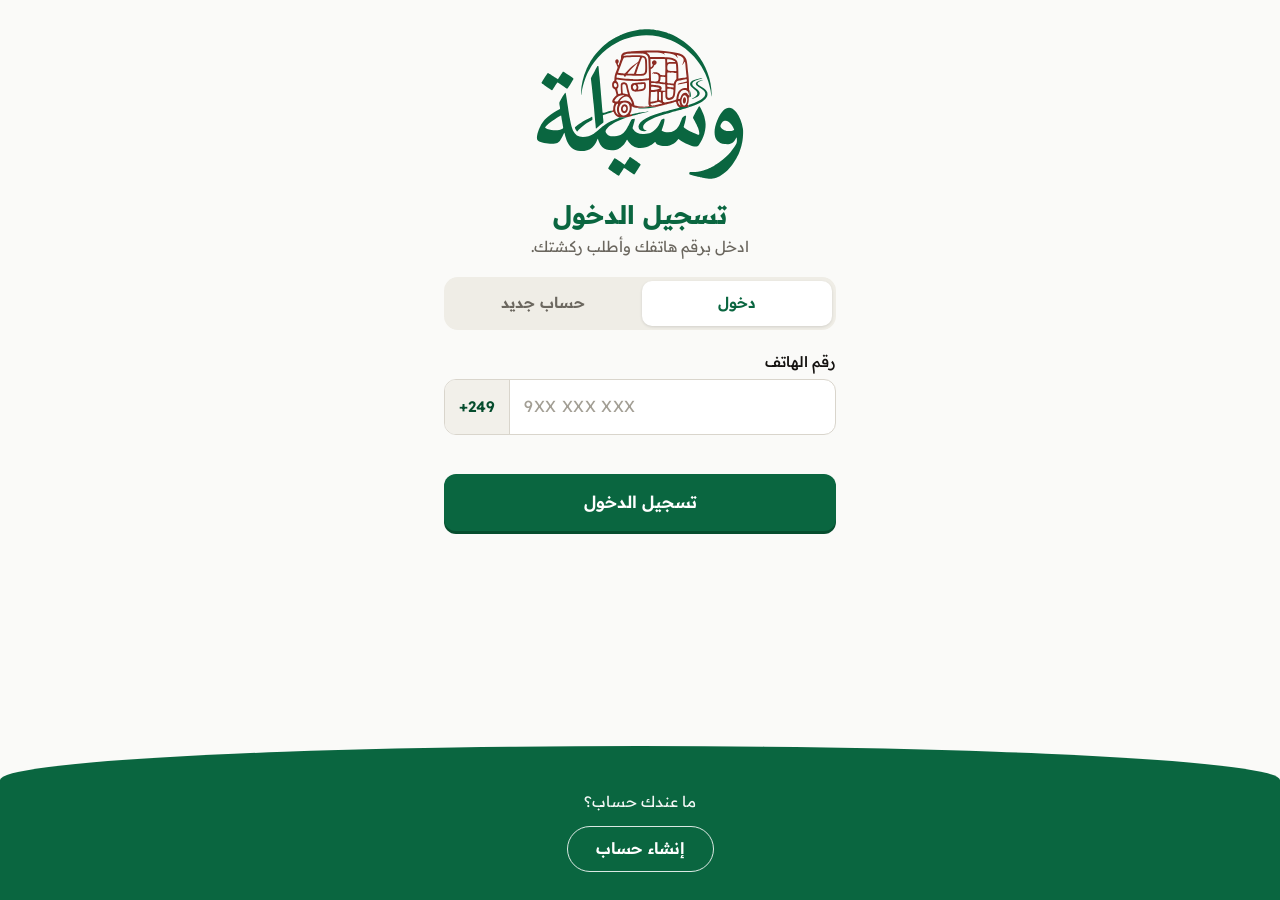
<file: history.html>
<!DOCTYPE html>
<html lang="ar" dir="rtl"><head>
<meta charset="utf-8">
<meta name="viewport" content="width=device-width, initial-scale=1, viewport-fit=cover">
<meta name="theme-color" content="#0A6640">
<link href="https://fonts.googleapis.com/css2?family=Readex+Pro:wght@400;500;600;700&display=swap" rel="stylesheet">
<link rel="stylesheet" href="css/base.css">
<link rel="stylesheet" href="css/auth.css">
<link rel="stylesheet" href="css/request.css">
<link rel="stylesheet" href="css/trips.css">
<title>سجل رحلاتي — وسيلة</title>
<link rel="stylesheet" href="css/nav.css">
</head><body>
<header class="bar">
  <a class="back" href="home.html" aria-label="الرجوع للرئيسية">
    <svg width="22" height="22" viewBox="0 0 24 24" fill="none" stroke="currentColor" stroke-width="2.4" stroke-linecap="round" stroke-linejoin="round" aria-hidden="true"><path d="M9 5l7 7-7 7"/></svg>
  </a>
  <h1>سجل رحلاتي</h1>
  <span class="count" id="count" hidden></span>
</header>

<main>
  <section id="driverView" hidden class="panel">
    <h2>هذه الصفحة للعملاء</h2>
    <p>حسابك مسجَّل ككابتن. يمكنك متابعة طلباتك من صفحة الطلبات المتاحة.</p>
    <a class="cta as-link" href="orders.html">الطلبات المتاحة</a>
  </section>

  <div id="riderView" hidden>
    <div class="stats" id="stats"></div>

    <div class="tabs" id="tabs" role="radiogroup" aria-label="تصفية الرحلات"></div>

    <ul class="trips" id="trips"></ul>
    <section id="emptyView" hidden class="panel empty">
      <h2 id="emptyTitle">لا توجد رحلات بعد</h2>
      <p id="emptyText">ستظهر رحلاتك هنا بعد أن تطلب أول ركشة.</p>
      <a class="cta as-link" id="emptyCta" href="request.html">اطلب ركشة</a>
    </section>
  </div>
</main>

<script src="js/store.js"></script>
<script src="js/nav.js"></script>
<script src="js/history.js"></script>
</body></html>
</file>
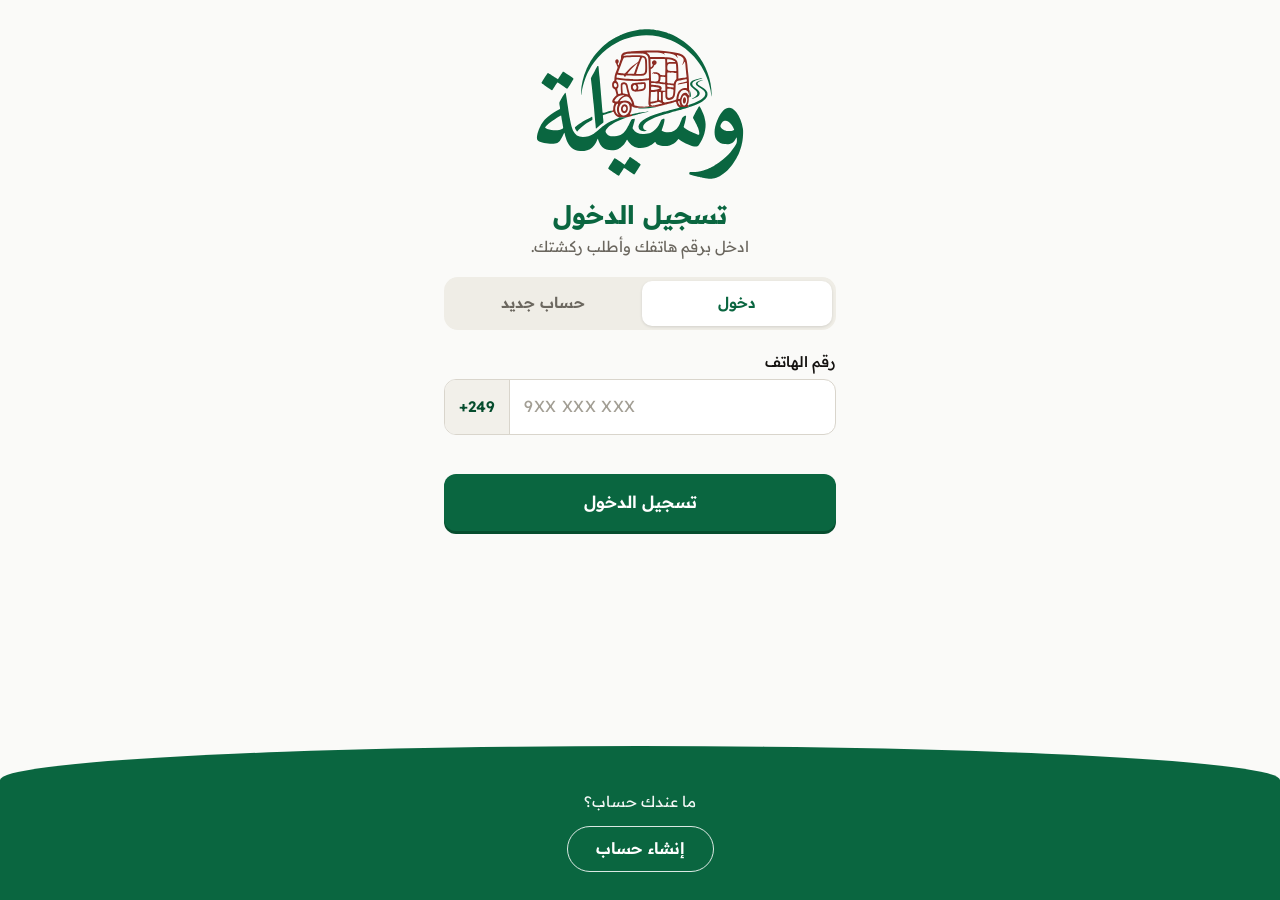
<file: home.html>
<!DOCTYPE html>
<html lang="ar" dir="rtl"><head>
<meta charset="utf-8">
<meta name="viewport" content="width=device-width, initial-scale=1, viewport-fit=cover">
<meta name="theme-color" content="#0A6640">
<link href="https://fonts.googleapis.com/css2?family=Readex+Pro:wght@400;500;600;700&display=swap" rel="stylesheet">
<link rel="stylesheet" href="css/base.css">
<link rel="stylesheet" href="css/home.css">
<link rel="stylesheet" href="css/nav.css">
<title>الرئيسية — وسيلة</title>
</head><body>
<header class="top">
  <div class="hello">
    <p class="when" id="when"></p>
    <h1 id="hello">أهلاً بك</h1>
  </div>
  <a class="avatar" id="avatar" href="profile.html" aria-label="الملف الشخصي"></a>
</header>

<main>
  <p class="storewarn" id="storeWarn" hidden>المتصفح يمنع التخزين المحلي، فالبيانات ستضيع عند إغلاق الصفحة.</p>

  <!-- ===== العميل ===== -->
  <div id="riderHome" hidden>
    <section class="card now" id="rActive" hidden>
      <div class="row"><span class="chip" id="rStatus"></span><span class="muted" id="rAge"></span></div>
      <div class="route"><i>من</i><b id="rFrom"></b><i>إلى</i><b id="rTo"></b></div>
      <p class="driver" id="rDriver" hidden></p>
      <a class="btn" href="request.html">تفاصيل الطلب</a>
    </section>

    <a class="ask" id="rAsk" href="request.html">
      <span><b>اطلب ركشة</b><small>وين رايح اليوم؟</small></span>
      <svg width="26" height="26" viewBox="0 0 24 24" fill="none" stroke="currentColor" stroke-width="2.4" stroke-linecap="round" stroke-linejoin="round" aria-hidden="true"><path d="M15 5l-7 7 7 7"/></svg>
    </a>

    <a class="rate" id="rRate" href="rate.html" hidden>
      <span id="rRateText"></span><b>قيّم الآن ★</b>
    </a>

    <section class="block">
      <div class="head"><h2>أماكني</h2><a href="places.html">الكل</a></div>
      <div class="chips" id="rFavs"></div>
      <p class="hint" id="rFavsEmpty" hidden>احفظ مشاويرك المهمة (البيت، الشغل، الجامعة) لتطلب ركشتك بضغطة واحدة. <a href="places.html">أضف مشواراً</a></p>
    </section>

    <section class="block">
      <div class="head"><h2>آخر رحلاتي</h2><a href="history.html">السجل</a></div>
      <ul class="trips" id="rTrips"></ul>
      <p class="hint" id="rTripsEmpty" hidden>لا توجد رحلات بعد. ستظهر هنا رحلاتك الأخيرة.</p>
    </section>
  </div>

  <!-- ===== الكابتن ===== -->
  <div id="driverHome" hidden>
    <a class="sub" id="dSub" href="subscription.html">
      <span><b id="dSubTitle"></b><small id="dSubText"></small></span>
      <em id="dSubBtn">الاشتراك</em>
    </a>

    <section class="card now" id="dTrip" hidden>
      <div class="row"><span class="chip">رحلتك الحالية</span><span class="muted" id="dTripAge"></span></div>
      <h3 id="dTripName"></h3>
      <div class="route"><i>من</i><b id="dFrom"></b><i>إلى</i><b id="dTo"></b></div>
      <p class="driver" id="dTripFare" hidden></p>
      <a class="btn map" id="dMap" href="#" target="_blank" rel="noopener">فتح موقع الراكب في الخرائط</a>
      <a class="btn" href="orders.html">إدارة الرحلة وإنهاؤها</a>
    </section>

    <div class="stats" id="dStats"></div>

    <a class="ask" id="dAsk" href="orders.html">
      <span><b>الطلبات المتاحة</b><small id="dAskText"></small></span>
      <i class="badge" id="dBadge" hidden></i>
    </a>

    <section class="block">
      <div class="head"><h2>آخر رحلاتي</h2></div>
      <ul class="trips" id="dTrips"></ul>
      <p class="hint" id="dTripsEmpty" hidden>لم تُنجز رحلات بعد. اقبل أول طلب من الطلبات المتاحة.</p>
    </section>
  </div>
</main>

<script src="js/store.js"></script>
<script src="js/nav.js"></script>
<script src="js/home.js"></script>
</body></html>
</file>
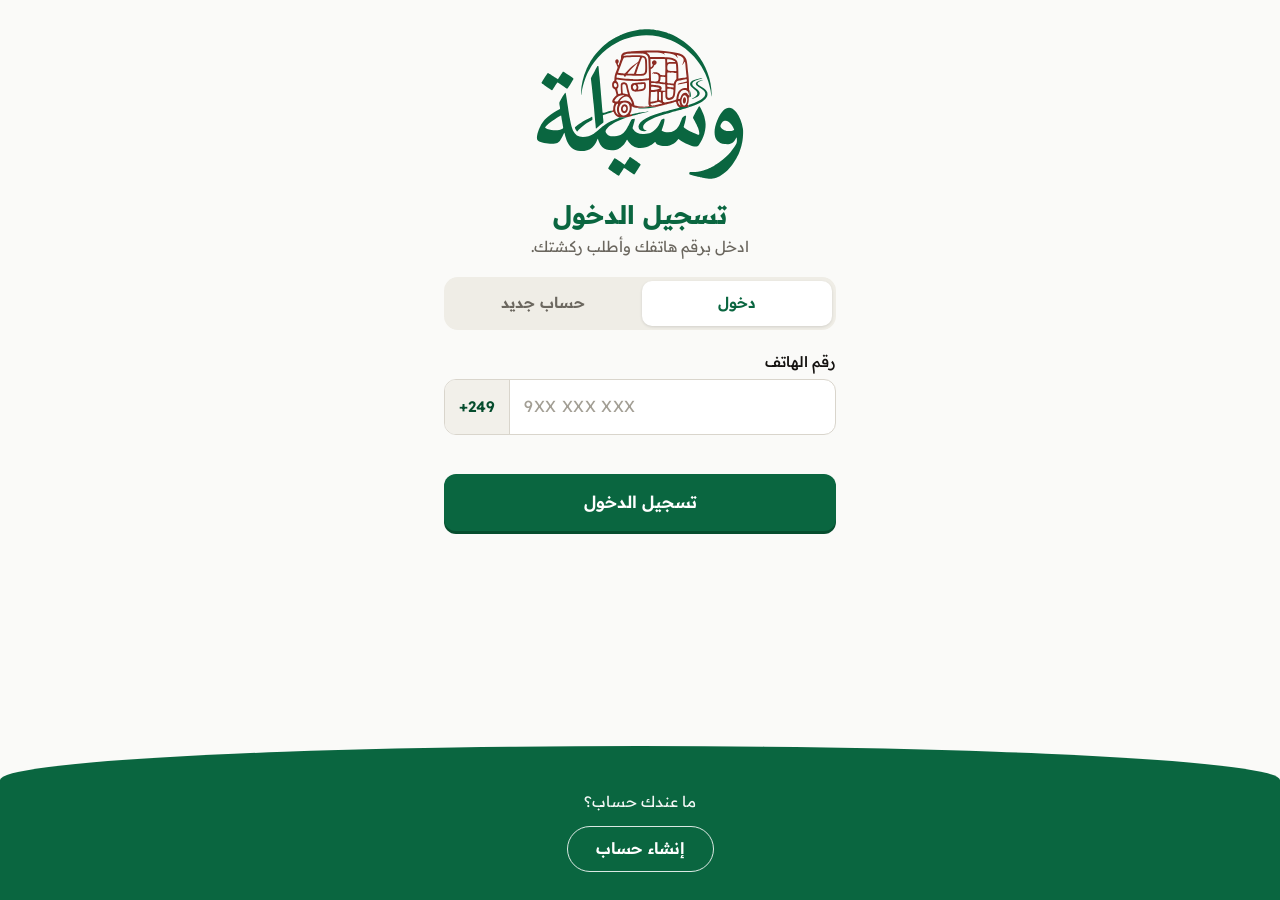
<file: login.html>
<!DOCTYPE html>
<html lang="ar" dir="rtl"><head>
<meta charset="utf-8">
<meta name="viewport" content="width=device-width, initial-scale=1, viewport-fit=cover">
<meta name="theme-color" content="#0A6640">
<link href="https://fonts.googleapis.com/css2?family=Readex+Pro:wght@400;500;600;700&display=swap" rel="stylesheet">
<link rel="stylesheet" href="css/base.css">
<link rel="stylesheet" href="css/auth.css">
<link rel="stylesheet" href="css/login.css">
<title>تسجيل الدخول — وسيلة</title>
</head><body>
<main>
  <img class="logo" src="assets/logo.svg" alt="شعار وسيلة">
  <div class="stagger">
    <h1 id="title">تسجيل الدخول</h1>
    <p class="sub" id="sub">ادخل برقم هاتفك وأطلب ركشتك.</p>

    <div class="tabs" role="tablist" aria-label="الدخول أو إنشاء حساب">
      <button type="button" role="tab" id="tabLogin" aria-selected="true" aria-controls="login">دخول</button>
      <button type="button" role="tab" id="tabSignup" aria-selected="false" aria-controls="signup">حساب جديد</button>
    </div>

    <!-- تسجيل الدخول -->
    <form id="login" role="tabpanel" aria-labelledby="tabLogin" novalidate>
      <div class="field">
        <label for="phone">رقم الهاتف</label>
        <div class="box ltr" id="phoneBox">
          <span class="prefix" dir="ltr" aria-hidden="true">&#43;249</span>
          <input id="phone" name="phone" type="tel" inputmode="numeric" autocomplete="tel-national" placeholder="9XX XXX XXX" aria-describedby="phoneErr" required>
        </div>
        <p class="msg" id="phoneErr" role="alert"></p>
      </div>

      <div class="field" id="passField" hidden>
        <label for="pass">كلمة المرور</label>
        <div class="box" id="passBox">
          <input id="pass" name="password" type="password" autocomplete="current-password" aria-describedby="passErr">
          <button type="button" class="toggle" id="toggle" aria-controls="pass" aria-pressed="false">إظهار</button>
        </div>
        <p class="msg" id="passErr" role="alert"></p>
      </div>

      <button class="cta" id="submit" type="submit">تسجيل الدخول</button>
      <p class="form-msg" id="formMsg" role="status" aria-live="polite"></p>
    </form>

    <!-- إنشاء حساب: الاسم + الهاتف + نوع الحساب (راكب / سائق) -->
    <form id="signup" role="tabpanel" aria-labelledby="tabSignup" hidden novalidate>
      <div class="field">
        <label for="sName">الاسم</label>
        <div class="box" id="sNameBox">
          <input id="sName" name="name" type="text" autocomplete="name" aria-describedby="sNameErr" required>
        </div>
        <p class="msg" id="sNameErr" role="alert"></p>
      </div>

      <div class="field">
        <label for="sPhone">رقم الهاتف</label>
        <div class="box ltr" id="sPhoneBox">
          <span class="prefix" dir="ltr" aria-hidden="true">&#43;249</span>
          <input id="sPhone" name="phone" type="tel" inputmode="numeric" autocomplete="tel-national" placeholder="9XX XXX XXX" aria-describedby="sPhoneErr" required>
        </div>
        <p class="msg" id="sPhoneErr" role="alert"></p>
      </div>

      <fieldset class="field roles">
        <legend>سجّل كـ</legend>
        <label class="role"><input type="radio" name="role" value="rider" checked><span>راكب<small>أطلب ركشة</small></span></label>
        <label class="role"><input type="radio" name="role" value="driver"><span>سائق ركشة<small>أستقبل الطلبات</small></span></label>
      </fieldset>

      <button class="cta" id="sSubmit" type="submit">إنشاء الحساب</button>
      <p class="form-msg" id="sFormMsg" role="status" aria-live="polite"></p>
      <p class="fine">بإنشاء الحساب فأنت توافق على شروط استخدام وسيلة وسياسة الخصوصية.</p>
    </form>
  </div>
</main>

<footer>
  <p id="footP">ما عندك حساب؟</p>
  <button type="button" class="ghost" id="footBtn">إنشاء حساب</button>
</footer>

<script src="js/store.js"></script>
<script src="js/login.js"></script>
</body></html>
</file>
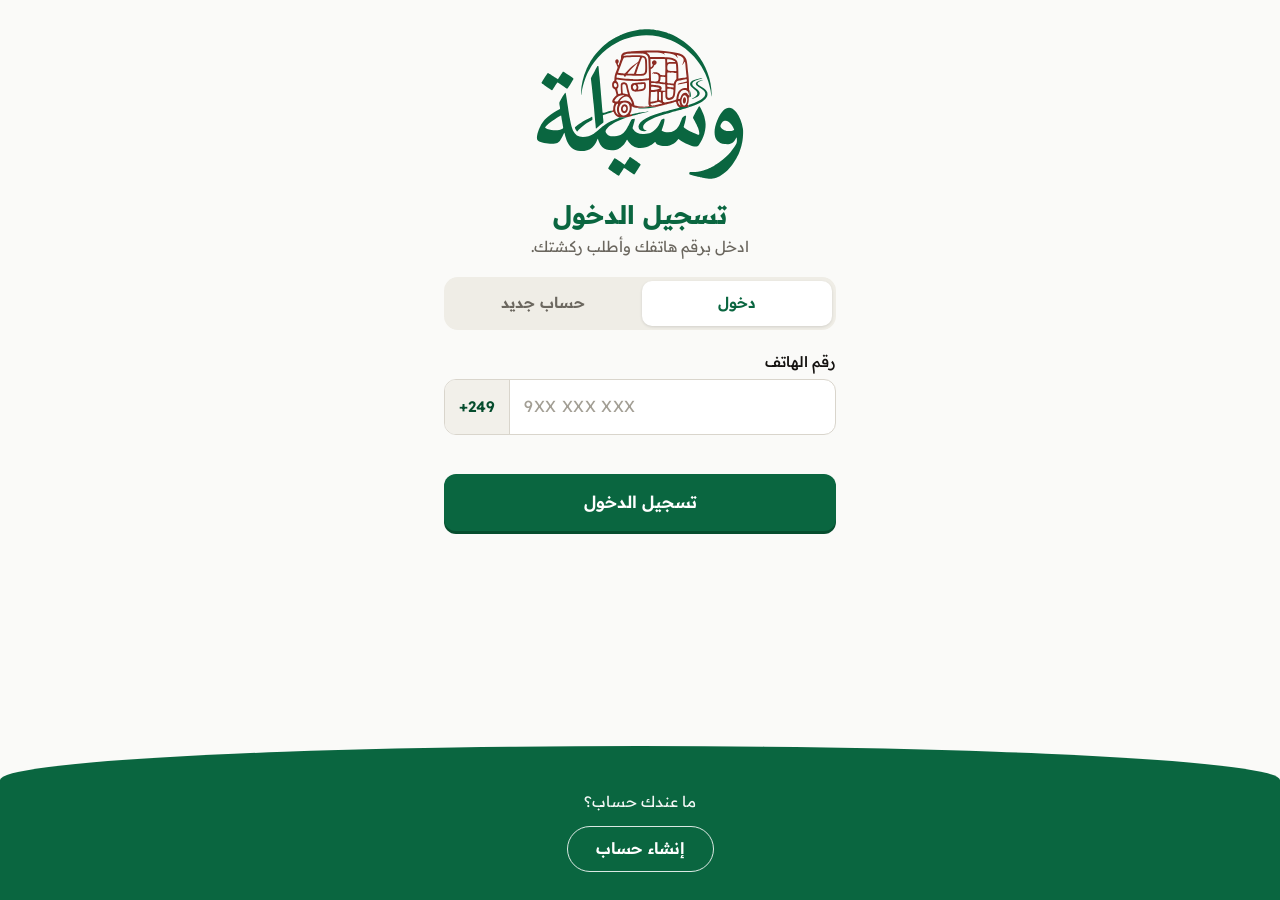
<file: orders.html>
<!DOCTYPE html>
<html lang="ar" dir="rtl"><head>
<meta charset="utf-8">
<meta name="viewport" content="width=device-width, initial-scale=1, viewport-fit=cover">
<meta name="theme-color" content="#0A6640">
<link href="https://fonts.googleapis.com/css2?family=Readex+Pro:wght@400;500;600;700&display=swap" rel="stylesheet">
<link rel="stylesheet" href="css/base.css">
<link rel="stylesheet" href="css/auth.css">
<link rel="stylesheet" href="css/request.css">
<link rel="stylesheet" href="css/orders.css">
<title>الطلبات المتاحة — وسيلة</title>
<link rel="stylesheet" href="css/nav.css">
</head><body>
<header class="bar">
  <a class="back" href="home.html" aria-label="الرجوع للرئيسية">
    <svg width="22" height="22" viewBox="0 0 24 24" fill="none" stroke="currentColor" stroke-width="2.4" stroke-linecap="round" stroke-linejoin="round" aria-hidden="true"><path d="M9 5l7 7-7 7"/></svg>
  </a>
  <h1>الطلبات المتاحة</h1>
  <span class="count" id="count" hidden></span>
</header>

<main>
  <!-- حساب راكب -->
  <section id="riderView" hidden class="panel">
    <h2>هذه الصفحة للكباتن</h2>
    <p>حسابك مسجَّل كراكب. لطلب ركشة استخدم صفحة الطلب.</p>
    <a class="cta as-link" href="request.html">اطلب ركشة</a>
  </section>

  <div id="driverView" hidden>
    <!-- الرحلة الحالية -->
    <section id="tripView" hidden class="panel trip-now">
      <p class="status ok"><span class="dot" aria-hidden="true"></span>رحلتك الحالية</p>
      <h2 id="tName"></h2>
      <dl class="trip">
        <div><dt>من</dt><dd id="tFrom"></dd></div>
        <div><dt>إلى</dt><dd id="tTo"></dd></div>
        <div><dt>الركاب</dt><dd id="tPax"></dd></div>
        <div><dt>الدفع</dt><dd id="tPay"></dd></div>
        <div id="tFareRow"><dt>السعر</dt><dd id="tFare"></dd></div>
        <div id="tNotesRow"><dt>ملاحظات</dt><dd id="tNotes"></dd></div>
      </dl>
      <p class="dist" id="tDist" hidden></p>
      <div class="maplinks">
        <a class="maplink" id="tMapFrom" href="#" target="_blank" rel="noopener"></a>
        <a class="maplink alt" id="tMapTo" href="#" target="_blank" rel="noopener">فتح الوجهة في الخرائط</a>
      </div>
      <button class="cta" id="finishBtn" type="button">إنهاء الرحلة</button>
    </section>

    <p class="busy" id="busyNote" hidden>أنهِ رحلتك الحالية أولاً لتقبل طلباً جديداً.</p>

    <div class="locbar">
      <button class="locbtn" id="locBtn" type="button">حدّد موقعي لعرض المسافة للركاب</button>
      <p class="hint" id="locNote" role="status" aria-live="polite" hidden></p>
    </div>
    <ul class="orders" id="orders"></ul>
    <section id="emptyView" hidden class="panel empty">
      <h2>لا توجد طلبات الآن</h2>
      <p>ستظهر الطلبات الجديدة هنا تلقائياً.</p>
    </section>
    <p class="form-msg" id="msg" role="status" aria-live="polite"></p>
  </div>
</main>

<script src="js/store.js"></script>
<script src="js/nav.js"></script>
<script src="js/orders.js"></script>
</body></html>
</file>
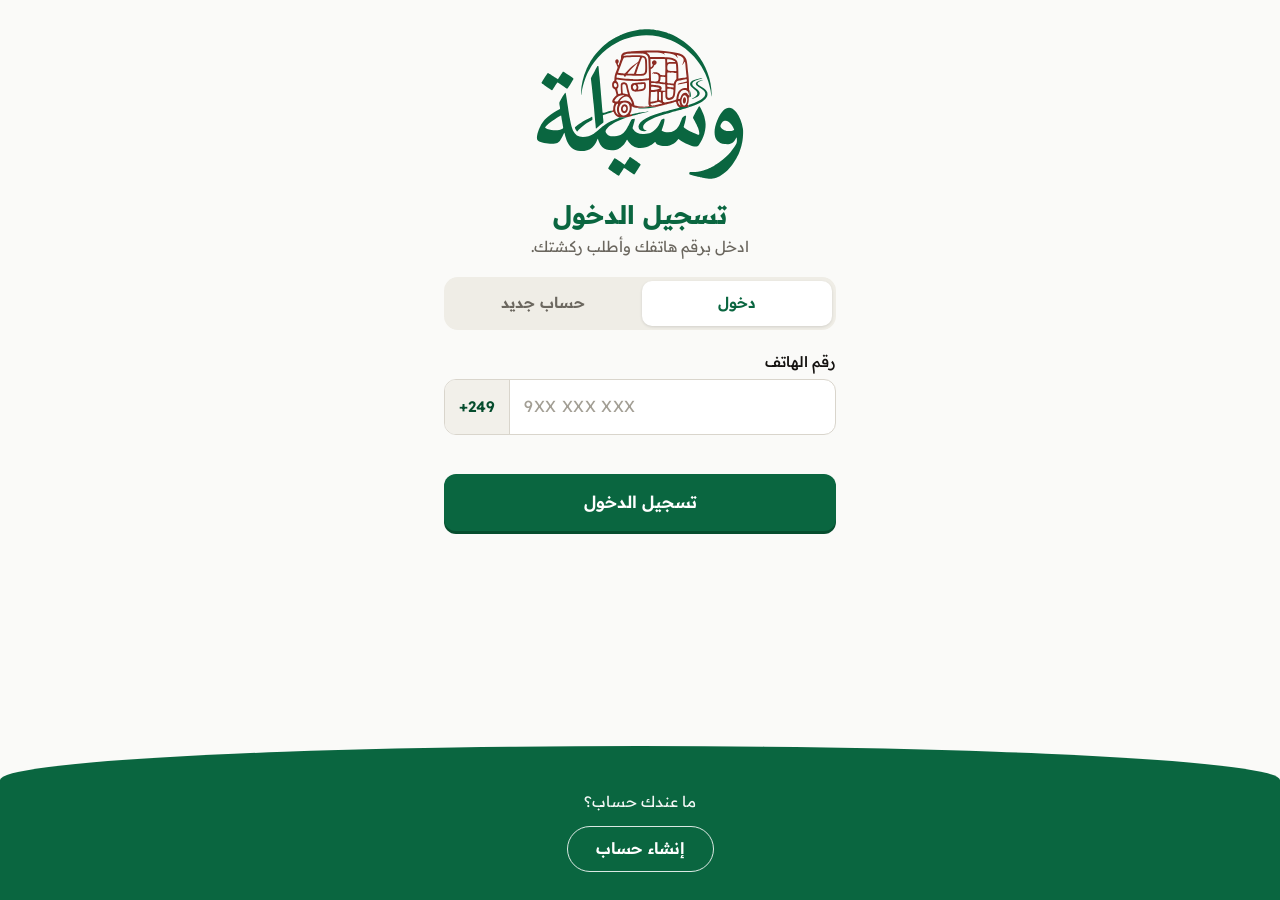
<file: places.html>
<!DOCTYPE html>
<html lang="ar" dir="rtl"><head>
<meta charset="utf-8">
<meta name="viewport" content="width=device-width, initial-scale=1, viewport-fit=cover">
<meta name="theme-color" content="#0A6640">
<link href="https://fonts.googleapis.com/css2?family=Readex+Pro:wght@400;500;600;700&display=swap" rel="stylesheet">
<link rel="stylesheet" href="css/base.css">
<link rel="stylesheet" href="css/auth.css">
<link rel="stylesheet" href="css/request.css">
<link rel="stylesheet" href="css/trips.css">
<title>أماكني — وسيلة</title>
<link rel="stylesheet" href="css/nav.css">
</head><body>
<header class="bar">
  <a class="back" href="home.html" aria-label="الرجوع للرئيسية">
    <svg width="22" height="22" viewBox="0 0 24 24" fill="none" stroke="currentColor" stroke-width="2.4" stroke-linecap="round" stroke-linejoin="round" aria-hidden="true"><path d="M9 5l7 7-7 7"/></svg>
  </a>
  <h1>أماكني</h1>
  <span class="count" id="count" hidden></span>
</header>

<main>
  <section id="driverView" hidden class="panel">
    <h2>هذه الصفحة للعملاء</h2>
    <p>حسابك مسجَّل ككابتن. يمكنك متابعة طلباتك من صفحة الطلبات المتاحة.</p>
    <a class="cta as-link" href="orders.html">الطلبات المتاحة</a>
  </section>

  <div id="riderView" hidden>
    <p class="intro">احفظ مشاويرك المهمة (البيت، الشغل، الجامعة…) واطلب ركشتك بضغطة واحدة.</p>

    <form class="panel" id="addForm" novalidate>
      <h3 class="sec first">إضافة مشوار</h3>
      <div class="field">
        <label for="label">اسم المشوار</label>
        <div class="box"><input id="label" type="text" maxlength="30" placeholder="مثال: البيت ← الجامعة" autocomplete="off"></div>
      </div>
      <div class="field">
        <label for="from">من</label>
        <div class="box"><input id="from" type="text" maxlength="80" placeholder="مثال: الصحافة، الخرطوم" autocomplete="off"></div>
      </div>
      <div class="field">
        <label for="to">إلى</label>
        <div class="box"><input id="to" type="text" maxlength="80" placeholder="مثال: جامعة الخرطوم" autocomplete="off"></div>
      </div>
      <button class="cta" type="submit">حفظ في أماكني</button>
      <p class="form-msg" id="addMsg" role="status" aria-live="polite"></p>
    </form>

    <h3 class="sec">مشاويري المحفوظة</h3>
    <ul class="favs" id="favs"></ul>
    <section id="emptyView" hidden class="panel empty">
      <h2>لا توجد مشاوير محفوظة</h2>
      <p>أضف أول مشوار من النموذج أعلاه، أو احفظ واحداً من <a href="history.html">سجل رحلاتك</a>.</p>
    </section>
    <p class="form-msg" id="msg" role="status" aria-live="polite"></p>
  </div>
</main>

<script src="js/store.js"></script>
<script src="js/nav.js"></script>
<script src="js/places.js"></script>
</body></html>
</file>
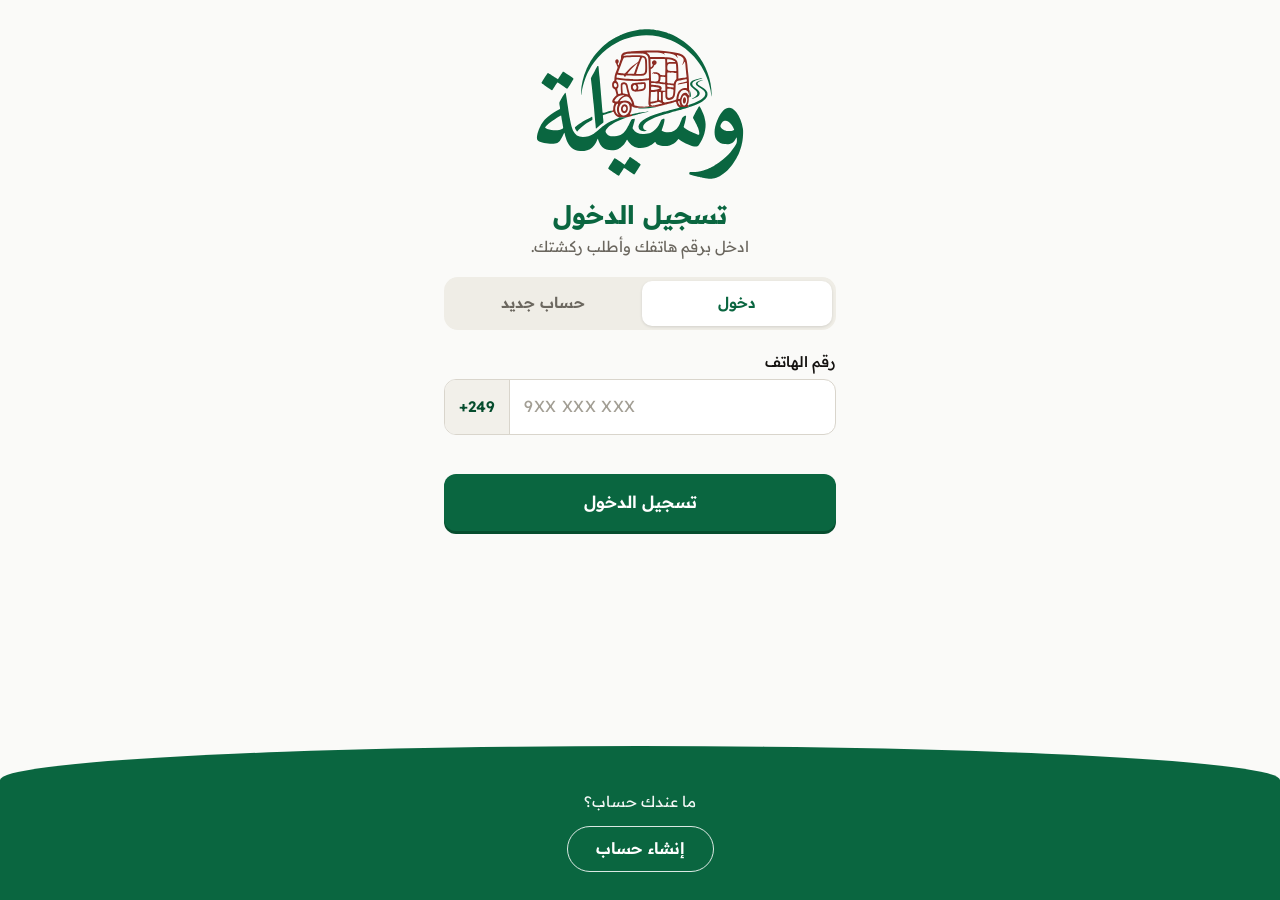
<file: profile.html>
<!DOCTYPE html>
<html lang="ar" dir="rtl"><head>
<meta charset="utf-8">
<meta name="viewport" content="width=device-width, initial-scale=1, viewport-fit=cover">
<meta name="theme-color" content="#0A6640">
<link href="https://fonts.googleapis.com/css2?family=Readex+Pro:wght@400;500;600;700&display=swap" rel="stylesheet">
<link rel="stylesheet" href="css/base.css">
<link rel="stylesheet" href="css/auth.css">
<link rel="stylesheet" href="css/request.css">
<link rel="stylesheet" href="css/profile.css">
<title>الملف الشخصي — وسيلة</title>
<link rel="stylesheet" href="css/nav.css">
</head><body>
<header class="bar">
  <a class="back" href="home.html" aria-label="الرجوع للرئيسية">
    <svg width="22" height="22" viewBox="0 0 24 24" fill="none" stroke="currentColor" stroke-width="2.4" stroke-linecap="round" stroke-linejoin="round" aria-hidden="true"><path d="M9 5l7 7-7 7"/></svg>
  </a>
  <h1>الملف الشخصي</h1>
</header>

<main>
  <section class="hero">
    <div class="avatar" id="avatar" aria-hidden="true"></div>
    <h2 id="pName"></h2>
    <p class="phone" id="pPhone" dir="ltr"></p>
    <span class="role" id="pRole"></span>
  </section>

  <div class="stats" id="stats"></div>

  <a class="subcard" id="subCard" href="subscription.html" hidden>
    <span><b>الاشتراك</b><small id="subText"></small></span>
    <svg width="20" height="20" viewBox="0 0 24 24" fill="none" stroke="currentColor" stroke-width="2.4" stroke-linecap="round" stroke-linejoin="round" aria-hidden="true"><path d="M15 5l-7 7 7 7"/></svg>
  </a>

  <h3 class="sec">بياناتي</h3>
  <form class="panel" id="infoForm" novalidate>
    <div class="field">
      <label for="name">الاسم</label>
      <div class="box"><input id="name" type="text" maxlength="40" autocomplete="name"></div>
    </div>
    <div class="field">
      <label>رقم الهاتف</label>
      <div class="box ro"><input type="text" id="phoneRo" dir="ltr" readonly aria-readonly="true"></div>
      <p class="hint">رقم الهاتف هو معرّف حسابك ولا يمكن تغييره.</p>
    </div>
    <div id="driverFields" hidden>
      <div class="field">
        <label for="vehicle">نوع الركشة / لونها (اختياري)</label>
        <div class="box"><input id="vehicle" type="text" maxlength="30" placeholder="مثال: بجاج أخضر"></div>
      </div>
      <div class="field">
        <label for="plate">رقم اللوحة (اختياري)</label>
        <div class="box"><input id="plate" type="text" maxlength="15" dir="ltr"></div>
      </div>
    </div>
    <button class="cta" type="submit">حفظ التعديلات</button>
    <p class="form-msg" id="infoMsg" role="status" aria-live="polite"></p>
  </form>

  <h3 class="sec">الإعدادات</h3>
  <section class="panel">
    <fieldset class="seg-group" id="payGroup" hidden>
      <legend>طريقة الدفع المفضّلة عند طلب ركشة</legend>
      <div class="seg">
        <label class="opt"><input type="radio" name="pay" value="cash"><span>نقداً</span></label>
        <label class="opt"><input type="radio" name="pay" value="bankak"><span>بنكك</span></label>
      </div>
    </fieldset>
    <label class="switch" id="instantRow" hidden>
      <span><b>الطلبات الفورية فقط</b><small>إخفاء الطلبات المجدولة من قائمة الطلبات المتاحة.</small></span>
      <input type="checkbox" id="instant" role="switch">
      <i aria-hidden="true"></i>
    </label>
    <p class="form-msg ok" id="setMsg" role="status" aria-live="polite"></p>
  </section>

  <h3 class="sec">الأمان</h3>
  <form class="panel" id="passForm" novalidate>
    <div class="field" id="oldPassField">
      <label for="oldPass">كلمة المرور الحالية</label>
      <div class="box"><input id="oldPass" type="password" autocomplete="current-password"></div>
    </div>
    <div class="field">
      <label for="newPass">كلمة المرور الجديدة</label>
      <div class="box"><input id="newPass" type="password" autocomplete="new-password"></div>
      <p class="hint">6 أحرف أو أكثر.</p>
    </div>
    <button class="cta" type="submit" id="passBtn">تغيير كلمة المرور</button>
    <p class="form-msg" id="passMsg" role="status" aria-live="polite"></p>
  </form>

  <button class="out" id="logout" type="button">تسجيل الخروج</button>

  <details class="del">
    <summary>حذف الحساب</summary>
    <form id="delForm" novalidate>
      <p>سيُحذف حسابك وطلباتك واشتراكك من هذا الجهاز نهائياً.</p>
      <div class="box" id="delPassBox"><input id="delPass" type="password" autocomplete="current-password" placeholder="اكتب كلمة المرور للتأكيد" aria-label="كلمة المرور للتأكيد"></div>
      <button class="danger" type="submit">احذف حسابي نهائياً</button>
      <p class="form-msg" id="delMsg" role="status" aria-live="polite"></p>
    </form>
  </details>
</main>

<script src="js/store.js"></script>
<script src="js/nav.js"></script>
<script src="js/profile.js"></script>
</body></html>
</file>
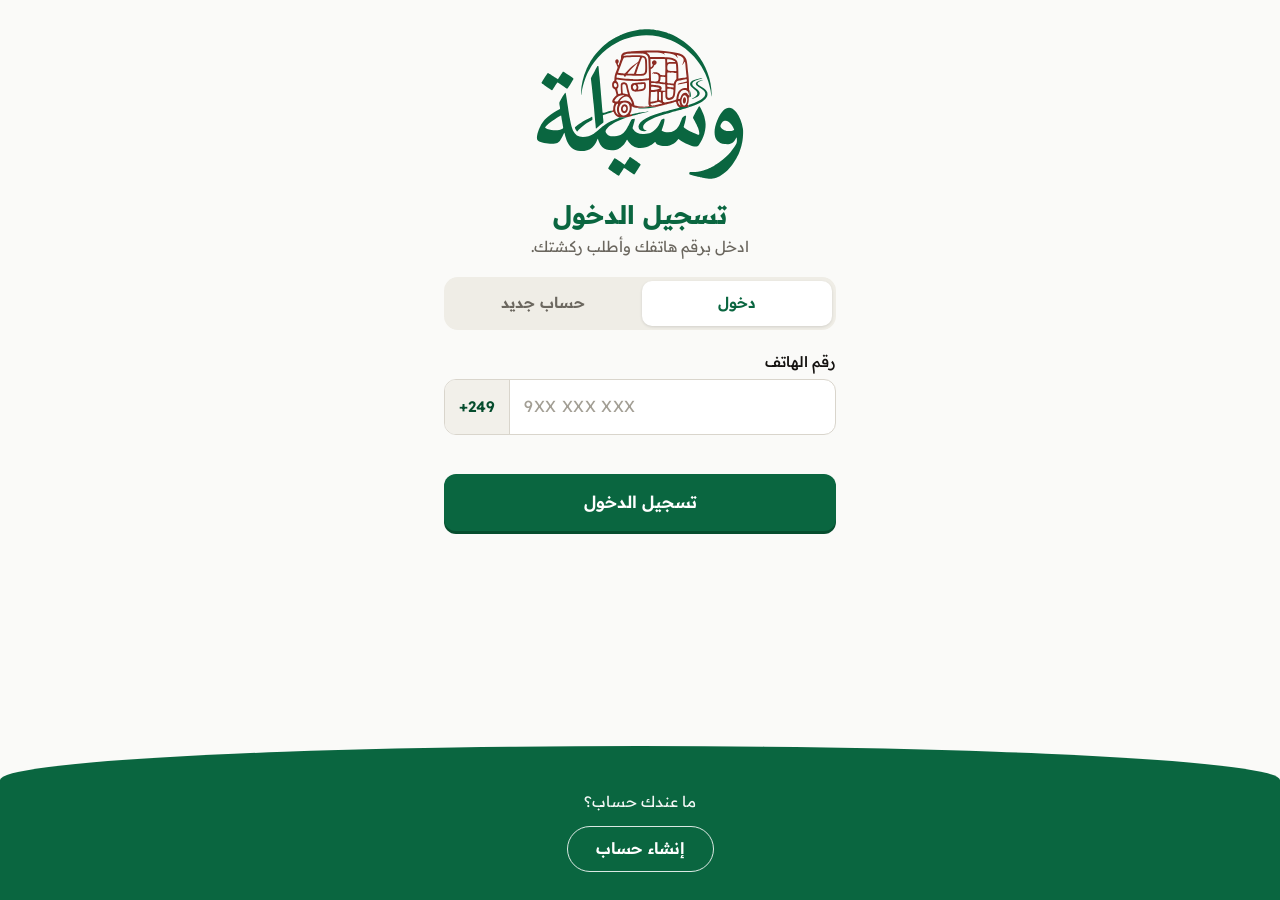
<file: rate.html>
<!DOCTYPE html>
<html lang="ar" dir="rtl"><head>
<meta charset="utf-8">
<meta name="viewport" content="width=device-width, initial-scale=1, viewport-fit=cover">
<meta name="theme-color" content="#0A6640">
<link href="https://fonts.googleapis.com/css2?family=Readex+Pro:wght@400;500;600;700&display=swap" rel="stylesheet">
<link rel="stylesheet" href="css/base.css">
<link rel="stylesheet" href="css/auth.css">
<link rel="stylesheet" href="css/request.css">
<link rel="stylesheet" href="css/rate.css">
<title>تقييم الكابتن — وسيلة</title>
</head><body>
<header class="bar">
  <a class="back" href="home.html" aria-label="الرجوع للرئيسية">
    <svg width="22" height="22" viewBox="0 0 24 24" fill="none" stroke="currentColor" stroke-width="2.4" stroke-linecap="round" stroke-linejoin="round" aria-hidden="true"><path d="M9 5l7 7-7 7"/></svg>
  </a>
  <h1>تقييم الكابتن</h1>
</header>

<main>
  <!-- حساب سائق -->
  <section id="driverView" hidden class="panel">
    <h2>هذه الصفحة للركاب</h2>
    <p>تقييم الكابتن يقوم به الراكب بعد انتهاء الرحلة.</p>
    <a class="cta as-link" href="home.html">الرجوع للرئيسية</a>
  </section>

  <!-- لا توجد رحلة للتقييم -->
  <section id="emptyView" hidden class="panel">
    <h2>لا توجد رحلة تنتظر التقييم</h2>
    <p>بعد ما تنتهي رحلتك سيظهر لك هنا خيار تقييم الكابتن.</p>
    <a class="cta as-link" href="home.html">الرجوع للرئيسية</a>
  </section>

  <!-- شكراً -->
  <section id="doneView" hidden class="panel done">
    <div class="check" aria-hidden="true">✓</div>
    <h2>شكراً لتقييمك</h2>
    <p id="doneText"></p>
    <div class="stars-static" id="doneStars" aria-hidden="true"></div>
    <a class="cta as-link" href="home.html">الرجوع للرئيسية</a>
  </section>

  <!-- نموذج التقييم -->
  <form id="rateForm" novalidate hidden>
    <div class="captain">
      <div class="avatar" id="cAvatar" aria-hidden="true"></div>
      <div>
        <p class="cname" id="cName"></p>
        <p class="ctrip" id="cTrip"></p>
      </div>
    </div>

    <fieldset class="seg-group">
      <legend>كيف كانت رحلتك مع الكابتن؟</legend>
      <div class="stars" id="stars">
        <label><input type="radio" name="stars" value="1"><span aria-hidden="true">★</span><b class="sr">نجمة واحدة</b></label>
        <label><input type="radio" name="stars" value="2"><span aria-hidden="true">★</span><b class="sr">نجمتان</b></label>
        <label><input type="radio" name="stars" value="3"><span aria-hidden="true">★</span><b class="sr">3 نجوم</b></label>
        <label><input type="radio" name="stars" value="4"><span aria-hidden="true">★</span><b class="sr">4 نجوم</b></label>
        <label><input type="radio" name="stars" value="5"><span aria-hidden="true">★</span><b class="sr">5 نجوم</b></label>
      </div>
      <p class="star-word" id="starWord" aria-live="polite">اضغط على النجوم لتقييم الرحلة</p>
      <p class="msg" id="starErr" role="alert"></p>
    </fieldset>

    <fieldset class="seg-group" id="tagsWrap" hidden>
      <legend id="tagsLegend">ما الذي أعجبك؟</legend>
      <div class="chips" id="chips"></div>
    </fieldset>

    <div class="field">
      <label for="comment">تعليق (اختياري)</label>
      <div class="box">
        <textarea id="comment" rows="3" maxlength="300" placeholder="اكتب رأيك في الرحلة"></textarea>
      </div>
    </div>

    <button class="cta" id="submit" type="submit">إرسال التقييم</button>
    <p class="form-msg" id="formMsg" role="status" aria-live="polite"></p>
  </form>
</main>

<script src="js/store.js"></script>
<script src="js/rate.js"></script>
</body></html>
</file>
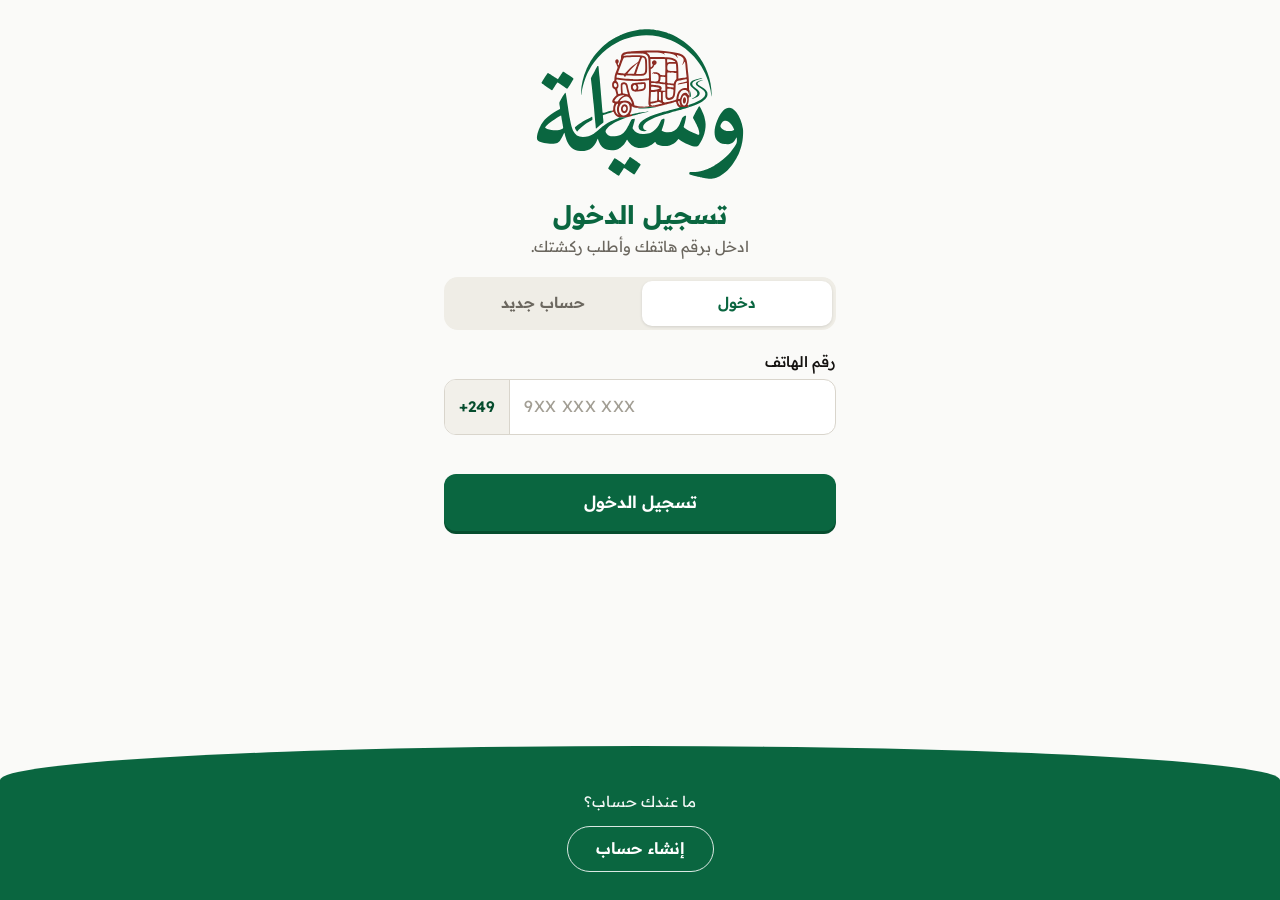
<file: request.html>
<!DOCTYPE html>
<html lang="ar" dir="rtl"><head>
<meta charset="utf-8">
<meta name="viewport" content="width=device-width, initial-scale=1, viewport-fit=cover">
<meta name="theme-color" content="#0A6640">
<link href="https://fonts.googleapis.com/css2?family=Readex+Pro:wght@400;500;600;700&display=swap" rel="stylesheet">
<link rel="stylesheet" href="css/base.css">
<link rel="stylesheet" href="css/auth.css">
<link rel="stylesheet" href="css/request.css">
<title>طلب ركشة — وسيلة</title>
<link rel="stylesheet" href="css/nav.css">
</head><body>
<header class="bar">
  <a class="back" href="home.html" aria-label="الرجوع للرئيسية">
    <svg width="22" height="22" viewBox="0 0 24 24" fill="none" stroke="currentColor" stroke-width="2.4" stroke-linecap="round" stroke-linejoin="round" aria-hidden="true"><path d="M9 5l7 7-7 7"/></svg>
  </a>
  <h1>طلب ركشة</h1>
</header>

<main>
  <!-- حساب سائق -->
  <section id="driverView" hidden class="panel">
    <h2>هذه الصفحة للركاب</h2>
    <p>حسابك مسجَّل كسائق ركشة، وطلبات الركوب يرسلها الركاب. ستظهر لك الطلبات هنا عند تفعيل لوحة السائق.</p>
    <a class="cta as-link" href="home.html">الرجوع للرئيسية</a>
  </section>

  <!-- طلب قيد الانتظار -->
  <section id="activeView" hidden class="panel">
    <p class="status"><span class="dot" aria-hidden="true"></span><span id="aStatus">بانتظار سائق</span></p>
    <h2 id="aTitle">تم إرسال طلبك</h2>
    <dl class="trip">
      <div><dt>من</dt><dd id="aFrom"></dd></div>
      <div><dt>إلى</dt><dd id="aTo"></dd></div>
      <div><dt>الركاب</dt><dd id="aPax"></dd></div>
      <div><dt>الموعد</dt><dd id="aWhen"></dd></div>
      <div><dt>الدفع</dt><dd id="aPay"></dd></div>
      <div id="aDriverRow" hidden><dt>الكابتن</dt><dd id="aDriver"></dd></div>
      <div id="aFareRow"><dt>السعر المقترح</dt><dd id="aFare"></dd></div>
      <div id="aNotesRow"><dt>ملاحظات</dt><dd id="aNotes"></dd></div>
    </dl>
    <button class="share" id="shareLoc" type="button">شارك موقعي مع الكابتن</button>
    <p class="hint" id="shareHint">يساعد الكابتن على الوصول إليك بدقة عبر الخرائط.</p>
    <p class="hint">نقدر نلغي الطلب في أي وقت قبل ما يقبله سائق.</p>
    <button class="danger" id="cancelBtn" type="button">إلغاء الطلب</button>
    <p class="form-msg" id="aMsg" role="status" aria-live="polite"></p>
  </section>

  <!-- نموذج الطلب -->
  <form id="reqForm" novalidate hidden>
    <div class="field">
      <label for="from">نقطة الانطلاق</label>
      <div class="box" id="fromBox">
        <input id="from" type="text" autocomplete="off" placeholder="مثال: سوق ليبيا، أمدرمان" aria-describedby="fromErr" maxlength="80">
        <button type="button" class="toggle" id="locate">موقعي</button>
      </div>
      <p class="msg" id="fromErr" role="alert"></p>
    </div>

    <div class="field">
      <label for="to">الوجهة</label>
      <div class="box" id="toBox">
        <input id="to" type="text" autocomplete="off" placeholder="مثال: جامعة الخرطوم" aria-describedby="toErr" maxlength="80">
      </div>
      <p class="msg" id="toErr" role="alert"></p>
    </div>

    <div class="field row2">
      <div>
        <span class="label" id="paxLabel">عدد الركاب</span>
        <div class="stepper" role="group" aria-labelledby="paxLabel">
          <button type="button" id="paxMinus" aria-label="أنقص راكباً">−</button>
          <output id="paxOut" aria-live="polite">1</output>
          <button type="button" id="paxPlus" aria-label="أضف راكباً">+</button>
        </div>
      </div>
      <div>
        <label for="fare">السعر المقترح (اختياري)</label>
        <div class="box ltr" id="fareBox">
          <input id="fare" type="number" inputmode="numeric" min="1" max="1000000" step="100" placeholder="0" aria-describedby="fareErr">
          <span class="prefix suffix" dir="rtl">جنيه</span>
        </div>
      </div>
      <p class="msg wide" id="fareErr" role="alert"></p>
    </div>

    <fieldset class="seg-group">
      <legend>متى تحتاج الركشة؟</legend>
      <div class="seg">
        <label class="opt"><input type="radio" name="when" value="now" checked><span>الآن</span></label>
        <label class="opt"><input type="radio" name="when" value="later"><span>وقت لاحق</span></label>
      </div>
      <div class="box later" id="laterBox" hidden>
        <input id="whenAt" type="datetime-local" aria-label="موعد الرحلة" aria-describedby="whenErr">
      </div>
      <p class="msg" id="whenErr" role="alert"></p>
    </fieldset>

    <fieldset class="seg-group">
      <legend>طريقة الدفع</legend>
      <div class="seg">
        <label class="opt"><input type="radio" name="pay" value="cash" checked><span>نقداً</span></label>
        <label class="opt"><input type="radio" name="pay" value="bankak"><span>بنكك</span></label>
      </div>
    </fieldset>

    <div class="field">
      <label for="notes">ملاحظات للسائق (اختياري)</label>
      <div class="box">
        <textarea id="notes" rows="2" maxlength="140" placeholder="مثال: أنتظر عند البوابة الزرقاء"></textarea>
      </div>
    </div>

    <button class="cta" id="submit" type="submit">إرسال الطلب</button>
    <p class="form-msg" id="formMsg" role="status" aria-live="polite"></p>
  </form>
</main>

<script src="js/store.js"></script>
<script src="js/nav.js"></script>
<script src="js/request.js"></script>
</body></html>
</file>
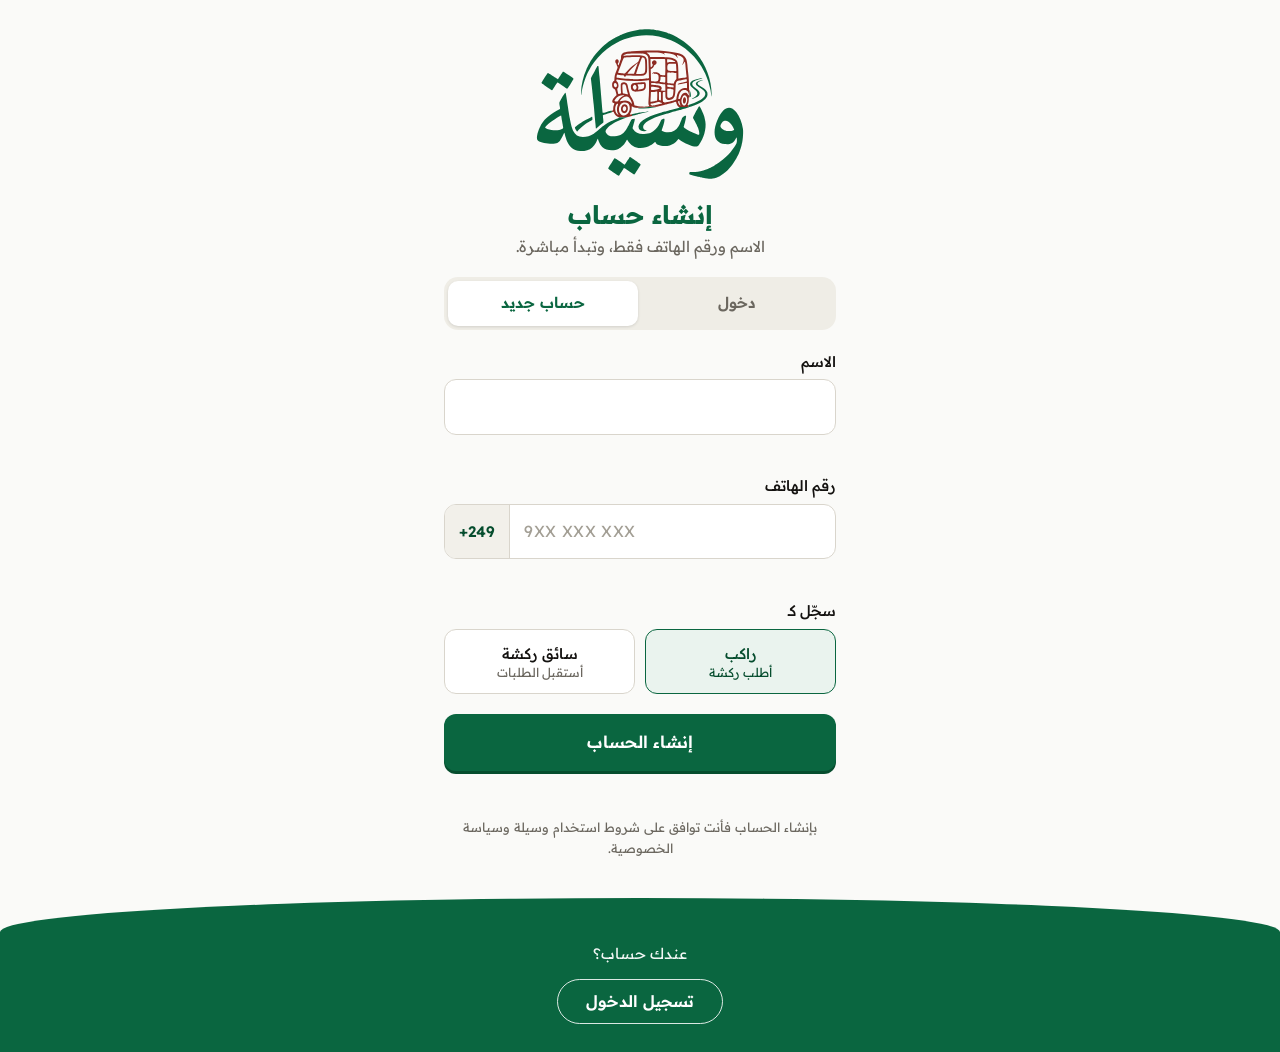
<file: signup.html>
<!DOCTYPE html>
<html lang="ar" dir="rtl"><head>
<meta charset="utf-8">
<meta http-equiv="refresh" content="0;url=login.html#signup">
<title>إنشاء حساب — وسيلة</title>
<script>location.replace('login.html#signup');</script>
</head><body><a href="login.html#signup">إنشاء حساب</a></body></html>
</file>
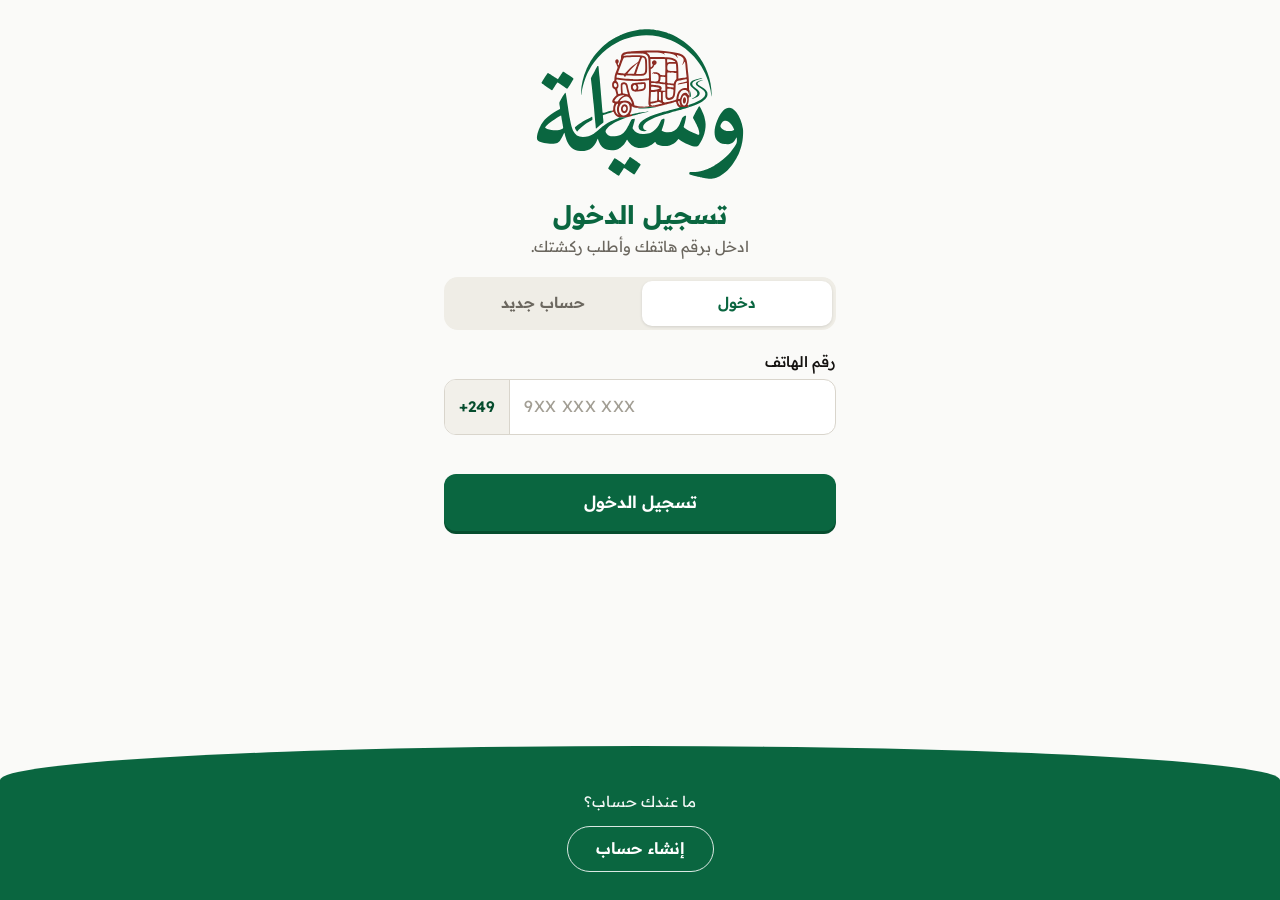
<file: subscription.html>
<!DOCTYPE html>
<html lang="ar" dir="rtl"><head>
<meta charset="utf-8">
<meta name="viewport" content="width=device-width, initial-scale=1, viewport-fit=cover">
<meta name="theme-color" content="#0A6640">
<link href="https://fonts.googleapis.com/css2?family=Readex+Pro:wght@400;500;600;700&display=swap" rel="stylesheet">
<link rel="stylesheet" href="css/base.css">
<link rel="stylesheet" href="css/auth.css">
<link rel="stylesheet" href="css/request.css">
<link rel="stylesheet" href="css/subscription.css">
<title>اشتراك الكابتن — وسيلة</title>
<link rel="stylesheet" href="css/nav.css">
</head><body>
<header class="bar">
  <a class="back" href="home.html" aria-label="الرجوع للرئيسية">
    <svg width="22" height="22" viewBox="0 0 24 24" fill="none" stroke="currentColor" stroke-width="2.4" stroke-linecap="round" stroke-linejoin="round" aria-hidden="true"><path d="M9 5l7 7-7 7"/></svg>
  </a>
  <h1>اشتراك الكابتن</h1>
</header>

<main>
  <!-- حساب راكب -->
  <section id="riderView" hidden class="panel">
    <h2>الاشتراك للكباتن فقط</h2>
    <p>حسابك مسجَّل كراكب، والاشتراك لا ينطبق عليه.</p>
    <a class="cta as-link" href="request.html">اطلب ركشة</a>
  </section>

  <div id="driverView" hidden>
    <section class="panel state" id="stateBox" aria-live="polite">
      <p class="status" id="stateTag"></p>
      <h2 id="stateTitle"></h2>
      <p id="stateText"></p>
    </section>

    <h3 class="sec">اختر الباقة</h3>
    <div class="plans" id="plans" role="radiogroup" aria-label="الباقات"></div>

    <!-- العرض المجاني -->
    <button class="cta" id="trialBtn" type="button" hidden>فعّل العرض المجاني</button>

    <!-- الدفع للباقات المدفوعة -->
    <section id="payView" hidden>
      <h3 class="sec">طريقة الدفع</h3>
      <div class="methods" id="methods" role="radiogroup" aria-label="طريقة الدفع"></div>

      <div class="panel pay">
        <dl class="trip">
          <div><dt>المبلغ</dt><dd id="pAmount"></dd></div>
          <div><dt id="pAccLabel">رقم الحساب</dt><dd class="acc"><span id="pAcc" dir="ltr"></span><button class="copy" id="copyBtn" type="button" hidden>نسخ</button></dd></div>
        </dl>
        <p class="hint" id="accWarn" hidden>لم يُضبط رقم الحساب لهذه الطريقة بعد، لا تحوّل قبل ظهوره.</p>
        <ol class="steps">
          <li>حوّل المبلغ بالضبط إلى الرقم أعلاه.</li>
          <li>اكتب رقم العملية (أو رقم هاتفك الذي حوّلت منه) في الخانة التالية.</li>
          <li>اضغط «إرسال الطلب»، وسيُفعَّل اشتراكك بعد تأكيد الإدارة للدفع.</li>
        </ol>
        <label class="lbl" for="ref">رقم العملية أو رقم الهاتف المحوَّل منه</label>
        <div class="box"><input id="ref" type="text" inputmode="text" autocomplete="off" maxlength="40" dir="ltr"></div>
        <button class="cta" id="sendBtn" type="button">إرسال الطلب</button>
      </div>
    </section>

    <p class="form-msg" id="msg" role="status" aria-live="polite"></p>

    <section id="histView" hidden>
      <h3 class="sec">طلباتي</h3>
      <ul class="hist" id="hist"></ul>
    </section>
  </div>
</main>

<script src="js/store.js"></script>
<script src="js/nav.js"></script>
<script src="js/subscription.js"></script>
</body></html>
</file>
<file: css/base.css>
/* ألوان وخطوط مشتركة بين كل الصفحات — ألوان الشعار */
:root{
  --bg:#FAFAF8; --ink:#141210;
  --green:#0A6640; --green-deep:#064D2E; --maroon:#8E2B22; --gold:#B9822A;
  --muted:#6B675F; --line:#D9D5CC; --field:#FFFFFF; --err:#B3261E;
  box-sizing:border-box; padding-top:env(safe-area-inset-top,0px);
}
*,*::before,*::after{box-sizing:inherit}
html{height:100%;scroll-padding-top:env(safe-area-inset-top,0px)}
</file>
<file: css/splash.css>
:root{padding-bottom:env(safe-area-inset-bottom,0px)}
html,body{height:100%;margin:0}
body{transition:opacity .45s ease;background:var(--bg);color:var(--ink);display:grid;place-items:center;font-family:Montserrat,system-ui,sans-serif}
svg{width:min(86vw,720px);height:auto;display:block;overflow:visible}

/* ---- Colors from brand logo: green #0A6640 · maroon #8E2B22 · gold #B9822A ----
   ---- Timeline (total 3.0s) ----
   0.00-2.00  outlines draw themselves (stroke-dashoffset), right-to-left
   1.60-2.35  solid block fades in around the drawn outlines
   2.30-3.00  WASEELA + tagline rise in                                   */
.s{fill:none;stroke:var(--c);stroke-width:5;stroke-linecap:round;stroke-linejoin:round;
   stroke-dasharray:1;stroke-dashoffset:1;
   animation:draw var(--t) cubic-bezier(.65,0,.3,1) var(--d) forwards}
.g{--c:var(--green)} .m{--c:var(--maroon)}
.fill{fill:var(--c);fill-rule:evenodd;opacity:0;animation:fadeIn .75s ease 1.6s forwards}
.strokes{animation:fadeOut .5s ease 1.85s forwards}
.name,.tag{opacity:0;transform:translateY(24px);animation:rise .7s cubic-bezier(.2,.7,.2,1) 2.3s forwards}
.tag{animation-delay:2.5s;animation-duration:.5s}
@keyframes draw{to{stroke-dashoffset:0}}
@keyframes fadeIn{to{opacity:1}}
@keyframes fadeOut{to{opacity:0}}
@keyframes rise{to{opacity:1;transform:none}}
@media (prefers-reduced-motion:reduce){
  .s{animation:none;stroke-dashoffset:0} .strokes{display:none}
  .fill,.name,.tag{animation:none;opacity:1;transform:none}}
body.leave{opacity:0}
body.leave{opacity:0}
body.leave{opacity:0}
button{position:fixed;inset-block-end:calc(16px + env(safe-area-inset-bottom,0px));inset-inline-start:16px;background:none;border:1px solid currentColor;color:var(--ink);border-radius:999px;padding:8px 14px;font:inherit;font-size:13px;cursor:pointer}
button:focus-visible{outline:2px solid currentColor;outline-offset:3px}
body{transition:opacity .45s ease}
body.leave{opacity:0}
</file>
<file: css/auth.css>
/* مكوّنات مشتركة لصفحتَي الدخول وإنشاء الحساب */
body{margin:0;min-height:100%;display:flex;flex-direction:column;background:var(--bg);color:var(--ink);
  font-family:"Readex Pro",system-ui,-apple-system,"Segoe UI",Tahoma,sans-serif;font-size:16px;line-height:1.6}
main{flex:1;width:100%;max-width:440px;margin:0 auto;padding:20px 24px 40px}
.logo{display:block;width:min(52vw,210px);height:auto;margin:8px auto 18px}
h1{margin:0 0 4px;font-size:1.6rem;line-height:1.3;font-weight:700;color:var(--green);text-align:center}
.sub{margin:0 0 26px;text-align:center;color:var(--muted);font-size:.95rem}

.field{margin-bottom:16px}
label,.label{display:block;margin-bottom:6px;font-weight:500;font-size:.92rem}
.box{display:flex;align-items:stretch;background:var(--field);border:1.5px solid var(--line);border-radius:12px;
  transition:border-color .15s,box-shadow .15s;overflow:hidden}
.box:focus-within{border-color:var(--gold);box-shadow:0 0 0 3px rgba(185,130,42,.24)}
.box.bad{border-color:var(--err)}
.box.bad:focus-within{box-shadow:0 0 0 3px rgba(179,38,30,.18)}
.box.ltr{direction:ltr}
.prefix{display:flex;align-items:center;padding:0 14px;background:#F2F0EA;color:var(--green-deep);font-weight:600;
  direction:ltr;unicode-bidi:isolate;border-right:1.5px solid var(--line);font-size:.95rem}
input[type=text],input[type=tel],input[type=password]{flex:1;min-width:0;border:0;outline:0;background:transparent;
  font:inherit;color:inherit;padding:14px}
input::placeholder{color:#A39F95}
input[type=tel]{direction:ltr;text-align:left;letter-spacing:.04em}
.toggle{border:0;background:none;color:var(--green);font:inherit;font-size:.88rem;font-weight:600;padding:0 14px;cursor:pointer}
.toggle:focus-visible,.link:focus-visible,.cta:focus-visible,.ghost:focus-visible{outline:3px solid var(--gold);outline-offset:2px}
.msg{min-height:1.3em;margin:6px 2px 0;color:var(--err);font-size:.85rem}
.msg a{color:inherit;font-weight:600}

.link{color:var(--maroon);font-weight:500;font-size:.92rem;text-decoration:none;border-bottom:1.5px solid rgba(142,43,34,.35)}
.link:hover{border-bottom-color:var(--maroon)}

.cta{width:100%;border:0;border-radius:12px;background:var(--green);color:#fff;font:inherit;font-weight:600;font-size:1.05rem;
  padding:15px;cursor:pointer;box-shadow:0 3px 0 var(--green-deep);transition:transform .08s,box-shadow .08s,background .15s}
.cta:hover{background:#0C7449}
.cta:active{transform:translateY(2px);box-shadow:0 1px 0 var(--green-deep)}
.cta[disabled]{opacity:.75;cursor:progress}
.form-msg{min-height:1.4em;margin:12px 0 0;text-align:center;font-size:.9rem;color:var(--err)}
.form-msg.ok{color:var(--green)}

footer{background:var(--green);color:#fff;text-align:center;
  border-radius:50% 50% 0 0 / 34px 34px 0 0;padding:44px 24px calc(28px + env(safe-area-inset-bottom,0px))}
footer p{margin:0 0 12px;font-size:.95rem;opacity:.95}
.ghost{display:inline-block;color:#fff;font-weight:600;text-decoration:none;border:1.5px solid rgba(255,255,255,.85);
  border-radius:999px;padding:9px 28px}
.ghost:hover{background:rgba(255,255,255,.12)}

@keyframes in{from{opacity:0;transform:translateY(14px)}to{opacity:1;transform:none}}
.logo{animation:in .6s cubic-bezier(.2,.7,.2,1) both}
.stagger{animation:in .6s cubic-bezier(.2,.7,.2,1) .15s both}
@media (prefers-reduced-motion:reduce){.logo,.stagger{animation:none}.cta{transition:none}}
</file>
<file: css/request.css>
/* خاص بصفحة طلب الركشة */
.bar{position:sticky;top:0;z-index:2;display:flex;align-items:center;gap:6px;padding:10px 14px;
  background:var(--bg);border-bottom:1px solid var(--line)}
.bar h1{margin:0;font-size:1.2rem;color:var(--green);text-align:start}
.back{display:grid;place-items:center;width:40px;height:40px;border-radius:50%;color:var(--green)}
.back:hover{background:#EAF3EE}
.back:focus-visible{outline:3px solid var(--gold);outline-offset:2px}
main{padding-top:22px;padding-bottom:calc(40px + env(safe-area-inset-bottom,0px))}
[hidden]{display:none!important}

textarea{flex:1;min-width:0;border:0;outline:0;background:transparent;font:inherit;color:inherit;padding:12px 14px;resize:none}
textarea::placeholder{color:#A39F95}
input[type=number]{flex:1;min-width:0;border:0;outline:0;background:transparent;font:inherit;color:inherit;padding:14px;
  direction:ltr;text-align:left;-moz-appearance:textfield}
input[type=number]::-webkit-outer-spin-button,input[type=number]::-webkit-inner-spin-button{-webkit-appearance:none;margin:0}
input[type=datetime-local]{flex:1;min-width:0;border:0;outline:0;background:transparent;font:inherit;color:inherit;padding:12px 14px}
.suffix{border-right:0;border-left:1.5px solid var(--line);font-size:.85rem;color:var(--muted);font-weight:500}

/* عدد الركاب + السعر في سطر واحد */
.row2{display:grid;grid-template-columns:auto 1fr;gap:12px 16px;align-items:end}
.row2 .wide{grid-column:1/-1;margin:-6px 2px 0}
.stepper{display:flex;align-items:center;border:1.5px solid var(--line);border-radius:12px;background:var(--field);overflow:hidden;height:50px}
.stepper button{width:46px;height:100%;border:0;background:#F2F0EA;color:var(--green-deep);font:inherit;font-size:1.3rem;font-weight:600;cursor:pointer}
.stepper button:hover:not(:disabled){background:#E5E2D8}
.stepper button:disabled{opacity:.4;cursor:not-allowed}
.stepper button:focus-visible{outline:3px solid var(--gold);outline-offset:-3px}
.stepper output{min-width:46px;text-align:center;font-weight:700;font-size:1.1rem}

/* خيارات مقسّمة */
.seg-group{border:0;margin:0 0 16px;padding:0}
.seg-group legend{padding:0;margin-bottom:6px;font-weight:500;font-size:.92rem}
.seg{display:grid;grid-template-columns:1fr 1fr;gap:10px}
.opt{position:relative;margin:0}
.opt input{position:absolute;inset:0;opacity:0;margin:0;cursor:pointer}
.opt span{display:block;text-align:center;padding:12px 8px;border:1.5px solid var(--line);border-radius:12px;background:var(--field);
  font-weight:500;transition:border-color .15s,background .15s,color .15s}
.opt input:checked + span{border-color:var(--green);background:#EAF3EE;color:var(--green-deep)}
.opt input:focus-visible + span{outline:3px solid var(--gold);outline-offset:2px}
.later{margin-top:10px}

/* عرض الطلب النشط */
.panel{background:var(--field);border:1.5px solid var(--line);border-radius:16px;padding:20px 18px}
.panel h2{margin:4px 0 12px;font-size:1.25rem;color:var(--green)}
.panel p{margin:0 0 16px;color:var(--muted)}
.status{display:inline-flex;align-items:center;gap:8px;background:#FBF3E4;color:#7A5410!important;border-radius:999px;
  padding:4px 14px;font-weight:600;font-size:.88rem;margin:0!important}
.dot{width:9px;height:9px;border-radius:50%;background:var(--gold);animation:pulse 1.4s ease-in-out infinite}
@keyframes pulse{50%{opacity:.35;transform:scale(.8)}}
.trip{margin:0 0 6px}
.trip div{display:flex;justify-content:space-between;gap:16px;padding:10px 0;border-bottom:1px solid var(--line)}
.trip div:last-child{border-bottom:0}
.trip dt{color:var(--muted);font-size:.9rem;flex:none}
.trip dd{margin:0;font-weight:600;text-align:end;overflow-wrap:anywhere}
.hint{font-size:.85rem;margin:10px 0 14px!important}
.danger{width:100%;border:1.5px solid var(--maroon);background:transparent;color:var(--maroon);font:inherit;font-weight:600;
  padding:13px;border-radius:12px;cursor:pointer}
.danger:hover{background:var(--maroon);color:#fff}
.danger:focus-visible{outline:3px solid var(--gold);outline-offset:2px}
.as-link{display:block;text-align:center;text-decoration:none}
@media (prefers-reduced-motion:reduce){.dot{animation:none}}

.share{width:100%;border:1.5px solid var(--green);background:transparent;color:var(--green);font:inherit;font-weight:600;padding:12px;border-radius:12px;cursor:pointer;margin-bottom:4px}
.share:hover:not([disabled]){background:#EAF3EE}
.share[disabled]{opacity:.6;cursor:progress}
.share:focus-visible{outline:3px solid var(--gold);outline-offset:2px}
</file>
<file: css/admin.css>
/* لوحة الإدارة — أعرض من تطبيق الجوال، وتتكيف مع الشاشات الصغيرة */
[hidden]{display:none!important}
body{margin:0;min-height:100%;background:var(--bg);color:var(--ink);font-family:"Readex Pro",system-ui,-apple-system,"Segoe UI",Tahoma,sans-serif;line-height:1.6}
.gate{max-width:420px;margin:0 auto;padding:24px 24px 40px;width:100%}
.gate h1{margin:0 0 4px;font-size:1.5rem;color:var(--green);text-align:center}
.note{margin:18px 0 0;text-align:center;color:var(--muted);font-size:.82rem}

.abar{position:sticky;top:0;z-index:10;background:#0B1B3A;color:#fff;padding-top:env(safe-area-inset-top,0px)}
.abar-in{max-width:960px;margin:0 auto;padding:12px 16px 6px;display:flex;align-items:center;justify-content:space-between;gap:12px}
.abar h1{margin:0;font-size:1.15rem;color:#fff;text-align:start}
.exit{border:1.5px solid #8FA3BF;background:transparent;color:#C5D2E6;font:inherit;font-size:.85rem;font-weight:600;border-radius:10px;padding:4px 14px;cursor:pointer}
.exit:hover{background:#8FA3BF;color:#0B1B3A}
.exit:focus-visible,.tab:focus-visible{outline:3px solid var(--gold);outline-offset:2px}
.tabs{max-width:960px;margin:0 auto;display:flex;gap:4px;padding:0 10px;overflow-x:auto;scrollbar-width:none}
.tabs::-webkit-scrollbar{display:none}
.tab{position:relative;flex:none;border:0;background:transparent;color:#8FA3BF;font:inherit;font-size:.92rem;font-weight:500;padding:10px 14px;cursor:pointer;white-space:nowrap}
.tab[aria-selected="true"]{color:#34C77B;font-weight:700}
.tab[aria-selected="true"]::after{content:"";position:absolute;inset-inline:12px;bottom:0;height:3px;border-radius:3px 3px 0 0;background:#34C77B}
.tab .n{display:inline-block;min-width:20px;margin-inline-start:6px;padding:0 6px;border-radius:999px;background:var(--maroon);color:#fff;font-size:.75rem;font-weight:700;text-align:center}

.wrap{max-width:960px;margin:0 auto;padding:18px 16px calc(40px + env(safe-area-inset-bottom,0px))}
.grid{display:grid;grid-template-columns:repeat(auto-fit,minmax(150px,1fr));gap:12px}
.card{background:var(--field);border:1.5px solid var(--line);border-radius:14px;padding:14px 12px;text-align:center}
.card b{display:block;font-size:1.5rem;color:var(--green);line-height:1.3}
.card span{font-size:.85rem;color:var(--muted)}
.card.warn{border-color:var(--gold)} .card.warn b{color:#7A5410}
.card a{color:inherit;text-decoration:none;display:block}

.toolbar{display:grid;gap:10px;margin-bottom:12px}
.filters{display:flex;flex-wrap:wrap;gap:6px;margin-bottom:12px}
.toolbar .filters{margin-bottom:0}
.chip{position:relative;margin:0}
.chip input{position:absolute;inset:0;opacity:0;margin:0;cursor:pointer}
.chip span{display:block;padding:6px 14px;border:1.5px solid var(--line);border-radius:999px;background:var(--field);font-size:.88rem;font-weight:500}
.chip input:checked + span{border-color:var(--green);background:#EAF3EE;color:var(--green-deep);font-weight:700}
.chip input:focus-visible + span{outline:3px solid var(--gold);outline-offset:2px}
input[type=search]{flex:1;min-width:0;border:0;outline:0;background:transparent;font:inherit;color:inherit;padding:12px 14px}

.list{list-style:none;margin:0;padding:0;display:grid;gap:12px;grid-template-columns:repeat(auto-fill,minmax(min(100%,420px),1fr))}
.item{background:var(--field);border:1.5px solid var(--line);border-radius:14px;padding:14px 16px;display:flex;flex-direction:column;gap:8px}
.item .top{display:flex;justify-content:space-between;align-items:flex-start;gap:10px}
.item h3{margin:0;font-size:1rem;overflow-wrap:anywhere}
.item .ph{color:var(--muted);font-size:.88rem;unicode-bidi:isolate}
.item .meta{color:var(--muted);font-size:.85rem}
.item .meta b{color:var(--ink);font-weight:600}
.item .route{display:grid;grid-template-columns:auto 1fr;gap:2px 10px;margin:0}
.item .route i{font-style:normal;color:var(--muted);font-size:.85rem;padding-top:2px}
.item .route b{font-weight:600;overflow-wrap:anywhere}
.tag{flex:none;font-size:.78rem;font-weight:700;border-radius:999px;padding:2px 12px;background:#F2F0EA;color:var(--muted)}
.tag.driver{background:#FBF3E4;color:#7A5410}.tag.rider{background:#EAF3EE;color:var(--green-deep)}
.tag.pending,.tag.accepted{background:#FBF3E4;color:#7A5410}
.tag.completed,.tag.approved,.tag.on{background:#EAF3EE;color:var(--green-deep)}
.tag.cancelled,.tag.rejected,.tag.off{background:#F6E6E4;color:var(--maroon)}
.acts{display:flex;flex-wrap:wrap;gap:8px;margin-top:2px;align-items:center}
.btn{border:1.5px solid var(--green);background:var(--green);color:#fff;font:inherit;font-size:.88rem;font-weight:600;border-radius:10px;padding:7px 16px;cursor:pointer}
.btn:hover{background:#0C7449}
.btn.line{background:transparent;color:var(--green)}
.btn.line:hover{background:#EAF3EE}
.btn.bad{background:transparent;color:var(--maroon);border-color:var(--maroon)}
.btn.bad:hover{background:var(--maroon);color:#fff}
.btn:focus-visible,select:focus-visible{outline:3px solid var(--gold);outline-offset:2px}
.btn[disabled]{opacity:.5;cursor:not-allowed}
select{font:inherit;font-size:.88rem;border:1.5px solid var(--line);border-radius:10px;background:var(--field);padding:6px 8px;color:inherit}
.empty{text-align:center;color:var(--muted);padding:28px 0}
.msgline{min-height:1.4em;margin:12px 0 0;text-align:center;font-size:.9rem;color:var(--err)}
.msgline.ok{color:var(--green)}

.panel{max-width:640px;margin:0 auto 18px}
.panel h2{margin:0 0 12px;font-size:1.05rem;color:var(--green)}
.panel h2:not(:first-child){margin-top:18px}
.two{display:grid;grid-template-columns:repeat(auto-fit,minmax(200px,1fr));gap:0 14px}
.panel .form-msg{margin-top:10px}
.form-msg.ok{color:var(--green)}

.warn{margin:0 0 14px;padding:10px 14px;border-radius:12px;background:#FFF4D6;color:#7A5200;font-size:.9rem;text-align:center}
</file>
<file: css/trips.css>
/* مشترك بين صفحتَي «أماكني» و«سجل رحلاتي» */
.bar .count{margin-inline-start:auto;background:var(--green);color:#fff;border-radius:999px;padding:2px 12px;font-weight:700;font-size:.9rem}
.intro{margin:0 0 16px;color:var(--muted);font-size:.95rem}
.sec{margin:24px 0 10px;font-size:1.05rem;color:var(--green)}
.sec.first{margin-top:0}
.empty{text-align:center}
.empty h2{color:var(--muted)}
.empty a:not(.cta){color:var(--green);font-weight:600}
.panel .form-msg{margin-top:10px}
.form-msg.ok{color:var(--green)}

/* أماكني */
.favs,.trips{list-style:none;margin:0;padding:0;display:grid;gap:12px}
.fav,.trip-card{background:var(--field);border:1.5px solid var(--line);border-radius:16px;padding:14px 16px}
.fav h4{margin:0 0 8px;font-size:1.05rem;color:var(--green-deep);overflow-wrap:anywhere}
.fav .route,.trip-card .route{display:grid;grid-template-columns:auto 1fr;gap:2px 10px;align-items:start;margin:0 0 12px}
.route i{font-style:normal;color:var(--muted);font-size:.85rem;padding-top:2px}
.route b{font-weight:600;overflow-wrap:anywhere}
.actions{display:flex;gap:10px}
.actions .cta,.actions .ghost{flex:1;padding:11px 8px;font-size:.95rem;text-align:center;text-decoration:none;border-radius:12px;font:inherit;font-weight:600;cursor:pointer}
.actions .cta{border:0;display:block}
.actions .ghost{border:1.5px solid var(--maroon);background:transparent;color:var(--maroon)}
.actions .ghost:hover{background:var(--maroon);color:#fff}
.actions .ghost.green{border-color:var(--green);color:var(--green)}
.actions .ghost.green:hover{background:var(--green);color:#fff}
a.ghost{display:block;text-decoration:none}
.actions .ghost:focus-visible{outline:3px solid var(--gold);outline-offset:2px}

/* السجل */
.stats{display:grid;grid-template-columns:repeat(3,1fr);gap:10px;margin-bottom:14px}
.stat{background:var(--field);border:1.5px solid var(--line);border-radius:14px;padding:12px 8px;text-align:center}
.stat b{display:block;font-size:1.35rem;color:var(--green)}
.stat span{font-size:.82rem;color:var(--muted)}
.tabs{display:grid;grid-template-columns:repeat(4,1fr);gap:6px;margin-bottom:14px}
.tabs .opt span{padding:9px 2px;font-size:.88rem}
.trip-card .top{display:flex;justify-content:space-between;align-items:center;gap:10px;margin-bottom:8px;font-size:.85rem;color:var(--muted)}
.st{font-weight:700;border-radius:999px;padding:2px 12px;font-size:.8rem}
.st.completed{background:#EAF3EE;color:var(--green-deep)}
.st.pending,.st.accepted{background:#FBF3E4;color:#7A5410}
.st.cancelled{background:#F6E6E4;color:var(--maroon)}
.facts{display:flex;justify-content:space-between;gap:10px;flex-wrap:wrap;color:var(--muted);font-size:.88rem;margin-bottom:10px}
.facts strong{color:var(--ink)}
.cap{margin:0 0 12px;padding-top:10px;border-top:1px solid var(--line);font-size:.9rem;color:var(--gold);font-weight:600}
.cap a{color:var(--green);text-decoration:none;border-bottom:1.5px solid rgba(10,102,64,.35)}
.saved-note{align-self:center;flex:1;text-align:center;color:var(--green);font-size:.9rem;font-weight:600}
</file>
<file: css/nav.css>
/* شريط التنقل السفلي الثابت — مشترك بين الصفحات الرئيسية للتطبيق */
.bnav{--nav-bg:#0B1B3A;--nav-off:#8FA3BF;--nav-on:#34C77B;
  position:fixed;inset-inline:0;bottom:0;z-index:20;background:var(--nav-bg);
  padding-bottom:env(safe-area-inset-bottom,0px);box-shadow:0 -2px 14px rgba(11,27,58,.28)}
.bnav ul{list-style:none;margin:0 auto;padding:0 4px;max-width:520px;display:flex}
.bnav li{flex:1;min-width:0}
.bnav a{position:relative;display:flex;flex-direction:column;align-items:center;justify-content:center;gap:3px;
  min-height:64px;padding:8px 2px 6px;color:var(--nav-off);text-decoration:none;
  font-family:inherit;font-size:.72rem;font-weight:500;line-height:1.2;text-align:center;
  -webkit-tap-highlight-color:transparent;transition:color .15s}
.bnav svg{width:24px;height:24px;flex:none}
.bnav a::before{content:"";position:absolute;top:0;width:28px;height:3px;border-radius:0 0 3px 3px;background:var(--nav-on);opacity:0;transition:opacity .15s}
.bnav a[aria-current="page"]{color:var(--nav-on);font-weight:700}
.bnav a[aria-current="page"]::before{opacity:1}
.bnav a:hover{color:#C5D2E6}
.bnav a[aria-current="page"]:hover{color:var(--nav-on)}
.bnav a:focus-visible{outline:3px solid var(--gold);outline-offset:-3px;border-radius:10px}
.bnav span{display:block;max-width:100%;overflow:hidden;text-overflow:ellipsis;white-space:nowrap}
body.has-bnav{padding-bottom:calc(64px + env(safe-area-inset-bottom,0px))}
@media (prefers-reduced-motion:reduce){.bnav a,.bnav a::before{transition:none}}
</file>
<file: css/home.css>
/* الصفحة الرئيسية: تتغير حسب نوع الحساب (عميل / كابتن) */
body{margin:0;min-height:100%;background:var(--bg);color:var(--ink);
  font-family:"Readex Pro",system-ui,-apple-system,"Segoe UI",Tahoma,sans-serif;line-height:1.6}
[hidden]{display:none!important}
.top{max-width:440px;margin:0 auto;padding:18px 20px 6px;display:flex;align-items:center;justify-content:space-between;gap:12px}
.hello .when{margin:0;color:var(--muted);font-size:.88rem}
.hello h1{margin:0;font-size:1.45rem;line-height:1.3;color:var(--green);overflow-wrap:anywhere}
.avatar{flex:none;width:48px;height:48px;border-radius:50%;background:var(--green);color:#fff;display:grid;place-items:center;
  font-size:1.2rem;font-weight:700;text-decoration:none;box-shadow:0 2px 0 var(--green-deep)}
.avatar:focus-visible,.ask:focus-visible,.btn:focus-visible,.sub:focus-visible,.rate:focus-visible,.fav:focus-visible,.trip:focus-visible{outline:3px solid var(--gold);outline-offset:2px}
main{max-width:440px;margin:0 auto;padding:10px 20px 24px}
.storewarn{margin:0 0 12px;padding:10px 14px;background:#FBF3E4;border-radius:12px;color:#7A5410;font-size:.88rem;font-weight:500}
.muted{color:var(--muted);font-size:.82rem}

/* بطاقة رئيسية كبيرة */
.ask{display:flex;align-items:center;justify-content:space-between;gap:14px;text-decoration:none;color:#fff;
  background:var(--green);border-radius:18px;padding:18px 20px;margin:0 0 16px;box-shadow:0 3px 0 var(--green-deep)}
.ask:hover{background:#0C7449}
.ask b{display:block;font-size:1.25rem}
.ask small{display:block;opacity:.85;font-size:.9rem}
.ask svg{flex:none}
.badge{flex:none;min-width:34px;height:34px;padding:0 10px;border-radius:999px;background:#fff;color:var(--green-deep);display:grid;place-items:center;font-style:normal;font-weight:700}

/* طلب أو رحلة جارية */
.card{background:var(--field);border:1.5px solid var(--line);border-radius:16px;padding:14px 16px;margin:0 0 16px}
.card.now{border-color:var(--green)}
.row{display:flex;justify-content:space-between;align-items:center;gap:10px;margin-bottom:8px}
.chip{display:inline-block;padding:2px 12px;border-radius:999px;background:#FBF3E4;color:#7A5410;font-size:.82rem;font-weight:700}
.chip.ok{background:#EAF3EE;color:var(--green-deep)}
.card h3{margin:0 0 6px;font-size:1.05rem}
.route{display:grid;grid-template-columns:auto 1fr;gap:2px 10px;margin:0 0 10px}
.route i{font-style:normal;color:var(--muted);font-size:.85rem;padding-top:2px}
.route b{font-weight:600;overflow-wrap:anywhere}
.driver{margin:0 0 10px;color:var(--green-deep);font-weight:600;font-size:.92rem}
.btn{display:block;text-align:center;text-decoration:none;border:1.5px solid var(--green);color:var(--green);font-weight:600;border-radius:12px;padding:10px}
.btn:hover{background:#EAF3EE}

.rate{display:flex;justify-content:space-between;align-items:center;gap:12px;text-decoration:none;color:#7A5410;background:#FBF3E4;
  border:1.5px solid var(--gold);border-radius:14px;padding:12px 16px;margin:0 0 16px;font-size:.92rem;font-weight:500}
.rate b{flex:none;color:var(--green-deep)}

/* أقسام */
.block{margin:0 0 20px}
.head{display:flex;justify-content:space-between;align-items:baseline;margin-bottom:8px}
.head h2{margin:0;font-size:1.05rem;color:var(--green)}
.head a{color:var(--green);font-size:.88rem;font-weight:600;text-decoration:none}
.hint{margin:0;padding:12px 14px;background:var(--field);border:1.5px dashed var(--line);border-radius:12px;color:var(--muted);font-size:.9rem}
.hint a{color:var(--green);font-weight:600}
.chips{display:flex;gap:8px;overflow-x:auto;padding:2px 0 6px;scrollbar-width:none}
.chips::-webkit-scrollbar{display:none}
.fav{flex:none;max-width:70%;text-decoration:none;color:var(--green-deep);background:#EAF3EE;border:1.5px solid var(--green);
  border-radius:14px;padding:8px 14px;font-weight:600;font-size:.92rem;white-space:nowrap;overflow:hidden;text-overflow:ellipsis}
.fav:hover{background:var(--green);color:#fff}

/* الرحلات الأخيرة */
.trips{list-style:none;margin:0;padding:0;display:grid;gap:10px}
.trip{display:block;text-decoration:none;color:inherit;background:var(--field);border:1.5px solid var(--line);border-radius:14px;padding:10px 14px}
.trip .r{font-weight:600;overflow-wrap:anywhere}
.trip .m{display:flex;justify-content:space-between;gap:10px;margin-top:2px;color:var(--muted);font-size:.84rem}
.trip .m .s{font-weight:700}
.s.completed{color:var(--green)}.s.cancelled{color:var(--maroon)}.s.pending,.s.accepted{color:#7A5410}
.trip .stars{color:var(--gold);font-weight:600}

/* الكابتن */
.sub{display:flex;align-items:center;justify-content:space-between;gap:12px;text-decoration:none;color:var(--green-deep);
  background:#EAF3EE;border:1.5px solid var(--green);border-radius:14px;padding:12px 16px;margin:0 0 16px}
.sub b{display:block}
.sub small{display:block;font-size:.85rem;color:var(--muted)}
.sub em{flex:none;font-style:normal;font-weight:700;font-size:.88rem;background:var(--green);color:#fff;border-radius:999px;padding:3px 14px}
.sub.warn{background:#FBF3E4;border-color:var(--gold);color:#7A5410}
.sub.warn em{background:var(--gold)}
.stats{display:grid;grid-template-columns:repeat(3,1fr);gap:10px;margin:0 0 16px}
.stat{background:var(--field);border:1.5px solid var(--line);border-radius:14px;padding:12px 6px;text-align:center}
.stat b{display:block;font-size:1.3rem;color:var(--green);line-height:1.4}
.stat span{font-size:.8rem;color:var(--muted)}

.btn.map{background:#0B1B3A;border-color:#0B1B3A;color:#fff;margin-bottom:8px}
.btn.map:hover{background:#13294f}
</file>
<file: css/login.css>
/* خاص بصفحة الدخول / إنشاء الحساب */
[hidden]{display:none !important}
.sub{margin-bottom:18px}

.tabs{display:grid;grid-template-columns:1fr 1fr;gap:4px;padding:4px;margin:0 0 20px;background:#EFEDE6;border-radius:14px}
.tabs button{border:0;background:transparent;font:inherit;font-weight:600;font-size:.95rem;color:var(--muted);padding:10px 8px;border-radius:10px;cursor:pointer;transition:background .15s,color .15s}
.tabs button[aria-selected=true]{background:#fff;color:var(--green);box-shadow:0 1px 3px rgba(0,0,0,.12)}
.tabs button:focus-visible{outline:3px solid var(--gold);outline-offset:2px}

.roles{display:grid;grid-template-columns:1fr 1fr;gap:10px;border:0;margin:0 0 20px;padding:0}
.roles legend{padding:0;margin-bottom:6px;font-weight:500;font-size:.92rem}
.role{position:relative;margin:0}
.role input{position:absolute;opacity:0;inset:0;margin:0;cursor:pointer}
.role span{display:block;text-align:center;padding:12px 8px;border:1.5px solid var(--line);border-radius:12px;background:var(--field);
  font-weight:500;transition:border-color .15s,background .15s,color .15s}
.role small{display:block;font-weight:400;color:var(--muted);font-size:.78rem;line-height:1.3}
.role input:checked + span{border-color:var(--green);background:#EAF3EE;color:var(--green-deep)}
.role input:checked + span small{color:var(--green-deep)}
.role input:focus-visible + span{outline:3px solid var(--gold);outline-offset:2px}

.fine{margin:14px 0 0;text-align:center;color:var(--muted);font-size:.8rem}
button.ghost{background:transparent;font:inherit;font-weight:600;cursor:pointer}
</file>
<file: css/orders.css>
/* خاص بصفحة الطلبات المتاحة للكابتن */
.bar .count{margin-inline-start:auto;background:var(--green);color:#fff;border-radius:999px;padding:2px 12px;font-weight:700;font-size:.9rem}
.orders{list-style:none;margin:0;padding:0;display:grid;gap:12px}
.order{background:var(--field);border:1.5px solid var(--line);border-radius:16px;padding:14px 16px}
.order .tags{display:flex;flex-wrap:wrap;gap:6px;margin-bottom:8px}
.tag{font-size:.8rem;font-weight:600;border-radius:999px;padding:2px 10px;background:#F2F0EA;color:var(--muted)}
.tag.now{background:#EAF3EE;color:var(--green-deep)}
.tag.later{background:#FBF3E4;color:#7A5410}
.route{display:grid;grid-template-columns:auto 1fr;gap:2px 10px;align-items:start;margin:0 0 10px}
.route i{font-style:normal;color:var(--muted);font-size:.85rem;padding-top:2px}
.route b{font-weight:600;overflow-wrap:anywhere}
.facts{display:flex;justify-content:space-between;gap:10px;flex-wrap:wrap;color:var(--muted);font-size:.88rem;margin-bottom:12px}
.facts strong{color:var(--ink)}
.note-line{margin:-4px 0 12px;color:var(--muted);font-size:.88rem;overflow-wrap:anywhere}
.order .cta{padding:12px}
.order .cta[disabled]{opacity:.5;cursor:not-allowed;box-shadow:none}
.trip-now{margin-bottom:18px;border-color:var(--green)}
.status.ok{background:#EAF3EE;color:var(--green-deep)!important}
.busy{margin:0 0 12px;padding:10px 14px;background:#FBF3E4;border-radius:12px;color:#7A5410;font-size:.9rem;font-weight:500}
.empty{text-align:center}
.empty h2{color:var(--muted)}

/* الموقع والخرائط للكابتن */
.locbar{margin:0 0 12px}
.locbtn{width:100%;border:1.5px solid var(--green);background:transparent;color:var(--green);font:inherit;font-weight:600;padding:11px;border-radius:12px;cursor:pointer}
.locbtn:hover:not([disabled]){background:#EAF3EE}
.locbtn[disabled]{opacity:.6;cursor:progress}
.locbtn:focus-visible,.maplink:focus-visible{outline:3px solid var(--gold);outline-offset:2px}
.locbar .hint{margin:8px 0 0!important}
.maploc{margin:0 0 12px}
.maplinks{display:grid;gap:8px;margin:0 0 14px}
.maplink{display:block;text-align:center;text-decoration:none;font-weight:600;font-size:.95rem;color:#fff;background:#0B1B3A;border-radius:12px;padding:11px 8px}
.maplink:hover{background:#13294f}
.maplink.alt{background:transparent;color:#0B1B3A;border:1.5px solid #0B1B3A}
.maplink.alt:hover{background:#EEF1F6}
.locinfo{margin:6px 2px 0;color:var(--muted);font-size:.82rem}
.dist{margin:6px 0 12px;color:var(--green-deep);font-weight:600;font-size:.9rem}
</file>
<file: css/profile.css>
/* خاص بصفحة الملف الشخصي والإعدادات */
.hero{text-align:center;margin-bottom:16px}
.avatar{width:84px;height:84px;margin:0 auto 10px;border-radius:50%;background:var(--green);color:#fff;display:grid;place-items:center;
  font-size:2rem;font-weight:700;box-shadow:0 3px 0 var(--green-deep)}
.hero h2{margin:0;font-size:1.3rem;color:var(--ink);overflow-wrap:anywhere}
.hero .phone{margin:2px 0 8px;color:var(--muted);font-size:.95rem;unicode-bidi:isolate}
.role{display:inline-block;padding:2px 14px;border-radius:999px;background:#EAF3EE;color:var(--green-deep);font-weight:600;font-size:.85rem}
.role.driver{background:#FBF3E4;color:#7A5410}
.stats{display:grid;grid-template-columns:repeat(auto-fit,minmax(110px,1fr));gap:10px;margin-bottom:12px}
.stat{background:var(--field);border:1.5px solid var(--line);border-radius:14px;padding:12px 8px;text-align:center}
.stat b{display:block;font-size:1.35rem;color:var(--green)}
.stat span{font-size:.82rem;color:var(--muted)}
.subcard{display:flex;align-items:center;justify-content:space-between;gap:12px;text-decoration:none;color:var(--ink);
  background:var(--field);border:1.5px solid var(--gold);border-radius:14px;padding:12px 16px;margin-bottom:6px}
.subcard small{display:block;color:var(--muted);font-size:.85rem}
.subcard svg{color:var(--gold);flex:none}
.subcard:focus-visible{outline:3px solid var(--gold);outline-offset:2px}
.sec{margin:24px 0 10px;font-size:1.05rem;color:var(--green)}
.panel .field:last-of-type{margin-bottom:16px}
.box.ro{background:#F2F0EA}
.box.ro input{color:var(--muted)}
.hint{margin:6px 2px 0!important;font-size:.82rem}
.switch{position:relative;display:flex;align-items:center;justify-content:space-between;gap:14px;margin:0 0 6px;cursor:pointer}
.switch b{font-weight:600}
.switch small{display:block;color:var(--muted);font-size:.82rem;font-weight:400}
.switch input{position:absolute;inset:0;opacity:0;margin:0;cursor:pointer}
.switch i{flex:none;width:48px;height:28px;border-radius:999px;background:#CFCBC0;position:relative;transition:background .15s}
.switch i::after{content:"";position:absolute;top:3px;inset-inline-start:3px;width:22px;height:22px;border-radius:50%;background:#fff;transition:inset-inline-start .15s}
.switch input:checked + i{background:var(--green)}
.switch input:checked + i::after{inset-inline-start:23px}
.switch input:focus-visible + i{outline:3px solid var(--gold);outline-offset:2px}
.panel .form-msg{margin-top:10px}
.out{width:100%;margin-top:22px;border:1.5px solid var(--maroon);background:transparent;color:var(--maroon);font:inherit;font-weight:600;padding:13px;border-radius:12px;cursor:pointer}
.out:hover{background:var(--maroon);color:#fff}
.out:focus-visible{outline:3px solid var(--gold);outline-offset:2px}
.del{margin-top:20px;border:1.5px dashed var(--line);border-radius:14px;padding:12px 16px}
.del summary{cursor:pointer;color:var(--maroon);font-weight:600}
.del summary:focus-visible{outline:3px solid var(--gold);outline-offset:2px}
.del p{color:var(--muted);font-size:.9rem;margin:10px 0}
.del .box{margin-bottom:12px}
@media (prefers-reduced-motion:reduce){.switch i,.switch i::after{transition:none}}
</file>
<file: css/rate.css>
/* خاص بصفحة تقييم الكابتن */
.sr{position:absolute;width:1px;height:1px;overflow:hidden;clip:rect(0 0 0 0);white-space:nowrap}
.captain{display:flex;align-items:center;gap:14px;background:var(--field);border:1.5px solid var(--line);border-radius:16px;padding:14px 16px;margin-bottom:22px}
.avatar{flex:none;width:52px;height:52px;border-radius:50%;background:var(--green);color:#fff;display:grid;place-items:center;font-size:1.4rem;font-weight:700}
.cname{margin:0;font-weight:700;font-size:1.1rem}
.ctrip{margin:0;color:var(--muted);font-size:.85rem;overflow-wrap:anywhere}

.stars{display:flex;justify-content:center;gap:6px;direction:ltr}   /* النجمة الأولى يساراً دائماً */
.stars label{position:relative;margin:0;cursor:pointer}
.stars input{position:absolute;inset:0;opacity:0;margin:0;cursor:pointer}
.stars span{display:block;font-size:2.8rem;line-height:1;color:#D9D5CC;padding:2px 4px;transition:color .12s,transform .12s}
.stars label.on span{color:var(--gold)}
.stars label:hover span{transform:scale(1.12)}
.stars label:has(input:focus-visible) span{outline:3px solid var(--gold);outline-offset:2px;border-radius:8px}
.star-word{min-height:1.6em;margin:6px 0 0;text-align:center;font-weight:600;color:var(--green-deep)}
.seg-group .msg{text-align:center}

.chips{display:flex;flex-wrap:wrap;gap:8px}
.chip{position:relative;margin:0}
.chip input{position:absolute;inset:0;opacity:0;margin:0;cursor:pointer}
.chip span{display:block;padding:8px 14px;border:1.5px solid var(--line);border-radius:999px;background:var(--field);font-size:.9rem;font-weight:500;
  transition:border-color .15s,background .15s,color .15s}
.chip input:checked + span{border-color:var(--green);background:#EAF3EE;color:var(--green-deep)}
.chip input:focus-visible + span{outline:3px solid var(--gold);outline-offset:2px}

.done{text-align:center}
.check{width:60px;height:60px;margin:0 auto 6px;border-radius:50%;background:#EAF3EE;color:var(--green);display:grid;place-items:center;font-size:1.9rem;font-weight:700}
.stars-static{direction:ltr;font-size:1.6rem;letter-spacing:4px;color:#D9D5CC;margin:-4px 0 18px}
.stars-static .on{color:var(--gold)}
@media (prefers-reduced-motion:reduce){.stars span,.chip span{transition:none}.stars label:hover span{transform:none}}
</file>
<file: css/subscription.css>
/* خاص بصفحة اشتراك الكابتن */
.sec{margin:22px 0 10px;font-size:1.05rem;color:var(--green)}
.state{margin-bottom:6px}
.state.on{border-color:var(--green)}
.state .status.on{background:#EAF3EE;color:var(--green-deep)!important}
.state p:last-child{margin-bottom:0}
.plans{display:grid;gap:10px;margin-bottom:14px}
.plan{position:relative;display:block;margin:0}
.plan input{position:absolute;inset:0;opacity:0;margin:0;cursor:pointer}
.plan .pbox{display:flex;align-items:center;justify-content:space-between;gap:12px;padding:14px 16px;border:1.5px solid var(--line);
  border-radius:14px;background:var(--field);transition:border-color .15s,background .15s}
.plan input:checked + .box{border-color:var(--green);background:#EAF3EE}
.plan input:focus-visible + .box{outline:3px solid var(--gold);outline-offset:2px}
.plan input:disabled{cursor:not-allowed}
.plan input:disabled + .box{opacity:.55}
.plan .nm{font-weight:600}
.plan .nm small{display:block;color:var(--muted);font-weight:400;font-size:.82rem}
.plan .pr{font-weight:700;color:var(--green-deep);white-space:nowrap}
.plan.free .box{border-style:dashed;border-color:var(--gold)}
.plan.free input:checked + .box{border-style:solid}
.plan.free .pr{color:#7A5410}
.methods{display:grid;grid-template-columns:repeat(3,1fr);gap:8px;margin-bottom:14px}
.methods .opt span{padding:12px 4px;font-size:.92rem}
.pay{margin-bottom:6px}
.acc{display:flex;align-items:center;gap:10px;justify-content:flex-end}
.acc #pAcc{letter-spacing:.04em}
.copy{border:1.5px solid var(--green);background:transparent;color:var(--green);font:inherit;font-size:.8rem;font-weight:600;
  border-radius:8px;padding:2px 10px;cursor:pointer}
.copy:hover{background:var(--green);color:#fff}
.copy:focus-visible{outline:3px solid var(--gold);outline-offset:2px}
.steps{margin:6px 0 16px;padding-inline-start:20px;color:var(--muted);font-size:.9rem}
.steps li{margin-bottom:4px}
.lbl{display:block;margin-bottom:6px;font-weight:500;font-size:.92rem}
.pay .box{margin-bottom:14px}
.hist{list-style:none;margin:0 0 20px;padding:0;display:grid;gap:10px}
.hist li{background:var(--field);border:1.5px solid var(--line);border-radius:12px;padding:12px 14px}
.hist .top{display:flex;justify-content:space-between;gap:10px;font-weight:600}
.hist .meta{margin-top:4px;font-size:.85rem;color:var(--muted)}
.b-pending{color:#7A5410}.b-approved{color:var(--green)}.b-rejected{color:var(--maroon)}
</file>
